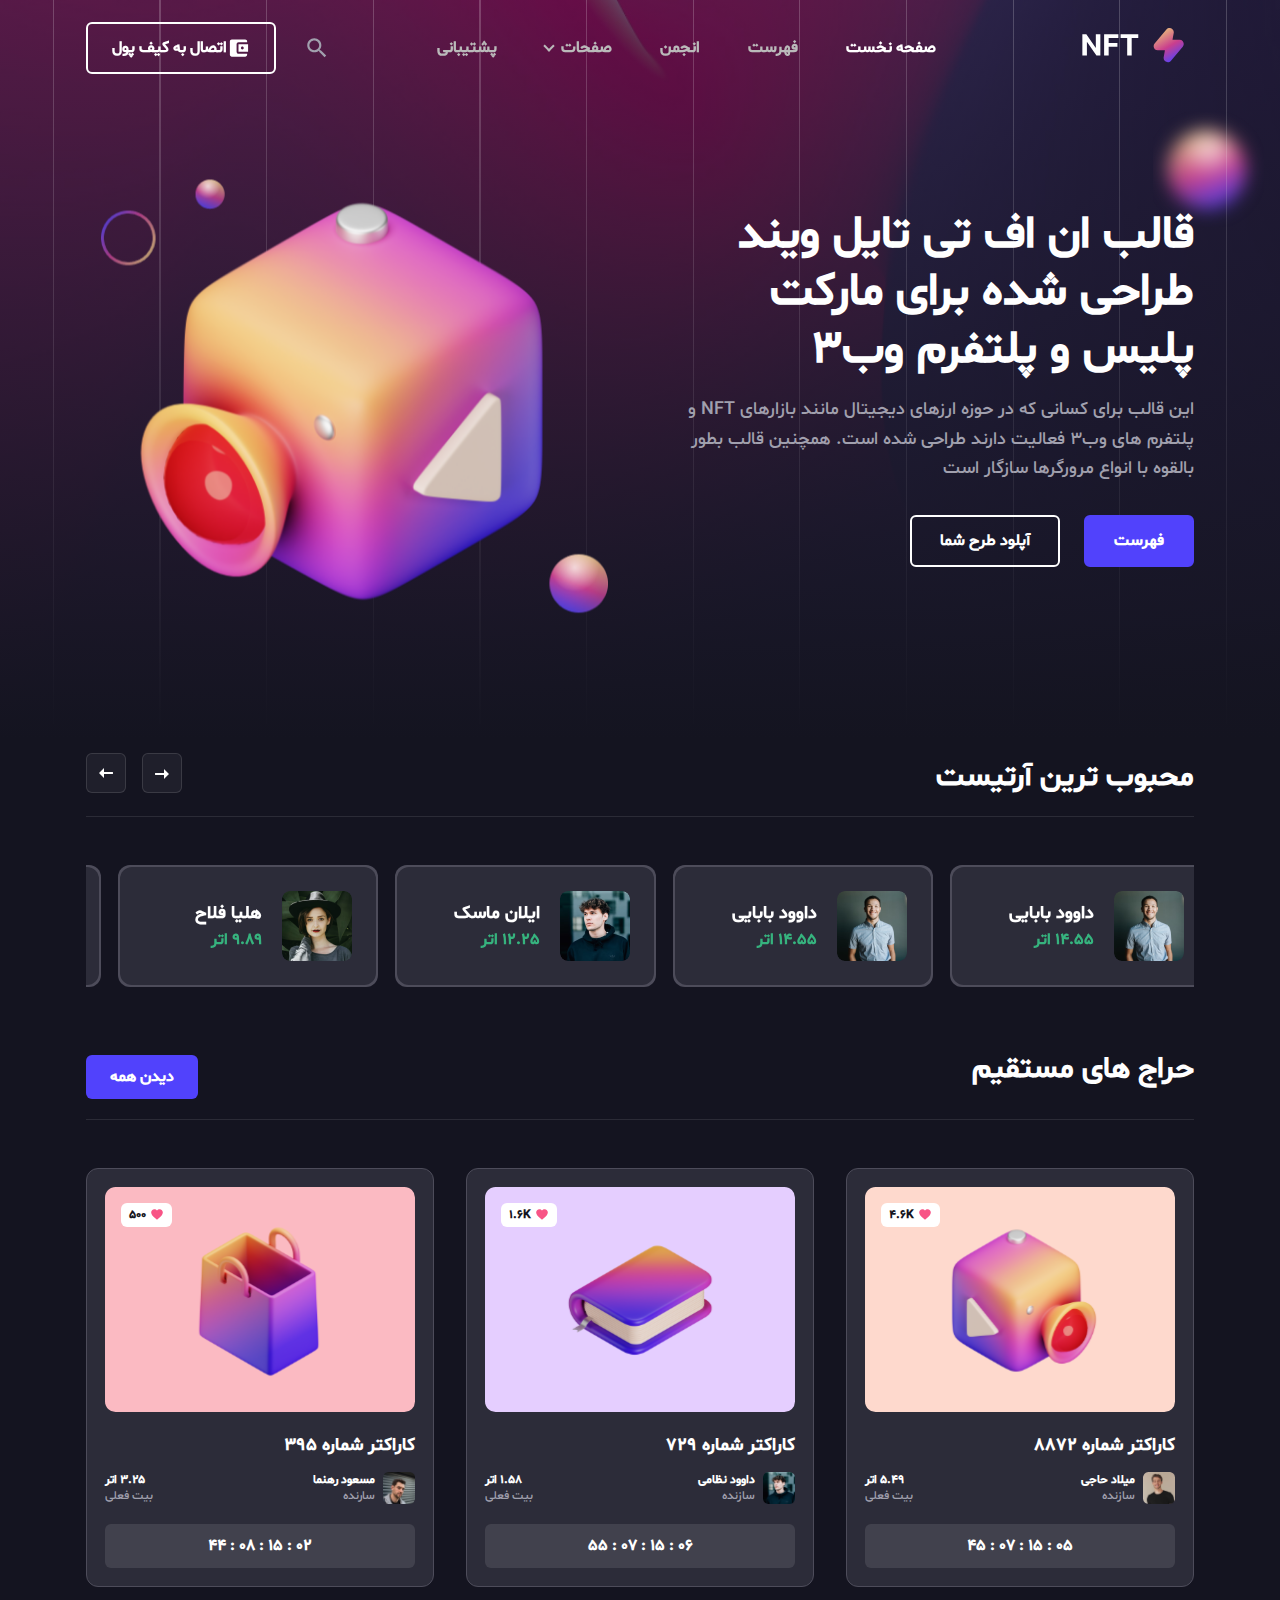
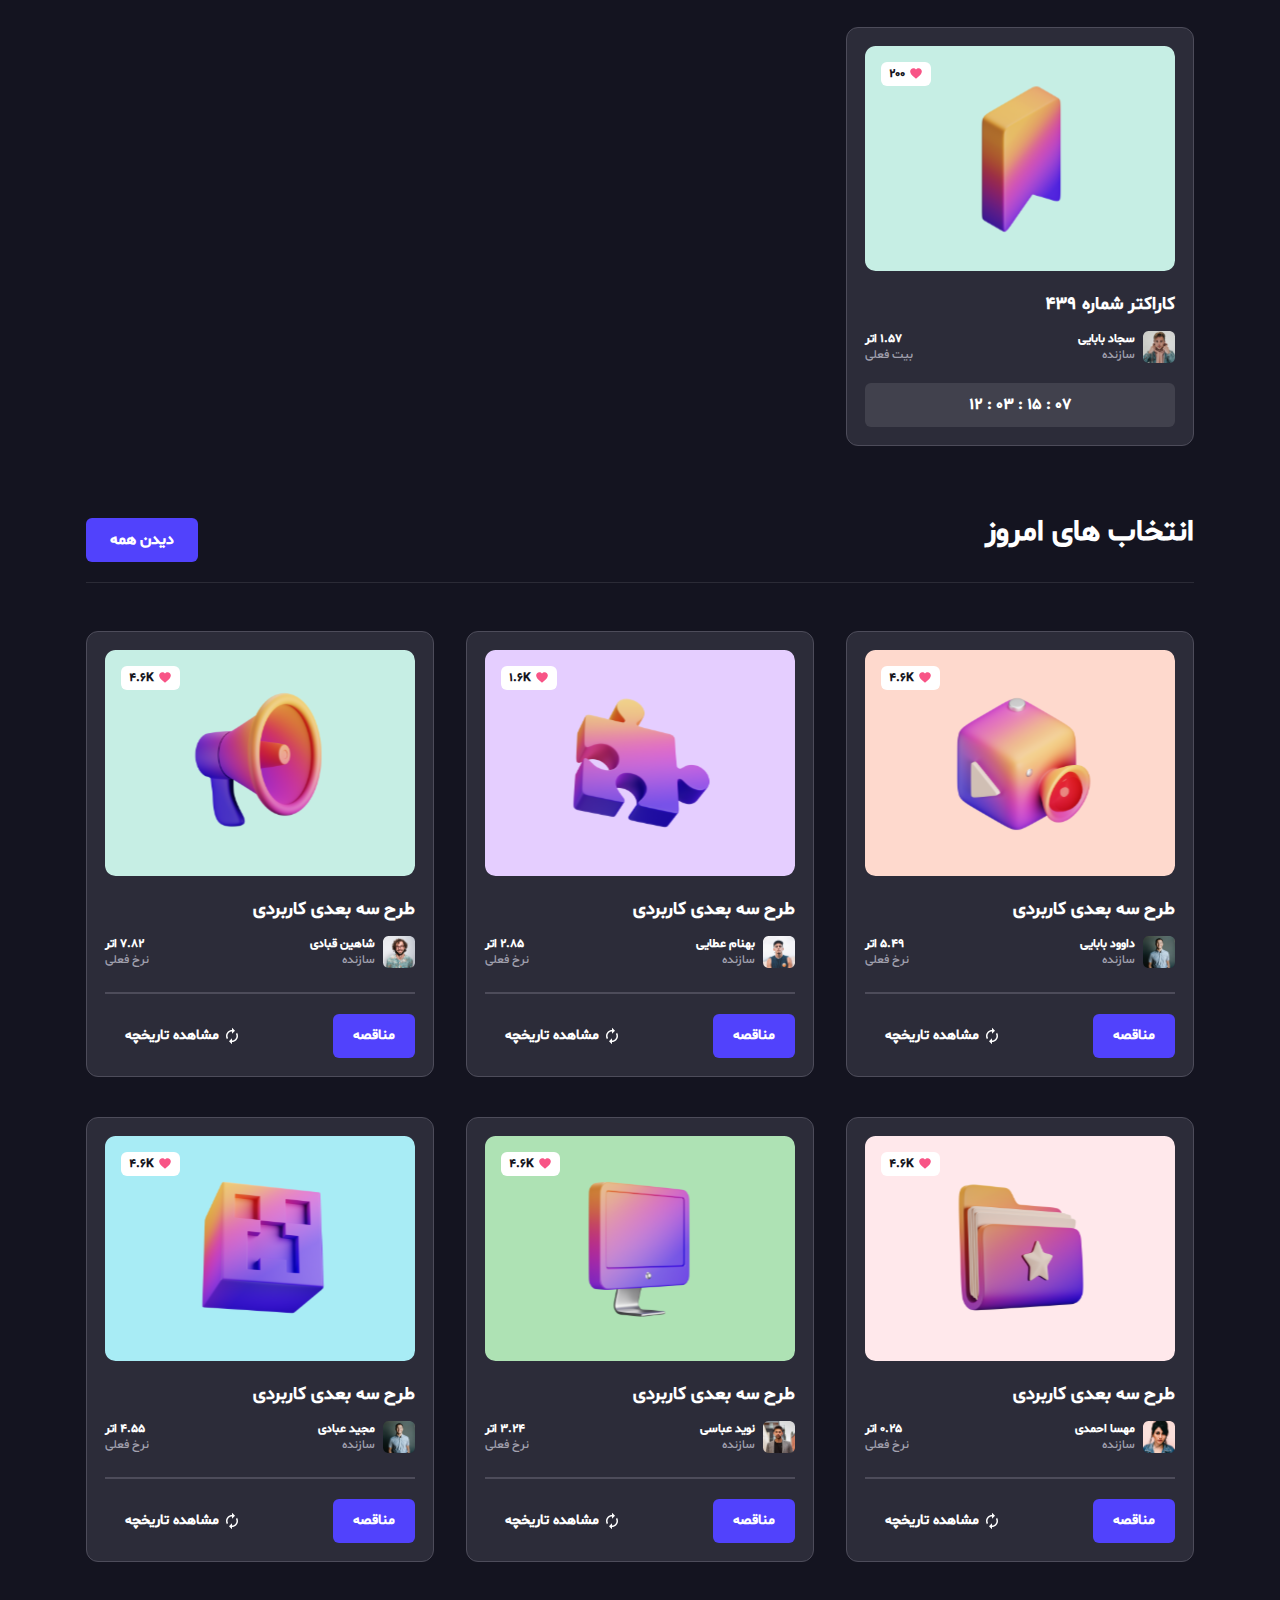
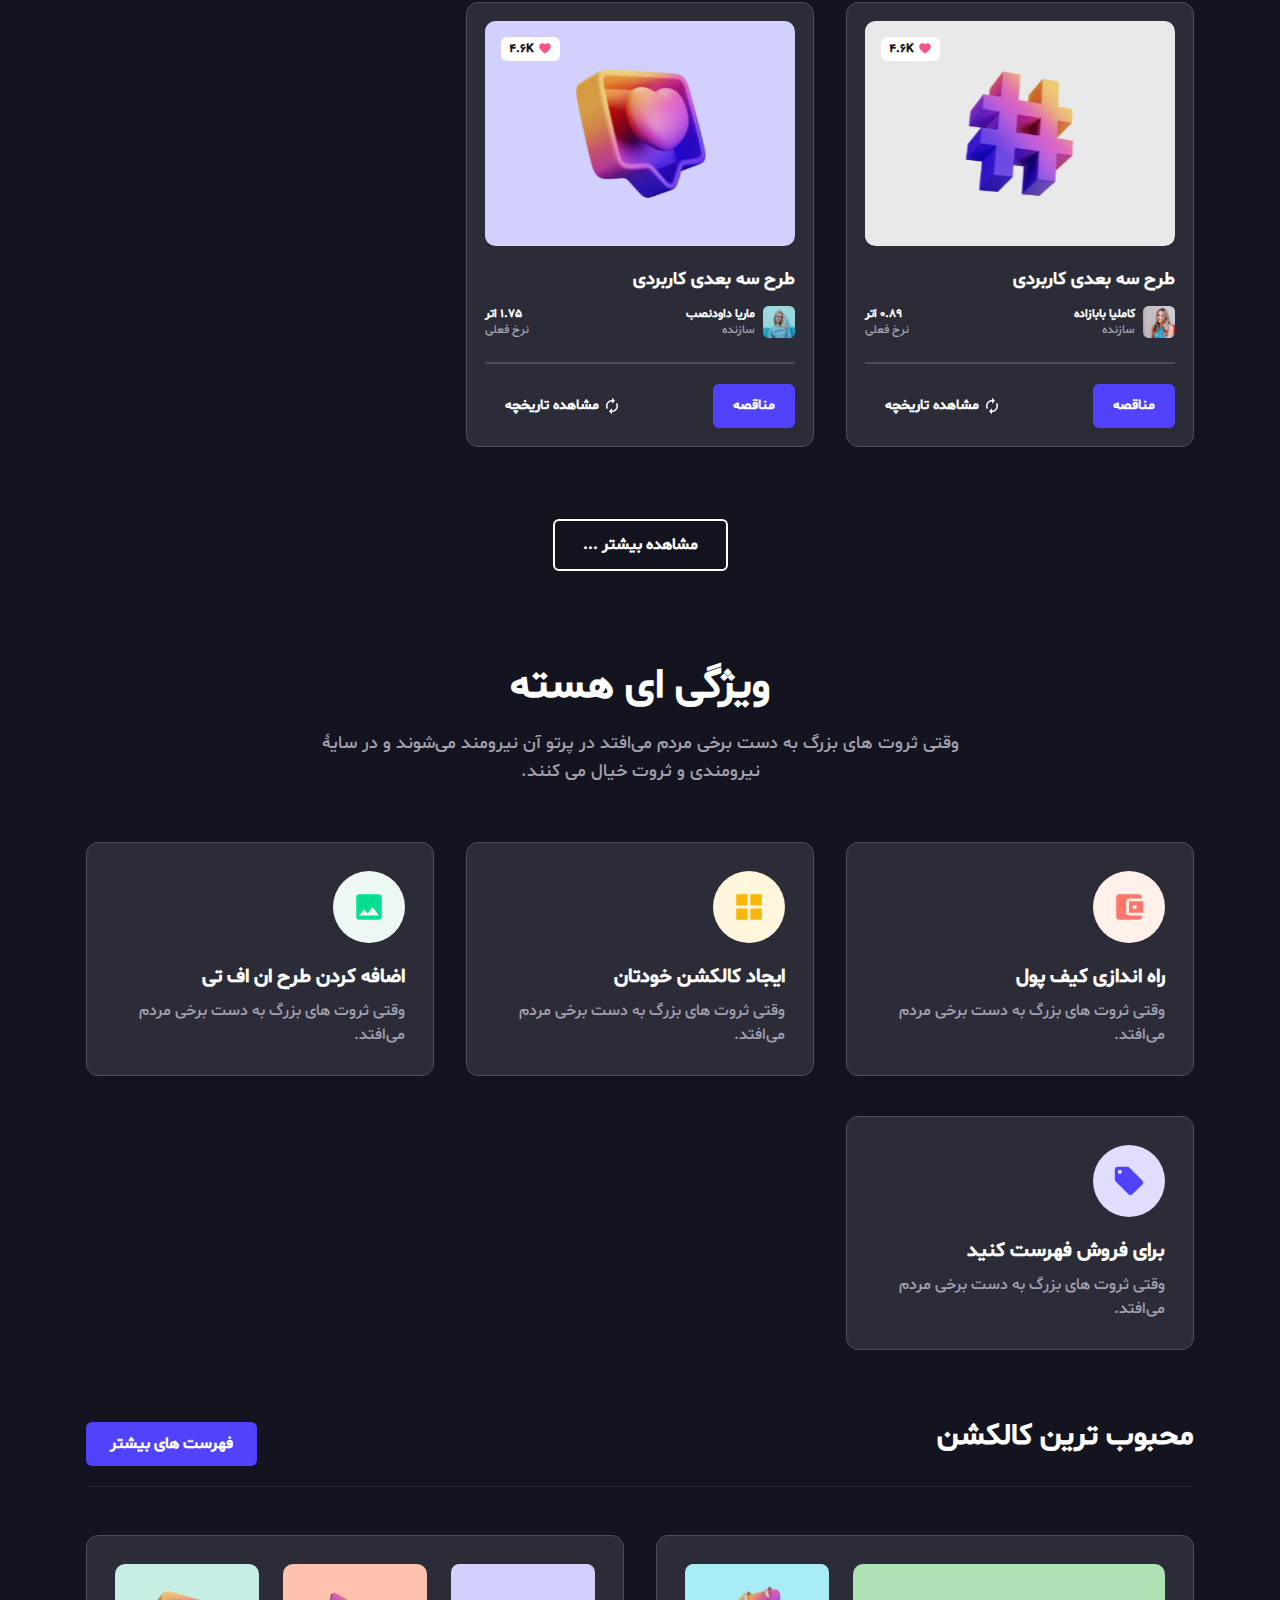
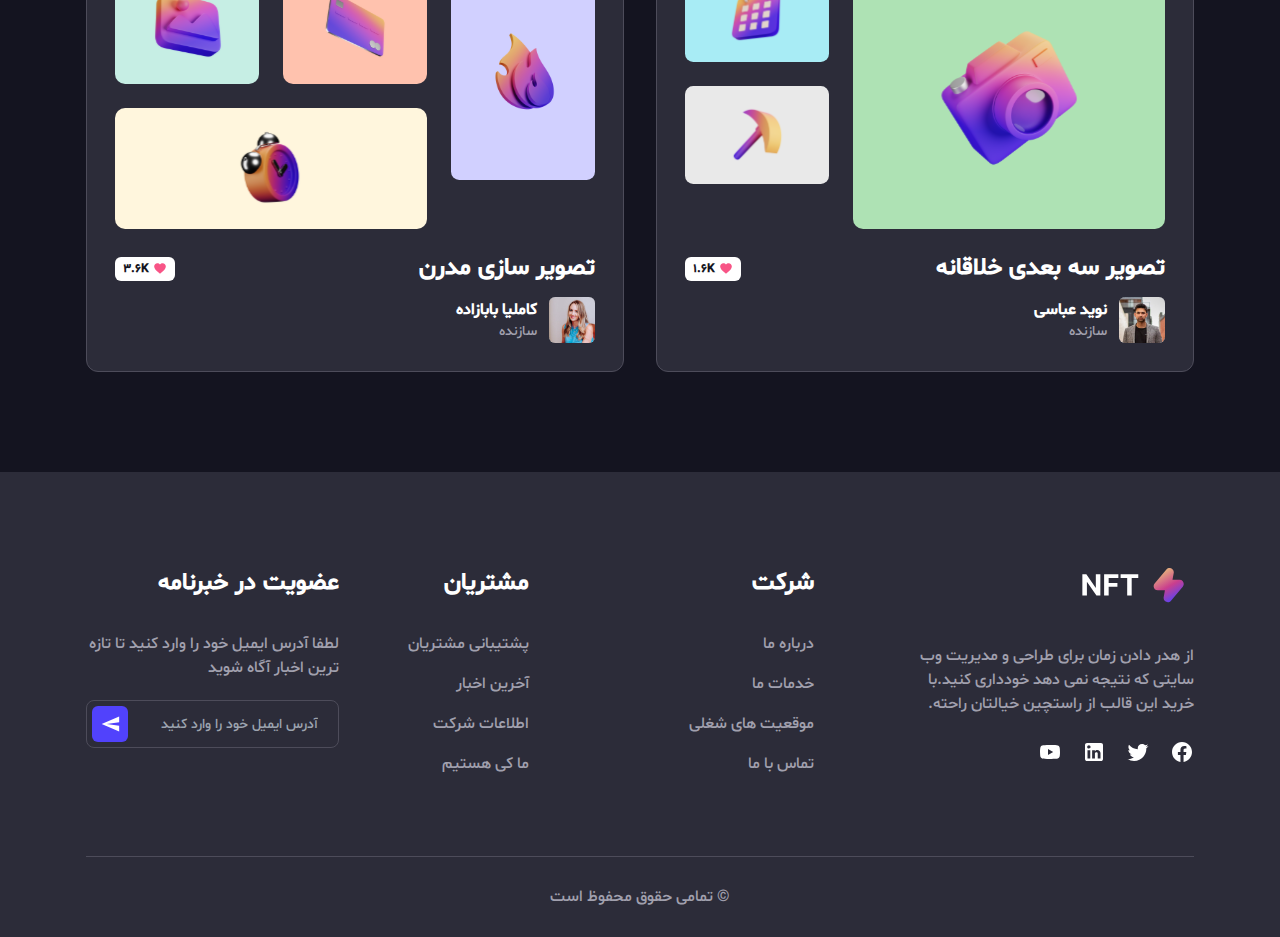
<file: index.html>
<!DOCTYPE html>
<html lang="en">
<head>
 <meta charset="UTF-8" />
 <meta http-equiv="X-UA-Compatible" content="IE=edge" />
 <meta name="viewport" content="width=device-width, initial-scale=1.0" />
 <title>قالب ان اف تی تایل ویند | NFT Tailwind Template</title>
 <link rel="shortcut icon" href="assets/images/favicon.png" type="image/x-icon" />

 <link rel="stylesheet" href="assets/css/animate.css" />
 <link rel="stylesheet" href="assets/css/tiny-slider.css" />
 <link rel="stylesheet" href="assets/css/tailwind.css" />
 <script src="assets/js/wow.min.js"></script>
 <script>
  // ===== wow js
  new WOW().init();
 </script>
 <script defer src="assets/js/alpine.min.js"></script>
</head>
<body class="a0" x-data="{scrolledFromTop: false}" x-init="window.pageYOffset >= 50 ? scrolledFromTop = true : scrolledFromTop = false" @scroll.window="window.pageYOffset >= 50 ? scrolledFromTop = true : scrolledFromTop = false">

<header x-data="{navbarOpen: false,submenuOpen: false}" class="header a1 a2 a3 a4 a5 a6 a7 a8" :class="scrolledFromTop ? 'a9 aa ab ac ad' : ' a9' ">
 <div class="ae rtl-dir">
  <div class="af ag[-16px] a3 a5 ah">
   <div class="ai aj ak">
    <a href="index.html" class="header-logo al a4" :class="scrolledFromTop ? 'am lg:an' : 'ao lg:ap' ">
     <img src="assets/images/logo.svg" alt="logo" class="aq aj" />
    </a>
   </div>
   <div class="a3 a4 a5 ah ak">
    <div>
     <button @click="navbarOpen = !navbarOpen " :class="navbarOpen && 'navbarTogglerActive' " id="navbarToggler" name="navbarToggler" aria-label="navbarToggler" class="ar as at/2 al au[-50%] av aw ax[6px] ay focus:az lg:aA">
      <span :class="navbarOpen && 'aB aC aD[7px]' " class="af aE[6px] al aF[2px] aG[30px] aH"></span>
      <span :class="navbarOpen && 'aI' " class="af aE[6px] al aF[2px] aG[30px] aH"></span>
      <span :class="navbarOpen && 'aD[-8px] aJ[135deg]' " class="af aE[6px] al aF[2px] aG[30px] aH"></span>
     </button>
     <nav :class="!navbarOpen && 'aA' " id="navbarCollapse" class="ar as aK a4 aL[250px] av aM aN lg:aO lg:al lg:a4 lg:aj lg:a6 aP lg:aQ lg:ak lg:aR xl:aS">
      <ul class="aT lg:a3">
       <li class="aU af">
        <a href="index.html" class="aV a3 an aW aX aZ group-hover:aZ lg:a_ lg:a10 lg:a11 lg:a12">
         صفحه نخست
        </a>
       </li>
       <li class="aU af">
        <a href="explore-items.html" class="aV a3 an aW aX aY[#bababa] group-hover:aZ lg:a_ lg:a13 lg:a10 lg:a11 lg:a12 xl:a14">
         فهرست
        </a>
       </li>
       <li class="aU af">
        <a href="javascript:void(0)" class="aV a3 an aW aX aY[#bababa] group-hover:aZ lg:a_ lg:a13 lg:a10 lg:a11 lg:a12 xl:a14">
         انجمن
        </a>
       </li>
       <li class="aU submenu-item af">
        <a href="javascript:void(0)" @click="submenuOpen = !submenuOpen" class="af aV a3 an aW aX aY[#bababa] after:ar after:a15 after:at/2 after:a16[-2px] after:a17 after:a18 after:au[-50%] after:aC after:a19 after:a1a after:a1b group-hover:aZ lg:a_ lg:a13 lg:a10 lg:a11 lg:a1c lg:a1d lg:after:a1e xl:a14">
         صفحات
        </a>
        <div :class="submenuOpen ? 'al' : 'aA' " class="submenu af aK a2 aG[250px] a1f aa a1g a1h[top] a1i group-hover:a1j lg:a1k lg:ar lg:aD[110%] lg:al lg:aI lg:aN lg:group-hover:a1l lg:group-hover:aK">
         <a href="explore-items.html" class="al a1m ax[10px] ak a1n a1o aY[#bababa] hover:aZ">
          آیتم فهرست
         </a>
         <a href="item-details.html" class="al a1m ax[10px] ak a1n a1o aY[#bababa] hover:aZ">
          مشخصات آیتم
         </a>
         <a href="create-item.html" class="al a1m ax[10px] ak a1n a1o aY[#bababa] hover:aZ">
          ایجاد آیتم
         </a>
         <a href="connect-wallet.html" class="al a1m ax[10px] ak a1n a1o aY[#bababa] hover:aZ">
          اتصال به کیف پول
         </a>
         <a href="support.html" class="al a1m ax[10px] ak a1n a1o aY[#bababa] hover:aZ">
          پشتیبانی
         </a>
         <a href="signin.html" class="al a1m ax[10px] ak a1n a1o aY[#bababa] hover:aZ">
          ورود به سیستم
         </a>
         <a href="signup.html" class="al a1m ax[10px] ak a1n a1o aY[#bababa] hover:aZ">
             ایجاد حساب کاربری
         </a>
        </div>
       </li>
       <li class="aU af">
        <a href="support.html" class="aV a3 an aW aX aY[#bababa] group-hover:aZ lg:a_ lg:a13 lg:a10 lg:a11 lg:a12 xl:a14">
         پشتیبانی
        </a>
       </li>
      </ul>
     </nav>
    </div>
    <div class="aA a1p a1q sm:a3 lg:a1r">
     <div class="aU af aA md:a3">
      <button class="aP a1s aW aX a1t a7 hover:a1u lg:ak xl:a1s" name="search" aria-label="search">
       <svg width="26" height="26" viewBox="0 0 26 26" fill="none" xmlns="http://www.w3.org/2000/svg">
        <path d="M10.2917 3.25C12.1592 3.25 13.9503 3.99189 15.2709 5.31246C16.5914 6.63303 17.3333 8.4241 17.3333 10.2917C17.3333 12.0358 16.6942 13.6392 15.6433 14.8742L15.9358 15.1667H16.7917L22.2083 20.5833L20.5833 22.2083L15.1667 16.7917V15.9358L14.8742 15.6433C13.6392 16.6942 12.0358 17.3333 10.2917 17.3333C8.4241 17.3333 6.63303 16.5914 5.31246 15.2709C3.99189 13.9503 3.25 12.1592 3.25 10.2917C3.25 8.4241 3.99189 6.63303 5.31246 5.31246C6.63303 3.99189 8.4241 3.25 10.2917 3.25ZM10.2917 5.41667C7.58333 5.41667 5.41667 7.58333 5.41667 10.2917C5.41667 13 7.58333 15.1667 10.2917 15.1667C13 15.1667 15.1667 13 15.1667 10.2917C15.1667 7.58333 13 5.41667 10.2917 5.41667Z" fill="currentColor" />
       </svg>
      </button>
      <div class="a1k ar aD[110%] a1e aG[250px] a1f aa a1v aI a1w group-hover:a1l group-hover:aK group-hover:a1j">
       <form class="a3">
        <input type="text" placeholder="جستجو کنید..." class="a4 a6 an ak aZ a1x" />
        <button class="aZ" name="search-button" aria-label="search-button">
         <svg width="26" height="26" viewBox="0 0 26 26" fill="none" xmlns="http://www.w3.org/2000/svg">
          <path d="M10.2917 3.25C12.1592 3.25 13.9503 3.99189 15.2709 5.31246C16.5914 6.63303 17.3333 8.4241 17.3333 10.2917C17.3333 12.0358 16.6942 13.6392 15.6433 14.8742L15.9358 15.1667H16.7917L22.2083 20.5833L20.5833 22.2083L15.1667 16.7917V15.9358L14.8742 15.6433C13.6392 16.6942 12.0358 17.3333 10.2917 17.3333C8.4241 17.3333 6.63303 16.5914 5.31246 15.2709C3.99189 13.9503 3.25 12.1592 3.25 10.2917C3.25 8.4241 3.99189 6.63303 5.31246 5.31246C6.63303 3.99189 8.4241 3.25 10.2917 3.25ZM10.2917 5.41667C7.58333 5.41667 5.41667 7.58333 5.41667 10.2917C5.41667 13 7.58333 15.1667 10.2917 15.1667C13 15.1667 15.1667 13 15.1667 10.2917C15.1667 7.58333 13 5.41667 10.2917 5.41667Z" fill="currentColor" />
         </svg>
        </button>
       </form>
      </div>
     </div>
     <a href="connect-wallet.html" class="a3 a5 a1f a1y a1z aP aS aW aX aZ a7 a1i a1A hover:a1B hover:a1C lg:ak xl:aS">
<span class="a1DD">
<svg width="23" height="24" viewBox="0 0 23 24" fill="none" xmlns="http://www.w3.org/2000/svg">
<path d="M20.125 17.75V18.7083C20.125 19.2167 19.9231 19.7042 19.5636 20.0636C19.2042 20.4231 18.7167 20.625 18.2083 20.625H4.79167C3.72792 20.625 2.875 19.7625 2.875 18.7083V5.29167C2.875 4.78333 3.07693 4.29582 3.43638 3.93638C3.79582 3.57693 4.28334 3.375 4.79167 3.375H18.2083C18.7167 3.375 19.2042 3.57693 19.5636 3.93638C19.9231 4.29582 20.125 4.78333 20.125 5.29167V6.25H11.5C10.4363 6.25 9.58333 7.1125 9.58333 8.16667V15.8333C9.58333 16.3417 9.78527 16.8292 10.1447 17.1886C10.5042 17.5481 10.9917 17.75 11.5 17.75H20.125ZM11.5 15.8333H21.0833V8.16667H11.5V15.8333ZM15.3333 13.4375C14.9521 13.4375 14.5865 13.286 14.3169 13.0165C14.0473 12.7469 13.8958 12.3812 13.8958 12C13.8958 11.6188 14.0473 11.2531 14.3169 10.9835C14.5865 10.714 14.9521 10.5625 15.3333 10.5625C15.7146 10.5625 16.0802 10.714 16.3498 10.9835C16.6194 11.2531 16.7708 11.6188 16.7708 12C16.7708 12.3812 16.6194 12.7469 16.3498 13.0165C16.0802 13.286 15.7146 13.4375 15.3333 13.4375Z" fill="white" />
</svg>
</span>
      اتصال به کیف پول
     </a>
    </div>
   </div>
  </div>
 </div>
</header>


<section id="home" class="af a2o a2p a38 a39 a3a a1E[150px] a1F" style="background-image: url('assets/images/hero/common-bg.jpg')">
 <div class="ar a2 a1 a3b a30 a4" style="
          background: linear-gradient(
            180deg,
            rgba(20, 20, 32, 0.65) 0%,
            #141420 100%
          );
        "></div>
 <div class="ae">
  <div class="a1R a3 a1S a5 rtl-dir">
   <div class="a4 ak lg:a1T/2">
    <div class="a2w aL[570px] lg:a2x">
     <h1 class="a1M aY[40px] a1O a1P aZ md:aY[50px] lg:aY[40px] xl:aY[46px] 2xl:aY[50px] sm:text-[46px]">
      قالب ان اف تی تایل ویند طراحی شده برای مارکت پلیس و پلتفرم وب3
     </h1>
     <p class="a2e a1Q a1o a3c a1t mdd:a3dd">
      این قالب برای کسانی که در حوزه ارزهای دیجیتال مانند بازارهای NFT و پلتفرم های وب3 فعالیت دارند طراحی شده است. همچنین قالب بطور بالقوه با انواع مرورگرها سازگار است
     </p>
     <div class="flex flex-wrap items-center">
      <a href="explore-items.html" class="a2c a1Y a10 a5 a1Z a1f a1y a1B a1C aP a1s aW aX aZ a1w hover:a36">
       فهرست
      </a>
      <a href="create-item.html" class="a1Y a10 a5 a1Z a1f a1y a1z aP a1s aW aX aZ a1w hover:a1B hover:a1C">
       آپلود طرح شما
      </a>
     </div>
    </div>
   </div>
   <div class="a4 ak lg:a1T/2">
    <div class="a1L">
     <img src="assets/images/hero/hero-image.svg" alt="hero image" class="a1J aj" />
    </div>
   </div>
  </div>
 </div>
 <div>
<span class="ar a3e a3f a3b">
<svg width="111" height="115" viewBox="0 0 111 115" fill="none" xmlns="http://www.w3.org/2000/svg">
<g filter="url(#filter0_f_21_53)">
<g filter="url(#filter1_i_21_53)">
<path fill-rule="evenodd" clip-rule="evenodd" d="M73.287 91.7144C92.1417 80.8286 98.5953 56.729 87.7122 37.8789C76.8291 19.0288 52.7314 12.568 33.8767 23.4537C15.0312 34.3342 8.56843 58.4391 19.4515 77.2892C30.3346 96.1393 54.4415 102.595 73.287 91.7144Z" fill="url(#paint0_linear_21_53)" />
</g>
<path opacity="0.7" fill-rule="evenodd" clip-rule="evenodd" d="M69.4961 86.3067C86.2379 76.6408 91.9683 55.2418 82.3048 38.5041C72.6412 21.7663 51.244 16.0295 34.5021 25.6954C17.7685 35.3566 12.0299 56.7603 21.6934 73.498C31.357 90.2358 52.7625 95.9679 69.4961 86.3067Z" fill="url(#paint1_radial_21_53)" />
</g>
<defs>
<filter id="filter0_f_21_53" x="-3.83423" y="0.165771" width="114.834" height="114.834" filterUnits="userSpaceOnUse" color-interpolation-filters="sRGB">
<feFlood flood-opacity="0" result="BackgroundImageFix" />
<feBlend mode="normal" in="SourceGraphic" in2="BackgroundImageFix" result="shape" />
<feGaussianBlur stdDeviation="9" result="effect1_foregroundBlur_21_53" />
</filter>
<filter id="filter1_i_21_53" x="14.1658" y="10.1658" width="86.8342" height="86.8342" filterUnits="userSpaceOnUse" color-interpolation-filters="sRGB">
<feFlood flood-opacity="0" result="BackgroundImageFix" />
<feBlend mode="normal" in="SourceGraphic" in2="BackgroundImageFix" result="shape" />
<feColorMatrix in="SourceAlpha" type="matrix" values="0 0 0 0 0 0 0 0 0 0 0 0 0 0 0 0 0 0 127 0" result="hardAlpha" />
<feOffset dx="8" dy="-8" />
<feGaussianBlur stdDeviation="10" />
<feComposite in2="hardAlpha" operator="arithmetic" k2="-1" k3="1" />
<feColorMatrix type="matrix" values="0 0 0 0 0.168627 0 0 0 0 0.168627 0 0 0 0 0.321569 0 0 0 0.25 0" />
<feBlend mode="normal" in2="shape" result="effect1_innerShadow_21_53" />
</filter>
<linearGradient id="paint0_linear_21_53" x1="31.6878" y1="19.1263" x2="63.3007" y2="99.1224" gradientUnits="userSpaceOnUse">
<stop stop-color="#EBC77A" />
<stop offset="0.541667" stop-color="#CA3F8D" />
<stop offset="1" stop-color="#5142FC" />
</linearGradient>
<radialGradient id="paint1_radial_21_53" cx="0" cy="0" r="1" gradientUnits="userSpaceOnUse" gradientTransform="translate(56.6039 36.9093) rotate(63.4349) scale(29.0091)">
<stop stop-color="white" />
<stop offset="1" stop-color="white" stop-opacity="0" />
</radialGradient>
</defs>
</svg>
</span>
  <div class="ar a2 a1 a3b a3 a30 a4 a3g a3h">
<span class="a30 aG[1.1px] a3i a3j a3k aA lg:a3">
</span>
   <span class="a30 aG[1.1px] a3i a3j a3k aA lg:a3">
</span>
   <span class="a30 aG[1.1px] a3i a3j a3k aA lg:a3">
</span>
   <span class="a30 aG[1.1px] a3i a3j a3k aA md:a3">
</span>
   <span class="a30 aG[1.1px] a3i a3j a3k aA md:a3">
</span>
   <span class="a30 aG[1.1px] a3i a3j a3k aA md:a3">
</span>
   <span class="a30 aG[1.1px] a3i a3j a3k">
</span>
   <span class="a30 aG[1.1px] a3i a3j a3k">
</span>
   <span class="a30 aG[1.1px] a3i a3j a3k">
</span>
   <span class="a30 aG[1.1px] a3i a3j a3k">
</span>
   <span class="a30 aG[1.1px] a3i a3j a3k">
</span>
   <span class="a30 aG[1.1px] a3i a3j a3k">
</span>
  </div>
 </div>
</section>


<section class="a35">
 <div class="ae">
  <div class="a2w a3l a1z a3m">
   <div class="a1R a3">
    <div class="a4 ak">
     <h2 class="a1Y a3n a1O aZ t-right">
      محبوب ترین آرتیست
     </h2>
    </div>
   </div>
  </div>
  <div class="af rtl-dir">
   <div class="artists-slider a1R a3 a1S rtl-dir" dir="rtl">
    <div class="a4 ak md:a1T/2 xl:a1T/3 2xl:a1T/4">
     <div class="gradient-bg a1Y a1V a2T[2px] rtl-dir">
      <div class="a3 a5 a1V aM a3o  rtl-dir">
       <div class="a2c aF[70px] a4 aL[70px] a2p av">
        <img src="assets/images/artists/image-01.png" alt="artists" class="a30 a4 a31 a32" />
       </div>
       <div class="a4">
        <h3 class="a2E a1Q aX aZ">
         داوود بابایی
        </h3>
        <span class="aW aX a3p">
14.55 اتر
</span>
       </div>
      </div>
     </div>
    </div>
    <div class="a4 ak md:a1T/2 xl:a1T/3 2xl:a1T/4">
     <div class="gradient-bg a1Y a1V a2T[2px]">
      <div class="a3 a5 a1V aM a3o rtl-dir">
       <div class="a2c aF[70px] a4 aL[70px] a2p av">
        <img src="assets/images/artists/image-01.png" alt="artists" class="a30 a4 a31 a32" />
       </div>
       <div class="a4">
        <h3 class="a2E a1Q aX aZ">
         داوود بابایی
        </h3>
        <span class="aW aX a3p">
14.55 اتر
</span>
       </div>
      </div>
     </div>
    </div>
    <div class="a4 ak md:a1T/2 xl:a1T/3 2xl:a1T/4">
     <div class="gradient-bg a1Y a1V a2T[2px]">
      <div class="a3 a5 a1V aM a3o rtl-dir">
       <div class="a2c aF[70px] a4 aL[70px] a2p av">
        <img src="assets/images/artists/image-02.png" alt="artists" class="a30 a4 a31 a32" />
       </div>
       <div class="a4">
        <h3 class="a2E a1Q aX aZ">
         ایلان ماسک
        </h3>
        <span class="aW aX a3p">
12.25 اتر
</span>
       </div>
      </div>
     </div>
    </div>
    <div class="a4 ak md:a1T/2 xl:a1T/3 2xl:a1T/4">
     <div class="gradient-bg a1Y a1V a2T[2px]">
      <div class="a3 a5 a1V aM a3o rtl-dir">
       <div class="a2c aF[70px] a4 aL[70px] a2p av">
        <img src="assets/images/artists/image-03.png" alt="artists" class="a30 a4 a31 a32" />
       </div>
       <div class="a4">
        <h3 class="a2E a1Q aX aZ">
         هلیا فلاح
        </h3>
        <span class="aW aX a3p">
9.89 اتر
</span>
       </div>
      </div>
     </div>
    </div>
    <div class="a4 ak md:a1T/2 xl:a1T/3 2xl:a1T/4">
     <div class="gradient-bg a1Y a1V a2T[2px]">
      <div class="a3 a5 a1V aM a3o rtl-dir">
       <div class="a2c aF[70px] a4 aL[70px] a2p av">
        <img src="assets/images/artists/image-04.png" alt="artists" class="a30 a4 a31 a32" />
       </div>
       <div class="a4">
        <h3 class="a2E a1Q aX aZ">
         عباسی عابدی
        </h3>
        <span class="aW aX a3p">
2.09 اتر
</span>
       </div>
      </div>
     </div>
    </div>
   </div>
  </div>
 </div>
</section>


<section class="a3q">
 <div class="ae">
  <div class="a2w a3l a1z a3m">
   <div class="ah sm:a3 rtl-dir">
    <h2 class="a1M a3n a1O a3r aZ">
        حراج های مستقیم
    </h2>
    <a href="javascript:void(0)" class="a1Y a10 a5 a1Z a1f a1C ax[10px] aS aW aX aZ a1w hover:a36">
     دیدن همه
    </a>
   </div>
  </div>
  <div class="a1R a3 a1S rtl-dir">
   <div class="a4 ak md:a1T/2 lg:a1T/3 2xl:a1T/4">
    <div class="a1U a1V a1W a1G aM a2T[18px]">
     <div class="af a1Y a2p av">
      <img src="assets/images/auctions/image-01.svg" alt="auctions" class="a4" />
      <button class="ar as a2U a10 a5 a1f aH a2V a2W">
       <svg width="14" height="14" viewBox="0 0 14 14" fill="none" xmlns="http://www.w3.org/2000/svg">
        <path d="M6.99999 11.8709L6.15416 11.1009C3.14999 8.37675 1.16666 6.57425 1.16666 4.37508C1.16666 2.57258 2.57832 1.16675 4.37499 1.16675C5.38999 1.16675 6.36416 1.63925 6.99999 2.38008C7.63582 1.63925 8.60999 1.16675 9.62499 1.16675C11.4217 1.16675 12.8333 2.57258 12.8333 4.37508C12.8333 6.57425 10.85 8.37675 7.84582 11.1009L6.99999 11.8709Z" fill="#F85486" />
       </svg>
       <span class="a2X a2Y aX a23">
4.6K
</span>
      </button>
     </div>
     <div>
      <h3>
       <a href="javascript:void(0)" class="a2D a2a a1Q aX aZ hover:a1u">
        کاراکتر شماره 8872
       </a>
      </h3>
      <div class="a1Y a3 a5 ah">
       <div class="a4">
        <div class="a3 a5">
         <div class="a2Z a2_ a4 aL[32px] a1f">
          <img src="assets/images/auctions/creator-01.png" alt="سازنده" class="a30 a4 a31 a32" />
         </div>
         <div class="a4">
          <h4 class="a2Y aX aZ">
           میلاد حاجی
           <span class="al a2Y a1o a1t">
سازنده
</span>
          </h4>
         </div>
        </div>
       </div>
       <div class="a4">
        <h5 class="a33 a2Y aX aZ">
         5.49 اتر
         <span class="al a2Y a1o a1t">
بیت فعلی
</span>
        </h5>
       </div>
      </div>
      <div class="a3 a5 a1Z a1f aH a3s a2T[10px] aW aX aZ">
       05 : 15 : 07 : 45
      </div>
     </div>
    </div>
   </div>
   <div class="a4 ak md:a1T/2 lg:a1T/3 2xl:a1T/4">
    <div class="a1U a1V a1W a1G aM a2T[18px]">
     <div class="af a1Y a2p av">
      <img src="assets/images/auctions/image-02.svg" alt="auctions" class="a4" />
      <button class="ar as a2U a10 a5 a1f aH a2V a2W">
       <svg width="14" height="14" viewBox="0 0 14 14" fill="none" xmlns="http://www.w3.org/2000/svg">
        <path d="M6.99999 11.8709L6.15416 11.1009C3.14999 8.37675 1.16666 6.57425 1.16666 4.37508C1.16666 2.57258 2.57832 1.16675 4.37499 1.16675C5.38999 1.16675 6.36416 1.63925 6.99999 2.38008C7.63582 1.63925 8.60999 1.16675 9.62499 1.16675C11.4217 1.16675 12.8333 2.57258 12.8333 4.37508C12.8333 6.57425 10.85 8.37675 7.84582 11.1009L6.99999 11.8709Z" fill="#F85486" />
       </svg>
       <span class="a2X a2Y aX a23">
1.6K
</span>
      </button>
     </div>
     <div>
      <h3>
       <a href="javascript:void(0)" class="a2D a2a a1Q aX aZ hover:a1u">
        کاراکتر شماره 729
       </a>
      </h3>
      <div class="a1Y a3 a5 ah">
       <div class="a4">
        <div class="a3 a5">
         <div class="a2Z a2_ a4 aL[32px] a1f">
          <img src="assets/images/auctions/creator-02.png" alt="سازنده" class="a30 a4 a31 a32" />
         </div>
         <div class="a4">
          <h4 class="a2Y aX aZ">
           داوود نظامی
           <span class="al a2Y a1o a1t">
سازنده
</span>
          </h4>
         </div>
        </div>
       </div>
       <div class="a4">
        <h5 class="a33 a2Y aX aZ">
         1.58 اتر
         <span class="al a2Y a1o a1t">
بیت فعلی
</span>
        </h5>
       </div>
      </div>
      <div class="a3 a5 a1Z a1f aH a3s a2T[10px] aW aX aZ">
       06 : 15 : 07 : 55
      </div>
     </div>
    </div>
   </div>
   <div class="a4 ak md:a1T/2 lg:a1T/3 2xl:a1T/4">
    <div class="a1U a1V a1W a1G aM a2T[18px]">
     <div class="af a1Y a2p av">
      <img src="assets/images/auctions/image-03.svg" alt="auctions" class="a4" />
      <button class="ar as a2U a10 a5 a1f aH a2V a2W">
       <svg width="14" height="14" viewBox="0 0 14 14" fill="none" xmlns="http://www.w3.org/2000/svg">
        <path d="M6.99999 11.8709L6.15416 11.1009C3.14999 8.37675 1.16666 6.57425 1.16666 4.37508C1.16666 2.57258 2.57832 1.16675 4.37499 1.16675C5.38999 1.16675 6.36416 1.63925 6.99999 2.38008C7.63582 1.63925 8.60999 1.16675 9.62499 1.16675C11.4217 1.16675 12.8333 2.57258 12.8333 4.37508C12.8333 6.57425 10.85 8.37675 7.84582 11.1009L6.99999 11.8709Z" fill="#F85486" />
       </svg>
       <span class="a2X a2Y aX a23">
500
</span>
      </button>
     </div>
     <div>
      <h3>
       <a href="javascript:void(0)" class="a2D a2a a1Q aX aZ hover:a1u">
        کاراکتر شماره 395
       </a>
      </h3>
      <div class="a1Y a3 a5 ah">
       <div class="a4">
        <div class="a3 a5">
         <div class="a2Z a2_ a4 aL[32px] a1f">
          <img src="assets/images/auctions/creator-03.png" alt="سازنده" class="a30 a4 a31 a32" />
         </div>
         <div class="a4">
          <h4 class="a2Y aX aZ">
           مسعود رهنما
           <span class="al a2Y a1o a1t">
سارنده
</span>
          </h4>
         </div>
        </div>
       </div>
       <div class="a4">
        <h5 class="a33 a2Y aX aZ">
         3.25 اتر
         <span class="al a2Y a1o a1t">
بیت فعلی
</span>
        </h5>
       </div>
      </div>
      <div class="a3 a5 a1Z a1f aH a3s a2T[10px] aW aX aZ">
       02 : 15 : 08 : 44
      </div>
     </div>
    </div>
   </div>
   <div class="a4 ak md:a1T/2 lg:a1T/3 2xl:a1T/4">
    <div class="a1U a1V a1W a1G aM a2T[18px]">
     <div class="af a1Y a2p av">
      <img src="assets/images/auctions/image-04.svg" alt="auctions" class="a4" />
      <button class="ar as a2U a10 a5 a1f aH a2V a2W">
       <svg width="14" height="14" viewBox="0 0 14 14" fill="none" xmlns="http://www.w3.org/2000/svg">
        <path d="M6.99999 11.8709L6.15416 11.1009C3.14999 8.37675 1.16666 6.57425 1.16666 4.37508C1.16666 2.57258 2.57832 1.16675 4.37499 1.16675C5.38999 1.16675 6.36416 1.63925 6.99999 2.38008C7.63582 1.63925 8.60999 1.16675 9.62499 1.16675C11.4217 1.16675 12.8333 2.57258 12.8333 4.37508C12.8333 6.57425 10.85 8.37675 7.84582 11.1009L6.99999 11.8709Z" fill="#F85486" />
       </svg>
       <span class="a2X a2Y aX a23">
200
</span>
      </button>
     </div>
     <div>
      <h3>
       <a href="javascript:void(0)" class="a2D a2a a1Q aX aZ hover:a1u">
        کاراکتر شماره 439
       </a>
      </h3>
      <div class="a1Y a3 a5 ah">
       <div class="a4">
        <div class="a3 a5">
         <div class="a2Z a2_ a4 aL[32px] a1f">
          <img src="assets/images/auctions/creator-04.png" alt="سازنده" class="a30 a4 a31 a32" />
         </div>
         <div class="a4">
          <h4 class="a2Y aX aZ">
              سجاد بابایی
           <span class="al a2Y a1o a1t">
سازنده
</span>
          </h4>
         </div>
        </div>
       </div>
       <div class="a4">
        <h5 class="a33 a2Y aX aZ">
         1.57 اتر
         <span class="al a2Y a1o a1t">
بیت فعلی
</span>
        </h5>
       </div>
      </div>
      <div class="a3 a5 a1Z a1f aH a3s a2T[10px] aW aX aZ">
       07 : 15 : 03 : 12
      </div>
     </div>
    </div>
   </div>
  </div>
 </div>
</section>


<section class="a2L rtl-dir">
    <div class="ae">
        <div class="a2w a3l a1z a3m">
            <div class="ah sm:a3">
                <h2 class="a1M a3n a1O a3r aZ">
                    انتخاب های امروز
                </h2>
                <a href="javascript:void(0)" class="a1Y a10 a5 a1Z a1f a1C ax[10px] aS aW aX aZ a1w hover:a36">
                    دیدن همه
                </a>
            </div>
        </div>
        <div class="a1R a3 a1S">
            <div class="a4 ak md:a1T/2 lg:a1T/3 2xl:a1T/4">
                <div class="a1U a1V a1W a1G aM a2T[18px]">
                    <div class="af a1Y a2p av">
                        <img src="assets/images/picks/image-01.svg" alt="auctions" class="a4" />
                        <button class="ar as a2U a10 a5 a1f aH a2V a2W">
                            <svg width="14" height="14" viewBox="0 0 14 14" fill="none" xmlns="http://www.w3.org/2000/svg">
                                <path d="M6.99999 11.8709L6.15416 11.1009C3.14999 8.37675 1.16666 6.57425 1.16666 4.37508C1.16666 2.57258 2.57832 1.16675 4.37499 1.16675C5.38999 1.16675 6.36416 1.63925 6.99999 2.38008C7.63582 1.63925 8.60999 1.16675 9.62499 1.16675C11.4217 1.16675 12.8333 2.57258 12.8333 4.37508C12.8333 6.57425 10.85 8.37675 7.84582 11.1009L6.99999 11.8709Z" fill="#F85486" />
                            </svg>
                            <span class="a2X a2Y aX a23">
4.6K
</span>
                        </button>
                    </div>
                    <div>
                        <h3>
                            <a href="javascript:void(0)" class="a2D a2a a1Q aX aZ hover:a1u">
                                طرح سه بعدی کاربردی
                            </a>
                        </h3>
                        <div class="a2b a3 a5 ah">
                            <div class="a4">
                                <div class="a3 a5">
                                    <div class="a2Z a2_ a4 aL[32px] a1f">
                                        <img src="assets/images/picks/creator-01.png" alt="سازنده" class="a30 a4 a31 a32" />
                                    </div>
                                    <div class="a4">
                                        <h4 class="a2Y aX aZ">
                                            داوود بابایی
                                            <span class="al a2Y a1o a1t">
سازنده
</span>
                                        </h4>
                                    </div>
                                </div>
                            </div>
                            <div class="a4">
                                <h5 class="a33 a2Y aX aZ">
                                    5.49 اتر
                                    <span class="al a2Y a1o a1t">
نرخ فعلی
</span>
                                </h5>
                            </div>
                        </div>
                        <div class="a3 a5 ah a34 a1G a35">
                            <a href="javascript:void(0)" class="a3 a5 a1Z a1f a1C aP ak a1n aX aZ a1w hover:a36 sm:a2u">
                                مناقصه
                            </a>
                            <a href="javascript:void(0)" class="a3 a5 a1Z a1f aP ak a1n aX aZ hover:a1u sm:a2u">
<span class="a37">
<svg width="18" height="18" viewBox="0 0 18 18" fill="none" xmlns="http://www.w3.org/2000/svg">
<path d="M9 4.5V6.75L12 3.75L9 0.75V3C7.4087 3 5.88258 3.63214 4.75736 4.75736C3.63214 5.88258 3 7.4087 3 9C3 10.1775 3.345 11.2725 3.93 12.195L5.025 11.1C4.6875 10.4775 4.5 9.75 4.5 9C4.5 7.80653 4.97411 6.66193 5.81802 5.81802C6.66193 4.97411 7.80652 4.5 9 4.5ZM14.07 5.805L12.975 6.9C13.305 7.53 13.5 8.25 13.5 9C13.5 10.1935 13.0259 11.3381 12.182 12.182C11.3381 13.0259 10.1935 13.5 9 13.5V11.25L6 14.25L9 17.25V15C10.5913 15 12.1174 14.3679 13.2426 13.2426C14.3679 12.1174 15 10.5913 15 9C15 7.8225 14.655 6.7275 14.07 5.805Z" fill="currentColor" />
</svg>
</span>
                                مشاهده تاریخچه
                            </a>
                        </div>
                    </div>
                </div>
            </div>
            <div class="a4 ak md:a1T/2 lg:a1T/3 2xl:a1T/4">
                <div class="a1U a1V a1W a1G aM a2T[18px]">
                    <div class="af a1Y a2p av">
                        <img src="assets/images/picks/image-02.svg" alt="auctions" class="a4" />
                        <button class="ar as a2U a10 a5 a1f aH a2V a2W">
                            <svg width="14" height="14" viewBox="0 0 14 14" fill="none" xmlns="http://www.w3.org/2000/svg">
                                <path d="M6.99999 11.8709L6.15416 11.1009C3.14999 8.37675 1.16666 6.57425 1.16666 4.37508C1.16666 2.57258 2.57832 1.16675 4.37499 1.16675C5.38999 1.16675 6.36416 1.63925 6.99999 2.38008C7.63582 1.63925 8.60999 1.16675 9.62499 1.16675C11.4217 1.16675 12.8333 2.57258 12.8333 4.37508C12.8333 6.57425 10.85 8.37675 7.84582 11.1009L6.99999 11.8709Z" fill="#F85486" />
                            </svg>
                            <span class="a2X a2Y aX a23">
1.6K
</span>
                        </button>
                    </div>
                    <div>
                        <h3>
                            <a href="javascript:void(0)" class="a2D a2a a1Q aX aZ hover:a1u">
                                طرح سه بعدی کاربردی
                            </a>
                        </h3>
                        <div class="a2b a3 a5 ah">
                            <div class="a4">
                                <div class="a3 a5">
                                    <div class="a2Z a2_ a4 aL[32px] a1f">
                                        <img src="assets/images/picks/creator-02.png" alt="سازنده" class="a30 a4 a31 a32" />
                                    </div>
                                    <div class="a4">
                                        <h4 class="a2Y aX aZ">
                                            بهنام عطایی
                                            <span class="al a2Y a1o a1t">
سازنده
</span>
                                        </h4>
                                    </div>
                                </div>
                            </div>
                            <div class="a4">
                                <h5 class="a33 a2Y aX aZ">
                                    2.85 اتر
                                    <span class="al a2Y a1o a1t">
نرخ فعلی
</span>
                                </h5>
                            </div>
                        </div>
                        <div class="a3 a5 ah a34 a1G a35">
                            <a href="javascript:void(0)" class="a3 a5 a1Z a1f a1C aP ak a1n aX aZ a1w hover:a36 sm:a2u">
                                مناقصه
                            </a>
                            <a href="javascript:void(0)" class="a3 a5 a1Z a1f aP ak a1n aX aZ hover:a1u sm:a2u">
<span class="a37">
<svg width="18" height="18" viewBox="0 0 18 18" fill="none" xmlns="http://www.w3.org/2000/svg">
<path d="M9 4.5V6.75L12 3.75L9 0.75V3C7.4087 3 5.88258 3.63214 4.75736 4.75736C3.63214 5.88258 3 7.4087 3 9C3 10.1775 3.345 11.2725 3.93 12.195L5.025 11.1C4.6875 10.4775 4.5 9.75 4.5 9C4.5 7.80653 4.97411 6.66193 5.81802 5.81802C6.66193 4.97411 7.80652 4.5 9 4.5ZM14.07 5.805L12.975 6.9C13.305 7.53 13.5 8.25 13.5 9C13.5 10.1935 13.0259 11.3381 12.182 12.182C11.3381 13.0259 10.1935 13.5 9 13.5V11.25L6 14.25L9 17.25V15C10.5913 15 12.1174 14.3679 13.2426 13.2426C14.3679 12.1174 15 10.5913 15 9C15 7.8225 14.655 6.7275 14.07 5.805Z" fill="currentColor" />
</svg>
</span>
                                مشاهده تاریخچه
                            </a>
                        </div>
                    </div>
                </div>
            </div>
            <div class="a4 ak md:a1T/2 lg:a1T/3 2xl:a1T/4">
                <div class="a1U a1V a1W a1G aM a2T[18px]">
                    <div class="af a1Y a2p av">
                        <img src="assets/images/picks/image-03.svg" alt="auctions" class="a4" />
                        <button class="ar as a2U a10 a5 a1f aH a2V a2W">
                            <svg width="14" height="14" viewBox="0 0 14 14" fill="none" xmlns="http://www.w3.org/2000/svg">
                                <path d="M6.99999 11.8709L6.15416 11.1009C3.14999 8.37675 1.16666 6.57425 1.16666 4.37508C1.16666 2.57258 2.57832 1.16675 4.37499 1.16675C5.38999 1.16675 6.36416 1.63925 6.99999 2.38008C7.63582 1.63925 8.60999 1.16675 9.62499 1.16675C11.4217 1.16675 12.8333 2.57258 12.8333 4.37508C12.8333 6.57425 10.85 8.37675 7.84582 11.1009L6.99999 11.8709Z" fill="#F85486" />
                            </svg>
                            <span class="a2X a2Y aX a23">
4.6K
</span>
                        </button>
                    </div>
                    <div>
                        <h3>
                            <a href="javascript:void(0)" class="a2D a2a a1Q aX aZ hover:a1u">
                                طرح سه بعدی کاربردی
                            </a>
                        </h3>
                        <div class="a2b a3 a5 ah">
                            <div class="a4">
                                <div class="a3 a5">
                                    <div class="a2Z a2_ a4 aL[32px] a1f">
                                        <img src="assets/images/picks/creator-03.png" alt="سازنده" class="a30 a4 a31 a32" />
                                    </div>
                                    <div class="a4">
                                        <h4 class="a2Y aX aZ">
                                            شاهین قبادی
                                            <span class="al a2Y a1o a1t">
سازنده
</span>
                                        </h4>
                                    </div>
                                </div>
                            </div>
                            <div class="a4">
                                <h5 class="a33 a2Y aX aZ">
                                    7.82 اتر
                                    <span class="al a2Y a1o a1t">
نرخ فعلی
</span>
                                </h5>
                            </div>
                        </div>
                        <div class="a3 a5 ah a34 a1G a35">
                            <a href="javascript:void(0)" class="a3 a5 a1Z a1f a1C aP ak a1n aX aZ a1w hover:a36 sm:a2u">
                                مناقصه
                            </a>
                            <a href="javascript:void(0)" class="a3 a5 a1Z a1f aP ak a1n aX aZ hover:a1u sm:a2u">
<span class="a37">
<svg width="18" height="18" viewBox="0 0 18 18" fill="none" xmlns="http://www.w3.org/2000/svg">
<path d="M9 4.5V6.75L12 3.75L9 0.75V3C7.4087 3 5.88258 3.63214 4.75736 4.75736C3.63214 5.88258 3 7.4087 3 9C3 10.1775 3.345 11.2725 3.93 12.195L5.025 11.1C4.6875 10.4775 4.5 9.75 4.5 9C4.5 7.80653 4.97411 6.66193 5.81802 5.81802C6.66193 4.97411 7.80652 4.5 9 4.5ZM14.07 5.805L12.975 6.9C13.305 7.53 13.5 8.25 13.5 9C13.5 10.1935 13.0259 11.3381 12.182 12.182C11.3381 13.0259 10.1935 13.5 9 13.5V11.25L6 14.25L9 17.25V15C10.5913 15 12.1174 14.3679 13.2426 13.2426C14.3679 12.1174 15 10.5913 15 9C15 7.8225 14.655 6.7275 14.07 5.805Z" fill="currentColor" />
</svg>
</span>
                                مشاهده تاریخچه
                            </a>
                        </div>
                    </div>
                </div>
            </div>
            <div class="a4 ak md:a1T/2 lg:a1T/3 2xl:a1T/4">
                <div class="a1U a1V a1W a1G aM a2T[18px]">
                    <div class="af a1Y a2p av">
                        <img src="assets/images/picks/image-04.svg" alt="auctions" class="a4" />
                        <button class="ar as a2U a10 a5 a1f aH a2V a2W">
                            <svg width="14" height="14" viewBox="0 0 14 14" fill="none" xmlns="http://www.w3.org/2000/svg">
                                <path d="M6.99999 11.8709L6.15416 11.1009C3.14999 8.37675 1.16666 6.57425 1.16666 4.37508C1.16666 2.57258 2.57832 1.16675 4.37499 1.16675C5.38999 1.16675 6.36416 1.63925 6.99999 2.38008C7.63582 1.63925 8.60999 1.16675 9.62499 1.16675C11.4217 1.16675 12.8333 2.57258 12.8333 4.37508C12.8333 6.57425 10.85 8.37675 7.84582 11.1009L6.99999 11.8709Z" fill="#F85486" />
                            </svg>
                            <span class="a2X a2Y aX a23">
4.6K
</span>
                        </button>
                    </div>
                    <div>
                        <h3>
                            <a href="javascript:void(0)" class="a2D a2a a1Q aX aZ hover:a1u">
                                طرح سه بعدی کاربردی
                            </a>
                        </h3>
                        <div class="a2b a3 a5 ah">
                            <div class="a4">
                                <div class="a3 a5">
                                    <div class="a2Z a2_ a4 aL[32px] a1f">
                                        <img src="assets/images/picks/creator-04.png" alt="سازنده" class="a30 a4 a31 a32" />
                                    </div>
                                    <div class="a4">
                                        <h4 class="a2Y aX aZ">
                                            مهسا احمدی
                                            <span class="al a2Y a1o a1t">
سازنده
</span>
                                        </h4>
                                    </div>
                                </div>
                            </div>
                            <div class="a4">
                                <h5 class="a33 a2Y aX aZ">
                                    0.25 اتر
                                    <span class="al a2Y a1o a1t">
نرخ فعلی
</span>
                                </h5>
                            </div>
                        </div>
                        <div class="a3 a5 ah a34 a1G a35">
                            <a href="javascript:void(0)" class="a3 a5 a1Z a1f a1C aP ak a1n aX aZ a1w hover:a36 sm:a2u">
                                مناقصه
                            </a>
                            <a href="javascript:void(0)" class="a3 a5 a1Z a1f aP ak a1n aX aZ hover:a1u sm:a2u">
<span class="a37">
<svg width="18" height="18" viewBox="0 0 18 18" fill="none" xmlns="http://www.w3.org/2000/svg">
<path d="M9 4.5V6.75L12 3.75L9 0.75V3C7.4087 3 5.88258 3.63214 4.75736 4.75736C3.63214 5.88258 3 7.4087 3 9C3 10.1775 3.345 11.2725 3.93 12.195L5.025 11.1C4.6875 10.4775 4.5 9.75 4.5 9C4.5 7.80653 4.97411 6.66193 5.81802 5.81802C6.66193 4.97411 7.80652 4.5 9 4.5ZM14.07 5.805L12.975 6.9C13.305 7.53 13.5 8.25 13.5 9C13.5 10.1935 13.0259 11.3381 12.182 12.182C11.3381 13.0259 10.1935 13.5 9 13.5V11.25L6 14.25L9 17.25V15C10.5913 15 12.1174 14.3679 13.2426 13.2426C14.3679 12.1174 15 10.5913 15 9C15 7.8225 14.655 6.7275 14.07 5.805Z" fill="currentColor" />
</svg>
</span>
                                مشاهده تاریخچه
                            </a>
                        </div>
                    </div>
                </div>
            </div>
            <div class="a4 ak md:a1T/2 lg:a1T/3 2xl:a1T/4">
                <div class="a1U a1V a1W a1G aM a2T[18px]">
                    <div class="af a1Y a2p av">
                        <img src="assets/images/picks/image-05.svg" alt="auctions" class="a4" />
                        <button class="ar as a2U a10 a5 a1f aH a2V a2W">
                            <svg width="14" height="14" viewBox="0 0 14 14" fill="none" xmlns="http://www.w3.org/2000/svg">
                                <path d="M6.99999 11.8709L6.15416 11.1009C3.14999 8.37675 1.16666 6.57425 1.16666 4.37508C1.16666 2.57258 2.57832 1.16675 4.37499 1.16675C5.38999 1.16675 6.36416 1.63925 6.99999 2.38008C7.63582 1.63925 8.60999 1.16675 9.62499 1.16675C11.4217 1.16675 12.8333 2.57258 12.8333 4.37508C12.8333 6.57425 10.85 8.37675 7.84582 11.1009L6.99999 11.8709Z" fill="#F85486" />
                            </svg>
                            <span class="a2X a2Y aX a23">
4.6K
</span>
                        </button>
                    </div>
                    <div>
                        <h3>
                            <a href="javascript:void(0)" class="a2D a2a a1Q aX aZ hover:a1u">
                                طرح سه بعدی کاربردی
                            </a>
                        </h3>
                        <div class="a2b a3 a5 ah">
                            <div class="a4">
                                <div class="a3 a5">
                                    <div class="a2Z a2_ a4 aL[32px] a1f">
                                        <img src="assets/images/picks/creator-05.png" alt="سازنده" class="a30 a4 a31 a32" />
                                    </div>
                                    <div class="a4">
                                        <h4 class="a2Y aX aZ">
                                            نوید عباسی
                                            <span class="al a2Y a1o a1t">
سازنده
</span>
                                        </h4>
                                    </div>
                                </div>
                            </div>
                            <div class="a4">
                                <h5 class="a33 a2Y aX aZ">
                                    3.24 اتر
                                    <span class="al a2Y a1o a1t">
نرخ فعلی
</span>
                                </h5>
                            </div>
                        </div>
                        <div class="a3 a5 ah a34 a1G a35">
                            <a href="javascript:void(0)" class="a3 a5 a1Z a1f a1C aP ak a1n aX aZ a1w hover:a36 sm:a2u">
                                مناقصه
                            </a>
                            <a href="javascript:void(0)" class="a3 a5 a1Z a1f aP ak a1n aX aZ hover:a1u sm:a2u">
<span class="a37">
<svg width="18" height="18" viewBox="0 0 18 18" fill="none" xmlns="http://www.w3.org/2000/svg">
<path d="M9 4.5V6.75L12 3.75L9 0.75V3C7.4087 3 5.88258 3.63214 4.75736 4.75736C3.63214 5.88258 3 7.4087 3 9C3 10.1775 3.345 11.2725 3.93 12.195L5.025 11.1C4.6875 10.4775 4.5 9.75 4.5 9C4.5 7.80653 4.97411 6.66193 5.81802 5.81802C6.66193 4.97411 7.80652 4.5 9 4.5ZM14.07 5.805L12.975 6.9C13.305 7.53 13.5 8.25 13.5 9C13.5 10.1935 13.0259 11.3381 12.182 12.182C11.3381 13.0259 10.1935 13.5 9 13.5V11.25L6 14.25L9 17.25V15C10.5913 15 12.1174 14.3679 13.2426 13.2426C14.3679 12.1174 15 10.5913 15 9C15 7.8225 14.655 6.7275 14.07 5.805Z" fill="currentColor" />
</svg>
</span>
                                مشاهده تاریخچه
                            </a>
                        </div>
                    </div>
                </div>
            </div>
            <div class="a4 ak md:a1T/2 lg:a1T/3 2xl:a1T/4">
                <div class="a1U a1V a1W a1G aM a2T[18px]">
                    <div class="af a1Y a2p av">
                        <img src="assets/images/picks/image-06.svg" alt="auctions" class="a4" />
                        <button class="ar as a2U a10 a5 a1f aH a2V a2W">
                            <svg width="14" height="14" viewBox="0 0 14 14" fill="none" xmlns="http://www.w3.org/2000/svg">
                                <path d="M6.99999 11.8709L6.15416 11.1009C3.14999 8.37675 1.16666 6.57425 1.16666 4.37508C1.16666 2.57258 2.57832 1.16675 4.37499 1.16675C5.38999 1.16675 6.36416 1.63925 6.99999 2.38008C7.63582 1.63925 8.60999 1.16675 9.62499 1.16675C11.4217 1.16675 12.8333 2.57258 12.8333 4.37508C12.8333 6.57425 10.85 8.37675 7.84582 11.1009L6.99999 11.8709Z" fill="#F85486" />
                            </svg>
                            <span class="a2X a2Y aX a23">
4.6K
</span>
                        </button>
                    </div>
                    <div>
                        <h3>
                            <a href="javascript:void(0)" class="a2D a2a a1Q aX aZ hover:a1u">
                                طرح سه بعدی کاربردی
                            </a>
                        </h3>
                        <div class="a2b a3 a5 ah">
                            <div class="a4">
                                <div class="a3 a5">
                                    <div class="a2Z a2_ a4 aL[32px] a1f">
                                        <img src="assets/images/picks/creator-06.png" alt="سازنده" class="a30 a4 a31 a32" />
                                    </div>
                                    <div class="a4">
                                        <h4 class="a2Y aX aZ">
                                            مجید عبادی
                                            <span class="al a2Y a1o a1t">
سازنده
</span>
                                        </h4>
                                    </div>
                                </div>
                            </div>
                            <div class="a4">
                                <h5 class="a33 a2Y aX aZ">
                                    4.55 اتر
                                    <span class="al a2Y a1o a1t">
نرخ فعلی
</span>
                                </h5>
                            </div>
                        </div>
                        <div class="a3 a5 ah a34 a1G a35">
                            <a href="javascript:void(0)" class="a3 a5 a1Z a1f a1C aP ak a1n aX aZ a1w hover:a36 sm:a2u">
                                مناقصه
                            </a>
                            <a href="javascript:void(0)" class="a3 a5 a1Z a1f aP ak a1n aX aZ hover:a1u sm:a2u">
<span class="a37">
<svg width="18" height="18" viewBox="0 0 18 18" fill="none" xmlns="http://www.w3.org/2000/svg">
<path d="M9 4.5V6.75L12 3.75L9 0.75V3C7.4087 3 5.88258 3.63214 4.75736 4.75736C3.63214 5.88258 3 7.4087 3 9C3 10.1775 3.345 11.2725 3.93 12.195L5.025 11.1C4.6875 10.4775 4.5 9.75 4.5 9C4.5 7.80653 4.97411 6.66193 5.81802 5.81802C6.66193 4.97411 7.80652 4.5 9 4.5ZM14.07 5.805L12.975 6.9C13.305 7.53 13.5 8.25 13.5 9C13.5 10.1935 13.0259 11.3381 12.182 12.182C11.3381 13.0259 10.1935 13.5 9 13.5V11.25L6 14.25L9 17.25V15C10.5913 15 12.1174 14.3679 13.2426 13.2426C14.3679 12.1174 15 10.5913 15 9C15 7.8225 14.655 6.7275 14.07 5.805Z" fill="currentColor" />
</svg>
</span>
                                مشاهده تاریخچه
                            </a>
                        </div>
                    </div>
                </div>
            </div>
            <div class="a4 ak md:a1T/2 lg:a1T/3 2xl:a1T/4">
                <div class="a1U a1V a1W a1G aM a2T[18px]">
                    <div class="af a1Y a2p av">
                        <img src="assets/images/picks/image-07.svg" alt="auctions" class="a4" />
                        <button class="ar as a2U a10 a5 a1f aH a2V a2W">
                            <svg width="14" height="14" viewBox="0 0 14 14" fill="none" xmlns="http://www.w3.org/2000/svg">
                                <path d="M6.99999 11.8709L6.15416 11.1009C3.14999 8.37675 1.16666 6.57425 1.16666 4.37508C1.16666 2.57258 2.57832 1.16675 4.37499 1.16675C5.38999 1.16675 6.36416 1.63925 6.99999 2.38008C7.63582 1.63925 8.60999 1.16675 9.62499 1.16675C11.4217 1.16675 12.8333 2.57258 12.8333 4.37508C12.8333 6.57425 10.85 8.37675 7.84582 11.1009L6.99999 11.8709Z" fill="#F85486" />
                            </svg>
                            <span class="a2X a2Y aX a23">
4.6K
</span>
                        </button>
                    </div>
                    <div>
                        <h3>
                            <a href="javascript:void(0)" class="a2D a2a a1Q aX aZ hover:a1u">
                                طرح سه بعدی کاربردی
                            </a>
                        </h3>
                        <div class="a2b a3 a5 ah">
                            <div class="a4">
                                <div class="a3 a5">
                                    <div class="a2Z a2_ a4 aL[32px] a1f">
                                        <img src="assets/images/picks/creator-07.png" alt="سازنده" class="a30 a4 a31 a32" />
                                    </div>
                                    <div class="a4">
                                        <h4 class="a2Y aX aZ">
                                            کاملیا بابازاده
                                            <span class="al a2Y a1o a1t">
سازنده
</span>
                                        </h4>
                                    </div>
                                </div>
                            </div>
                            <div class="a4">
                                <h5 class="a33 a2Y aX aZ">
                                    0.89 اتر
                                    <span class="al a2Y a1o a1t">
نرخ فعلی
</span>
                                </h5>
                            </div>
                        </div>
                        <div class="a3 a5 ah a34 a1G a35">
                            <a href="javascript:void(0)" class="a3 a5 a1Z a1f a1C aP ak a1n aX aZ a1w hover:a36 sm:a2u">
                                مناقصه
                            </a>
                            <a href="javascript:void(0)" class="a3 a5 a1Z a1f aP ak a1n aX aZ hover:a1u sm:a2u">
<span class="a37">
<svg width="18" height="18" viewBox="0 0 18 18" fill="none" xmlns="http://www.w3.org/2000/svg">
<path d="M9 4.5V6.75L12 3.75L9 0.75V3C7.4087 3 5.88258 3.63214 4.75736 4.75736C3.63214 5.88258 3 7.4087 3 9C3 10.1775 3.345 11.2725 3.93 12.195L5.025 11.1C4.6875 10.4775 4.5 9.75 4.5 9C4.5 7.80653 4.97411 6.66193 5.81802 5.81802C6.66193 4.97411 7.80652 4.5 9 4.5ZM14.07 5.805L12.975 6.9C13.305 7.53 13.5 8.25 13.5 9C13.5 10.1935 13.0259 11.3381 12.182 12.182C11.3381 13.0259 10.1935 13.5 9 13.5V11.25L6 14.25L9 17.25V15C10.5913 15 12.1174 14.3679 13.2426 13.2426C14.3679 12.1174 15 10.5913 15 9C15 7.8225 14.655 6.7275 14.07 5.805Z" fill="currentColor" />
</svg>
</span>
                                مشاهده تاریخچه
                            </a>
                        </div>
                    </div>
                </div>
            </div>
            <div class="a4 ak md:a1T/2 lg:a1T/3 2xl:a1T/4">
                <div class="a1U a1V a1W a1G aM a2T[18px]">
                    <div class="af a1Y a2p av">
                        <img src="assets/images/picks/image-08.svg" alt="auctions" class="a4" />
                        <button class="ar as a2U a10 a5 a1f aH a2V a2W">
                            <svg width="14" height="14" viewBox="0 0 14 14" fill="none" xmlns="http://www.w3.org/2000/svg">
                                <path d="M6.99999 11.8709L6.15416 11.1009C3.14999 8.37675 1.16666 6.57425 1.16666 4.37508C1.16666 2.57258 2.57832 1.16675 4.37499 1.16675C5.38999 1.16675 6.36416 1.63925 6.99999 2.38008C7.63582 1.63925 8.60999 1.16675 9.62499 1.16675C11.4217 1.16675 12.8333 2.57258 12.8333 4.37508C12.8333 6.57425 10.85 8.37675 7.84582 11.1009L6.99999 11.8709Z" fill="#F85486" />
                            </svg>
                            <span class="a2X a2Y aX a23">
4.6K
</span>
                        </button>
                    </div>
                    <div>
                        <h3>
                            <a href="javascript:void(0)" class="a2D a2a a1Q aX aZ hover:a1u">
                                طرح سه بعدی کاربردی
                            </a>
                        </h3>
                        <div class="a2b a3 a5 ah">
                            <div class="a4">
                                <div class="a3 a5">
                                    <div class="a2Z a2_ a4 aL[32px] a1f">
                                        <img src="assets/images/picks/creator-08.png" alt="سازنده" class="a30 a4 a31 a32" />
                                    </div>
                                    <div class="a4">
                                        <h4 class="a2Y aX aZ">
                                            ماریا داودنصب
                                            <span class="al a2Y a1o a1t">
سازنده
</span>
                                        </h4>
                                    </div>
                                </div>
                            </div>
                            <div class="a4">
                                <h5 class="a33 a2Y aX aZ">
                                    1.75 اتر
                                    <span class="al a2Y a1o a1t">
نرخ فعلی
</span>
                                </h5>
                            </div>
                        </div>
                        <div class="a3 a5 ah a34 a1G a35">
                            <a href="javascript:void(0)" class="a3 a5 a1Z a1f a1C aP ak a1n aX aZ a1w hover:a36 sm:a2u">
                                مناقصه
                            </a>
                            <a href="javascript:void(0)" class="a3 a5 a1Z a1f aP ak a1n aX aZ hover:a1u sm:a2u">
<span class="a37">
<svg width="18" height="18" viewBox="0 0 18 18" fill="none" xmlns="http://www.w3.org/2000/svg">
<path d="M9 4.5V6.75L12 3.75L9 0.75V3C7.4087 3 5.88258 3.63214 4.75736 4.75736C3.63214 5.88258 3 7.4087 3 9C3 10.1775 3.345 11.2725 3.93 12.195L5.025 11.1C4.6875 10.4775 4.5 9.75 4.5 9C4.5 7.80653 4.97411 6.66193 5.81802 5.81802C6.66193 4.97411 7.80652 4.5 9 4.5ZM14.07 5.805L12.975 6.9C13.305 7.53 13.5 8.25 13.5 9C13.5 10.1935 13.0259 11.3381 12.182 12.182C11.3381 13.0259 10.1935 13.5 9 13.5V11.25L6 14.25L9 17.25V15C10.5913 15 12.1174 14.3679 13.2426 13.2426C14.3679 12.1174 15 10.5913 15 9C15 7.8225 14.655 6.7275 14.07 5.805Z" fill="currentColor" />
</svg>
</span>
                                مشاهده تاریخچه
                            </a>
                        </div>
                    </div>
                </div>
            </div>
            <div class="a4 ak">
                <div class="a2L a1L">
                    <a href="javascript:void(0)" class="a10 a5 a1Z a1f a1y a1z aP a1s aW aX aZ a1w hover:a1B hover:a1C">
                        مشاهده بیشتر ...
                    </a>
                </div>
            </div>
        </div>
    </div>
</section>


<section id="features" class="a1E[90px]">
 <div class="ae rtl-dir">
  <div class="a1J a1K aL[650px] a1L">
   <h2 class="a1M a1N a1O a1P aZ sm:aY[42px]">
    ویژگی ای هسته
   </h2>
   <p class="a1Q a1o a1t">
       وقتی ثروت‌ های بزرگ به دست برخی مردم می‌افتد در پرتو آن نیرومند می‌شوند و در سایهٔ نیرومندی و ثروت خیال می‌ کنند.
   </p>
  </div>
  <div class="a1R a3 a1S">
   <div class="a4 ak md:a1T/2 lg:a1T/3 2xl:a1T/4">
    <div class="aU a1U a1V a1W a1G aM a1X a1w hover:a1z hover:aH">
     <div class="a1Y a3 aF[72px] aG[72px] a5 a1Z a1_ a20[#FFF0E9]">
      <svg width="34" height="34" viewBox="0 0 34 34" fill="none" xmlns="http://www.w3.org/2000/svg">
       <path d="M29.75 25.5V26.9167C29.75 27.6681 29.4515 28.3888 28.9201 28.9201C28.3888 29.4515 27.6681 29.75 26.9167 29.75H7.08333C5.51083 29.75 4.25 28.475 4.25 26.9167V7.08333C4.25 6.33189 4.54851 5.61122 5.07986 5.07986C5.61122 4.54851 6.33189 4.25 7.08333 4.25H26.9167C27.6681 4.25 28.3888 4.54851 28.9201 5.07986C29.4515 5.61122 29.75 6.33189 29.75 7.08333V8.5H17C15.4275 8.5 14.1667 9.775 14.1667 11.3333V22.6667C14.1667 23.4181 14.4652 24.1388 14.9965 24.6701C15.5279 25.2015 16.2486 25.5 17 25.5H29.75ZM17 22.6667H31.1667V11.3333H17V22.6667ZM22.6667 19.125C22.1031 19.125 21.5626 18.9011 21.1641 18.5026C20.7656 18.1041 20.5417 17.5636 20.5417 17C20.5417 16.4364 20.7656 15.8959 21.1641 15.4974C21.5626 15.0989 22.1031 14.875 22.6667 14.875C23.2303 14.875 23.7708 15.0989 24.1693 15.4974C24.5678 15.8959 24.7917 16.4364 24.7917 17C24.7917 17.5636 24.5678 18.1041 24.1693 18.5026C23.7708 18.9011 23.2303 19.125 22.6667 19.125Z" fill="#FF766A" />
      </svg>
     </div>
     <h3 class="a21 a22 a1O aZ a7 group-hover:a23">
      راه اندازی کیف پول
     </h3>
     <p class="aW a1o a1t">
         وقتی ثروت‌ های بزرگ به دست برخی مردم می‌افتد.
     </p>
    </div>
   </div>
   <div class="a4 ak md:a1T/2 lg:a1T/3 2xl:a1T/4">
    <div class="aU a1U a1V a1W a1G aM a1X a1w hover:a1z hover:aH">
     <div class="a1Y a3 aF[72px] aG[72px] a5 a1Z a1_ a20[#FFF6DD]">
      <svg width="34" height="34" viewBox="0 0 34 34" fill="none" xmlns="http://www.w3.org/2000/svg">
       <path d="M4.25 15.5833H15.5833V4.25H4.25V15.5833ZM4.25 29.75H15.5833V18.4167H4.25V29.75ZM18.4167 29.75H29.75V18.4167H18.4167V29.75ZM18.4167 4.25V15.5833H29.75V4.25" fill="#F5B70A" />
      </svg>
     </div>
     <h3 class="a21 a22 a1O aZ a7 group-hover:a23">
      ایجاد کالکشن خودتان
     </h3>
     <p class="aW a1o a1t">
         وقتی ثروت‌ های بزرگ به دست برخی مردم می‌افتد.
     </p>
    </div>
   </div>
   <div class="a4 ak md:a1T/2 lg:a1T/3 2xl:a1T/4">
    <div class="aU a1U a1V a1W a1G aM a1X a1w hover:a1z hover:aH">
     <div class="a1Y a3 aF[72px] aG[72px] a5 a1Z a1_ a20[#EDF8F4]">
      <svg width="34" height="34" viewBox="0 0 34 34" fill="none" xmlns="http://www.w3.org/2000/svg">
       <path d="M12.0417 19.125L15.5833 23.375L20.5417 17L26.9167 25.5H7.08333L12.0417 19.125ZM29.75 26.9167V7.08333C29.75 5.51083 28.475 4.25 26.9167 4.25H7.08333C6.33189 4.25 5.61122 4.54851 5.07986 5.07986C4.54851 5.61122 4.25 6.33189 4.25 7.08333V26.9167C4.25 27.6681 4.54851 28.3888 5.07986 28.9201C5.61122 29.4515 6.33189 29.75 7.08333 29.75H26.9167C27.6681 29.75 28.3888 29.4515 28.9201 28.9201C29.4515 28.3888 29.75 27.6681 29.75 26.9167Z" fill="#06DE90" />
      </svg>
     </div>
     <h3 class="a21 a22 a1O aZ a7 group-hover:a23">
      اضافه کردن طرح ان اف تی
     </h3>
     <p class="aW a1o a1t">
         وقتی ثروت‌ های بزرگ به دست برخی مردم می‌افتد.
     </p>
    </div>
   </div>
   <div class="a4 ak md:a1T/2 lg:a1T/3 2xl:a1T/4">
    <div class="aU a1U a1V a1W a1G aM a1X a1w hover:a1z hover:aH">
     <div class="a1Y a3 aF[72px] aG[72px] a5 a1Z a1_ a20[#E1DDFF]">
      <svg width="34" height="34" viewBox="0 0 34 34" fill="none" xmlns="http://www.w3.org/2000/svg">
       <path d="M7.79168 9.91671C7.22809 9.91671 6.68759 9.69282 6.28907 9.29431C5.89056 8.89579 5.66668 8.35529 5.66668 7.79171C5.66668 7.22812 5.89056 6.68762 6.28907 6.28911C6.68759 5.89059 7.22809 5.66671 7.79168 5.66671C8.35526 5.66671 8.89576 5.89059 9.29428 6.28911C9.69279 6.68762 9.91668 7.22812 9.91668 7.79171C9.91668 8.35529 9.69279 8.89579 9.29428 9.29431C8.89576 9.69282 8.35526 9.91671 7.79168 9.91671ZM30.3308 16.405L17.5808 3.65504C17.0708 3.14504 16.3625 2.83337 15.5833 2.83337H5.66668C4.09418 2.83337 2.83334 4.09421 2.83334 5.66671V15.5834C2.83334 16.3625 3.14501 17.0709 3.66918 17.5809L16.405 30.3309C16.9292 30.8409 17.6375 31.1667 18.4167 31.1667C19.1958 31.1667 19.9042 30.8409 20.4142 30.3309L30.3308 20.4142C30.855 19.9042 31.1667 19.1959 31.1667 18.4167C31.1667 17.6234 30.8408 16.915 30.3308 16.405Z" fill="#5142FC" />
      </svg>
     </div>
     <h3 class="a21 a22 a1O aZ a7 group-hover:a23">
         برای فروش فهرست کنید
     </h3>
     <p class="aW a1o a1t">
         وقتی ثروت‌ های بزرگ به دست برخی مردم می‌افتد.
     </p>
    </div>
   </div>
  </div>
 </div>
</section>


<section class="a2L a1I[60px]">
 <div class="ae rtl-dir">
  <div class="a2w a3l a1z a3m">
   <div class="ah sm:a3">
    <h2 class="a1M a3n a1O a3r aZ">
     محبوب ترین کالکشن
    </h2>
    <a href="javascript:void(0)" class="a1Y a10 a5 a1Z a1f a1C ax[10px] aS aW aX aZ a1w hover:a36">
     فهرست های بیشتر
    </a>
   </div>
  </div>
  <div class="a1R a3 a1S">
   <div class="a4 ak lg:a1T/2">
    <div class="a1U a1V a1W a1G aM a3t md:a1X lg:a3t xl:a1X">
     <div class="a2I a3 a1S">
      <div class="a18/3 aw">
       <div class="a2b a4">
        <img src="assets/images/collections/image-01.svg" alt="collection" class="a4" />
       </div>
      </div>
      <div class="a1T/3 aw">
       <div class="a2b a4">
        <img src="assets/images/collections/image-02.svg" alt="collection" class="a4" />
       </div>
       <div class="a2b a4">
        <img src="assets/images/collections/image-03.svg" alt="collection" class="a4" />
       </div>
      </div>
     </div>
     <div class="a2D a3 a5 ah">
      <h3>
       <a href="javascript:void(0)" class="a1Q a1O aZ sm:a22 md:a2f lg:a22 xl:a2f">
           تصویر سه بعدی خلاقانه
       </a>
      </h3>
      <button class="a10 a5 a1f aH a2V a2W">
       <svg width="14" height="14" viewBox="0 0 14 14" fill="none" xmlns="http://www.w3.org/2000/svg">
        <path d="M6.99999 11.8709L6.15416 11.1009C3.14999 8.37675 1.16666 6.57425 1.16666 4.37508C1.16666 2.57258 2.57832 1.16675 4.37499 1.16675C5.38999 1.16675 6.36416 1.63925 6.99999 2.38008C7.63582 1.63925 8.60999 1.16675 9.62499 1.16675C11.4217 1.16675 12.8333 2.57258 12.8333 4.37508C12.8333 6.57425 10.85 8.37675 7.84582 11.1009L6.99999 11.8709Z" fill="#F85486" />
       </svg>
       <span class="a2X a2Y aX a23">
1.6K
</span>
      </button>
     </div>
     <div class="a3 a5">
      <div class="a3u aF[46px] a4 aL[46px] a2p a1f">
       <img src="assets/images/collections/creator-01.jpg" alt="" class="a30 a4 a31 a32" />
      </div>
      <div class="a4">
       <h4 class="aW aX aZ">
        نوید عباسی
        <span class="al a1n a1o a1t">
سازنده
</span>
       </h4>
      </div>
     </div>
    </div>
   </div>
   <div class="a4 ak lg:a1T/2">
    <div class="a1U a1V a1W a1G aM a3t md:a1X lg:a3t xl:a1X">
     <div class="a2I a3 a1S">
      <div class="a1T/3 aw">
       <div class="a2b a4">
        <img src="assets/images/collections/image-04.svg" alt="collection" class="a4" />
       </div>
      </div>
      <div class="a18/3 aw">
       <div class="a2I a3 a1S">
        <div class="a1T/2 aw">
         <div class="a2b a4">
          <img src="assets/images/collections/image-05.svg" alt="collection" class="a4" />
         </div>
        </div>
        <div class="a1T/2 aw">
         <div class="a2b a4">
          <img src="assets/images/collections/image-06.svg" alt="collection" class="a4" />
         </div>
        </div>
        <div class="a4 aw">
         <div class="a2b a4">
          <img src="assets/images/collections/image-07.svg" alt="collection" class="a4" />
         </div>
        </div>
       </div>
      </div>
     </div>
     <div class="a2D a3 a5 ah">
      <h3>
       <a href="javascript:void(0)" class="a1Q a1O aZ sm:a22 md:a2f lg:a22 xl:a2f">
        تصویر سازی مدرن
       </a>
      </h3>
      <button class="a10 a5 a1f aH a2V a2W">
       <svg width="14" height="14" viewBox="0 0 14 14" fill="none" xmlns="http://www.w3.org/2000/svg">
        <path d="M6.99999 11.8709L6.15416 11.1009C3.14999 8.37675 1.16666 6.57425 1.16666 4.37508C1.16666 2.57258 2.57832 1.16675 4.37499 1.16675C5.38999 1.16675 6.36416 1.63925 6.99999 2.38008C7.63582 1.63925 8.60999 1.16675 9.62499 1.16675C11.4217 1.16675 12.8333 2.57258 12.8333 4.37508C12.8333 6.57425 10.85 8.37675 7.84582 11.1009L6.99999 11.8709Z" fill="#F85486" />
       </svg>
       <span class="a2X a2Y aX a23">
3.6K
</span>
      </button>
     </div>
     <div class="a3 a5">
      <div class="a3u aF[46px] a4 aL[46px] a2p a1f">
       <img src="assets/images/collections/creator-02.jpg" alt="" class="a30 a4 a31 a32" />
      </div>
      <div class="a4">
       <h4 class="aW aX aZ">
        کاملیا بابازاده
        <span class="al a1n a1o a1t">
سازنده
</span>
       </h4>
      </div>
     </div>
    </div>
   </div>
  </div>
 </div>
</section>


<footer class="aM a24">
 <div class="ae rtl-dir">
  <div class="a1R a3 a1S">
   <div class="a4 ak sm:a25/12 lg:a26/12 xl:a27/12">
    <div class="a28">
     <div class="aL[300px]">
      <a href="index.html" class="a29 a2a">
       <img src="assets/images/logo.svg" alt="logo" class="aq" />
      </a>
      <p class="a2b aW a1o a1t">
          از هدر دادن زمان برای طراحی و مدیریت وب سایتی که نتیجه نمی دهد خودداری کنید.با خرید این قالب از راستچین خیالتان راحته.
      </p>
      <div class="a3 a5">
       <a href="javascript:void(0)" name="social-link" aria-label="social-link" class="a2c aZ hover:a1u">
        <svg width="24" height="24" viewBox="0 0 24 24" class="a2d">
         <path d="M12 2.04C6.5 2.04 2 6.53 2 12.06C2 17.06 5.66 21.21 10.44 21.96V14.96H7.9V12.06H10.44V9.85C10.44 7.34 11.93 5.96 14.22 5.96C15.31 5.96 16.45 6.15 16.45 6.15V8.62H15.19C13.95 8.62 13.56 9.39 13.56 10.18V12.06H16.34L15.89 14.96H13.56V21.96C15.9164 21.5878 18.0622 20.3855 19.6099 18.5701C21.1576 16.7546 22.0054 14.4456 22 12.06C22 6.53 17.5 2.04 12 2.04Z" />
        </svg>
       </a>
       <a href="javascript:void(0)" name="social-link" aria-label="social-link" class="a2c aZ hover:a1u">
        <svg width="24" height="24" viewBox="0 0 24 24" class="a2d">
         <path d="M22.46 6C21.69 6.35 20.86 6.58 20 6.69C20.88 6.16 21.56 5.32 21.88 4.31C21.05 4.81 20.13 5.16 19.16 5.36C18.37 4.5 17.26 4 16 4C13.65 4 11.73 5.92 11.73 8.29C11.73 8.63 11.77 8.96 11.84 9.27C8.27998 9.09 5.10998 7.38 2.99998 4.79C2.62998 5.42 2.41998 6.16 2.41998 6.94C2.41998 8.43 3.16998 9.75 4.32998 10.5C3.61998 10.5 2.95998 10.3 2.37998 10C2.37998 10 2.37998 10 2.37998 10.03C2.37998 12.11 3.85998 13.85 5.81998 14.24C5.45998 14.34 5.07998 14.39 4.68998 14.39C4.41998 14.39 4.14998 14.36 3.88998 14.31C4.42998 16 5.99998 17.26 7.88998 17.29C6.42998 18.45 4.57998 19.13 2.55998 19.13C2.21998 19.13 1.87998 19.11 1.53998 19.07C3.43998 20.29 5.69998 21 8.11998 21C16 21 20.33 14.46 20.33 8.79C20.33 8.6 20.33 8.42 20.32 8.23C21.16 7.63 21.88 6.87 22.46 6Z" />
        </svg>
       </a>
       <a href="javascript:void(0)" name="social-link" aria-label="social-link" class="a2c aZ hover:a1u">
        <svg width="24" height="24" viewBox="0 0 24 24" class="a2d">
         <path d="M19 3C19.5304 3 20.0391 3.21071 20.4142 3.58579C20.7893 3.96086 21 4.46957 21 5V19C21 19.5304 20.7893 20.0391 20.4142 20.4142C20.0391 20.7893 19.5304 21 19 21H5C4.46957 21 3.96086 20.7893 3.58579 20.4142C3.21071 20.0391 3 19.5304 3 19V5C3 4.46957 3.21071 3.96086 3.58579 3.58579C3.96086 3.21071 4.46957 3 5 3H19ZM18.5 18.5V13.2C18.5 12.3354 18.1565 11.5062 17.5452 10.8948C16.9338 10.2835 16.1046 9.94 15.24 9.94C14.39 9.94 13.4 10.46 12.92 11.24V10.13H10.13V18.5H12.92V13.57C12.92 12.8 13.54 12.17 14.31 12.17C14.6813 12.17 15.0374 12.3175 15.2999 12.5801C15.5625 12.8426 15.71 13.1987 15.71 13.57V18.5H18.5ZM6.88 8.56C7.32556 8.56 7.75288 8.383 8.06794 8.06794C8.383 7.75288 8.56 7.32556 8.56 6.88C8.56 5.95 7.81 5.19 6.88 5.19C6.43178 5.19 6.00193 5.36805 5.68499 5.68499C5.36805 6.00193 5.19 6.43178 5.19 6.88C5.19 7.81 5.95 8.56 6.88 8.56ZM8.27 18.5V10.13H5.5V18.5H8.27Z" />
        </svg>
       </a>
       <a href="javascript:void(0)" name="social-link" aria-label="social-link" class="a2c aZ hover:a1u">
        <svg width="24" height="24" viewBox="0 0 24 24" class="a2d">
         <path d="M10 15L15.19 12L10 9V15ZM21.56 7.17C21.69 7.64 21.78 8.27 21.84 9.07C21.91 9.87 21.94 10.56 21.94 11.16L22 12C22 14.19 21.84 15.8 21.56 16.83C21.31 17.73 20.73 18.31 19.83 18.56C19.36 18.69 18.5 18.78 17.18 18.84C15.88 18.91 14.69 18.94 13.59 18.94L12 19C7.81 19 5.2 18.84 4.17 18.56C3.27 18.31 2.69 17.73 2.44 16.83C2.31 16.36 2.22 15.73 2.16 14.93C2.09 14.13 2.06 13.44 2.06 12.84L2 12C2 9.81 2.16 8.2 2.44 7.17C2.69 6.27 3.27 5.69 4.17 5.44C4.64 5.31 5.5 5.22 6.82 5.16C8.12 5.09 9.31 5.06 10.41 5.06L12 5C16.19 5 18.8 5.16 19.83 5.44C20.73 5.69 21.31 6.27 21.56 7.17Z" />
        </svg>
       </a>
      </div>
     </div>
    </div>
   </div>
   <div class="a4 ak sm:a25/12 lg:a26/12 xl:a26/12">
    <div class="a28">
     <h2 class="a2e a2f a1O aZ">
      شرکت
     </h2>
     <ul>
      <li>
       <a href="javascript:void(0)" class="a1M a2a aW a1o a1t a7 hover:aZ">
        درباره ما
       </a>
      </li>
      <li>
       <a href="javascript:void(0)" class="a1M a2a aW a1o a1t a7 hover:aZ">
        خدمات ما
       </a>
      </li>
      <li>
       <a href="javascript:void(0)" class="a1M a2a aW a1o a1t a7 hover:aZ">
        موقعیت های شغلی
       </a>
      </li>
      <li>
       <a href="javascript:void(0)" class="a1M a2a aW a1o a1t a7 hover:aZ">
        تماس با ما
       </a>
      </li>
     </ul>
    </div>
   </div>
   <div class="a4 ak sm:a25/12 lg:a26/12 xl:a18/12">
    <div class="a28">
     <h2 class="a2e a2f a1O aZ">
      مشتریان
     </h2>
     <ul>
      <li>
       <a href="javascript:void(0)" class="a1M a2a aW a1o a1t a7 hover:aZ">
        پشتیبانی مشتریان
       </a>
      </li>
      <li>
       <a href="javascript:void(0)" class="a1M a2a aW a1o a1t a7 hover:aZ">
       آخرین اخبار
       </a>
      </li>
      <li>
       <a href="javascript:void(0)" class="a1M a2a aW a1o a1t a7 hover:aZ">
        اطلاعات شرکت
       </a>
      </li>
      <li>
       <a href="javascript:void(0)" class="a1M a2a aW a1o a1t a7 hover:aZ">
        ما کی هستیم
       </a>
      </li>
     </ul>
    </div>
   </div>
   <div class="a4 ak sm:a25/12 lg:a26/12 xl:a26/12">
    <div class="a28">
     <h2 class="a2e a2f a1O aZ">
      عضویت در خبرنامه
     </h2>
     <p class="a1Y aW a1o a1t">
      لطفا آدرس ایمیل خود را وارد کنید تا تازه ترین اخبار آگاه شوید
     </p>
     <form class="af">
      <input type="email" name="newslettersEmail" placeholder="آدرس ایمیل خود را وارد کنید" class="a2g a4 av a1W a1G a6 a2h a2i a1n a1o aZ a1x focus:a1B" />
      <button type="submit" name="submit" aria-label="submit" class="ar a2j[6px] at/2 a3 a2k a2l a2m/2 a5 a1Z a1f a1C aZ">
          <svg width="20" height="20" xmlns="http://www.w3.org/2000/svg" version="1.1" xml:space="preserve" class="a2d"><g><g transform="rotate(-180 10.4167 10)" id="svg_1"><path id="svg_2" d="m1.66669,17.5l17.50001,-7.5l-17.50001,-7.5l0,5.83333l12.50001,1.66667l-12.50001,1.6667l0,5.8333z"/></g></g></svg>
      </button>
     </form>
    </div>
   </div>
  </div>
  <div class="a2n a1G">
   <div class="ap a1L">
    <p class="aW a1o a1t">
     &copy; تمامی حقوق محفوظ است
    </p>
   </div>
  </div>
 </div>
</footer>

<script src="assets/js/tiny-slider.js"></script>
<script>
 //======== tiny slider for clients


 //========= testimonial





 tns({
  container: ".artists-slider",
  autoplay: true,
  autoplayTimeout: 5000,
  autoplayButtonOutput: false,
  mouseDrag: true,
  gutter: 1,
  nav: true,
  navPosition: "bottom",
  controls: false,
     textDirection:'rtl',

  controlsText: [
   '<svg width="14" height="11" viewBox="0 0 14 11" fill="none" xmlns="http://www.w3.org/2000/svg"> <path d="M5.00001 0.0600594L5.00001 4.06006L13.92 4.06006L13.95 6.07006L5.00001 6.07006L5.00001 10.0601L1.19607e-05 5.06006L5.00001 0.0600594Z" fill="white"/></svg>',
   '<svg width="14" height="11" viewBox="0 0 14 11" fill="none" xmlns="http://www.w3.org/2000/svg"> <path d="M8.99999 10.9399V6.93994H0.0799875L0.0499878 4.92994H8.99999V0.939941L14 5.93994L8.99999 10.9399Z" fill="white"/> </svg>',
  ],
  items: 1,
  responsive: {
   540: {
    controls: true,
    nav: false,
   },
   768: {
    items: 2,
   },
   992: {
    items: 3,
   },
   1140: {
    items: 4,
   },
  },
 });
</script>
</body>
</html>
</file>
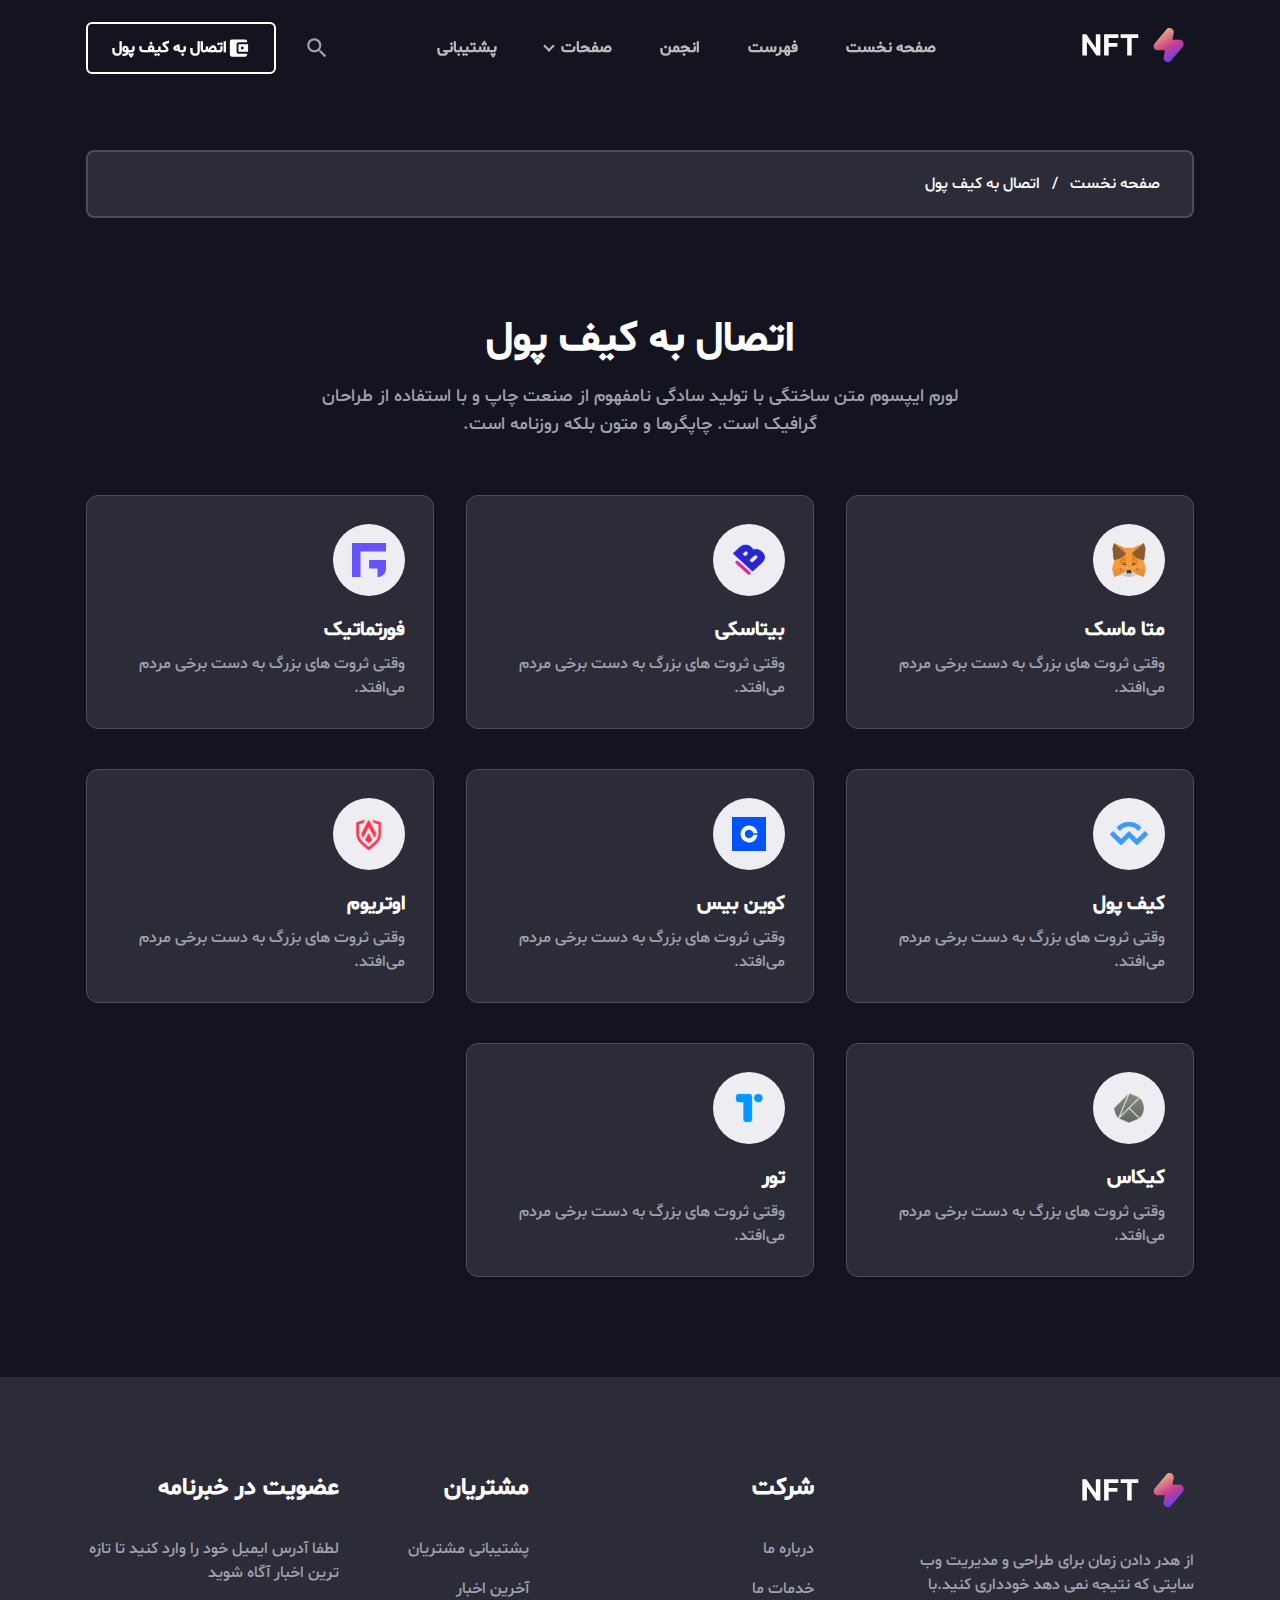
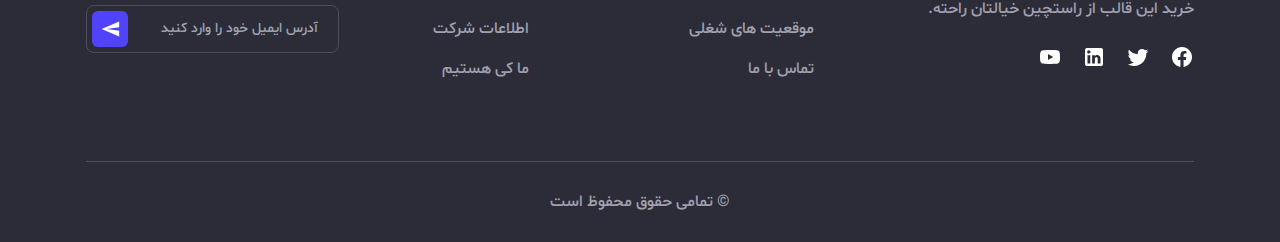
<file: connect-wallet.html>
<!DOCTYPE html>
<html lang="fa">
<head>
    <meta charset="UTF-8" />
    <meta http-equiv="X-UA-Compatible" content="IE=edge" />
    <meta name="viewport" content="width=device-width, initial-scale=1.0" />
    <title>اتصال به کیف پول | NFT Tailwind Template</title>
    <link rel="shortcut icon" href="assets/images/favicon.png" type="image/x-icon" />
    <link rel="stylesheet" href="assets/css/animate.css" />
    <link rel="stylesheet" href="assets/css/tailwind.css" />
    <script defer src="assets/js/alpine.min.js"></script>
</head>
<body class="a0" x-data="{scrolledFromTop: false}" x-init="window.pageYOffset >= 50 ? scrolledFromTop = true : scrolledFromTop = false" @scroll.window="window.pageYOffset >= 50 ? scrolledFromTop = true : scrolledFromTop = false">
<header x-data="{navbarOpen: false,submenuOpen: false}" class="header a1 a2 a3 a4 a5 a6 a7 a8" :class="scrolledFromTop ? 'a9 aa ab ac ad' : ' a9' ">
    <div class="ae rtl-dir">
        <div class="af ag[-16px] a3 a5 ah">
            <div class="ai aj ak">
                <a href="index.html" class="header-logo al a4" :class="scrolledFromTop ? 'am lg:an' : 'ao lg:ap' ">
                    <img src="assets/images/logo.svg" alt="logo" class="aq aj" />
                </a>
            </div>
            <div class="a3 a4 a5 ah ak">
                <div>
                    <button @click="navbarOpen = !navbarOpen " :class="navbarOpen && 'navbarTogglerActive' " id="navbarToggler" name="navbarToggler" aria-label="navbarToggler" class="ar as at/2 al au[-50%] av aw ax[6px] ay focus:az lg:aA">
                        <span :class="navbarOpen && 'aB aC aD[7px]' " class="af aE[6px] al aF[2px] aG[30px] aH"></span>
                        <span :class="navbarOpen && 'aI' " class="af aE[6px] al aF[2px] aG[30px] aH"></span>
                        <span :class="navbarOpen && 'aD[-8px] aJ[135deg]' " class="af aE[6px] al aF[2px] aG[30px] aH"></span>
                    </button>
                    <nav :class="!navbarOpen && 'aA' " id="navbarCollapse" class="ar as aK a4 aL[250px] av aM aN lg:aO lg:al lg:a4 lg:aj lg:a6 aP lg:aQ lg:ak lg:aR xl:aS">
                        <ul class="aT lg:a3">
                            <li class="aU af">
                                <a href="index.html" class="aV a3 an aW aX aY[#bababa] group-hover:aZ lg:a_ lg:a10 lg:a11 lg:a12">
                                    صفحه نخست
                                </a>
                            </li>
                            <li class="aU af">
                                <a href="explore-items.html" class="aV a3 an aW aX aY[#bababa] group-hover:aZ lg:a_ lg:a13 lg:a10 lg:a11 lg:a12 xl:a14">
                                    فهرست
                                </a>
                            </li>
                            <li class="aU af">
                                <a href="javascript:void(0)" class="aV a3 an aW aX aY[#bababa] group-hover:aZ lg:a_ lg:a13 lg:a10 lg:a11 lg:a12 xl:a14">
                                    انجمن
                                </a>
                            </li>
                            <li class="aU submenu-item af">
                                <a href="javascript:void(0)" @click="submenuOpen = !submenuOpen" class="af aV a3 an aW aX aY[#bababa] after:ar after:a15 after:at/2 after:a16[-2px] after:a17 after:a18 after:au[-50%] after:aC after:a19 after:a1a after:a1b group-hover:aZ lg:a_ lg:a13 lg:a10 lg:a11 lg:a1c lg:a1d lg:after:a1e xl:a14">
                                    صفحات
                                </a>
                                <div :class="submenuOpen ? 'al' : 'aA' " class="submenu af aK a2 aG[250px] a1f aa a1g a1h[top] a1i group-hover:a1j lg:a1k lg:ar lg:aD[110%] lg:al lg:aI lg:aN lg:group-hover:a1l lg:group-hover:aK">
                                    <a href="explore-items.html" class="al a1m ax[10px] ak a1n a1o aY[#bababa] hover:aZ">
                                        فهرست
                                    </a>
                                    <a href="item-details.html" class="al a1m ax[10px] ak a1n a1o aY[#bababa] hover:aZ">
                                        مشخصات آیتم
                                    </a>
                                    <a href="create-item.html" class="al a1m ax[10px] ak a1n a1o aY[#bababa] hover:aZ">
                                        ایجاد آیتم
                                    </a>
                                    <a href="connect-wallet.html" class="al a1m ax[10px] ak a1n a1o aY[#bababa] hover:aZ">
                                        اتصال به کیف پول
                                    </a>
                                    <a href="support.html" class="al a1m ax[10px] ak a1n a1o aY[#bababa] hover:aZ">
                                        پشتیبانی
                                    </a>
                                    <a href="signin.html" class="al a1m ax[10px] ak a1n a1o aY[#bababa] hover:aZ">
                                        ورود به سیستم
                                    </a>
                                    <a href="signup.html" class="al a1m ax[10px] ak a1n a1o aY[#bababa] hover:aZ">
                                        ایجاد حساب کاربری
                                    </a>
                                </div>
                            </li>
                            <li class="aU af">
                                <a href="support.html" class="aV a3 an aW aX aY[#bababa] group-hover:aZ lg:a_ lg:a13 lg:a10 lg:a11 lg:a12 xl:a14">
                                    پشتیبانی
                                </a>
                            </li>
                        </ul>
                    </nav>
                </div>
                <div class="aA a1p a1q sm:a3 lg:a1r">
                    <div class="aU af aA md:a3">
                        <button class="aP a1s aW aX a1t a7 hover:a1u lg:ak xl:a1s" name="search" aria-label="search">
                            <svg width="26" height="26" viewBox="0 0 26 26" fill="none" xmlns="http://www.w3.org/2000/svg">
                                <path d="M10.2917 3.25C12.1592 3.25 13.9503 3.99189 15.2709 5.31246C16.5914 6.63303 17.3333 8.4241 17.3333 10.2917C17.3333 12.0358 16.6942 13.6392 15.6433 14.8742L15.9358 15.1667H16.7917L22.2083 20.5833L20.5833 22.2083L15.1667 16.7917V15.9358L14.8742 15.6433C13.6392 16.6942 12.0358 17.3333 10.2917 17.3333C8.4241 17.3333 6.63303 16.5914 5.31246 15.2709C3.99189 13.9503 3.25 12.1592 3.25 10.2917C3.25 8.4241 3.99189 6.63303 5.31246 5.31246C6.63303 3.99189 8.4241 3.25 10.2917 3.25ZM10.2917 5.41667C7.58333 5.41667 5.41667 7.58333 5.41667 10.2917C5.41667 13 7.58333 15.1667 10.2917 15.1667C13 15.1667 15.1667 13 15.1667 10.2917C15.1667 7.58333 13 5.41667 10.2917 5.41667Z" fill="currentColor" />
                            </svg>
                        </button>
                        <div class="a1k ar aD[110%] a1e aG[250px] a1f aa a1v aI a1w group-hover:a1l group-hover:aK group-hover:a1j">
                            <form class="a3">
                                <input type="text" placeholder="جستجو کنید..." class="a4 a6 an ak aZ a1x" />
                                <button class="aZ" name="search-button" aria-label="search-button">
                                    <svg width="26" height="26" viewBox="0 0 26 26" fill="none" xmlns="http://www.w3.org/2000/svg">
                                        <path d="M10.2917 3.25C12.1592 3.25 13.9503 3.99189 15.2709 5.31246C16.5914 6.63303 17.3333 8.4241 17.3333 10.2917C17.3333 12.0358 16.6942 13.6392 15.6433 14.8742L15.9358 15.1667H16.7917L22.2083 20.5833L20.5833 22.2083L15.1667 16.7917V15.9358L14.8742 15.6433C13.6392 16.6942 12.0358 17.3333 10.2917 17.3333C8.4241 17.3333 6.63303 16.5914 5.31246 15.2709C3.99189 13.9503 3.25 12.1592 3.25 10.2917C3.25 8.4241 3.99189 6.63303 5.31246 5.31246C6.63303 3.99189 8.4241 3.25 10.2917 3.25ZM10.2917 5.41667C7.58333 5.41667 5.41667 7.58333 5.41667 10.2917C5.41667 13 7.58333 15.1667 10.2917 15.1667C13 15.1667 15.1667 13 15.1667 10.2917C15.1667 7.58333 13 5.41667 10.2917 5.41667Z" fill="currentColor" />
                                    </svg>
                                </button>
                            </form>
                        </div>
                    </div>
                    <a href="connect-wallet.html" class="a3 a5 a1f a1y a1z aP aS aW aX aZ a7 a1i a1A hover:a1B hover:a1C lg:ak xl:aS">
                        <span class="a1DD">
                           <svg width="23" height="24" viewBox="0 0 23 24" fill="none" xmlns="http://www.w3.org/2000/svg">
                              <path d="M20.125 17.75V18.7083C20.125 19.2167 19.9231 19.7042 19.5636 20.0636C19.2042 20.4231 18.7167 20.625 18.2083 20.625H4.79167C3.72792 20.625 2.875 19.7625 2.875 18.7083V5.29167C2.875 4.78333 3.07693 4.29582 3.43638 3.93638C3.79582 3.57693 4.28334 3.375 4.79167 3.375H18.2083C18.7167 3.375 19.2042 3.57693 19.5636 3.93638C19.9231 4.29582 20.125 4.78333 20.125 5.29167V6.25H11.5C10.4363 6.25 9.58333 7.1125 9.58333 8.16667V15.8333C9.58333 16.3417 9.78527 16.8292 10.1447 17.1886C10.5042 17.5481 10.9917 17.75 11.5 17.75H20.125ZM11.5 15.8333H21.0833V8.16667H11.5V15.8333ZM15.3333 13.4375C14.9521 13.4375 14.5865 13.286 14.3169 13.0165C14.0473 12.7469 13.8958 12.3812 13.8958 12C13.8958 11.6188 14.0473 11.2531 14.3169 10.9835C14.5865 10.714 14.9521 10.5625 15.3333 10.5625C15.7146 10.5625 16.0802 10.714 16.3498 10.9835C16.6194 11.2531 16.7708 11.6188 16.7708 12C16.7708 12.3812 16.6194 12.7469 16.3498 13.0165C16.0802 13.286 15.7146 13.4375 15.3333 13.4375Z" fill="white" />
                           </svg>
                        </span>
                        اتصال به کیف پول
                    </a>
                </div>
            </div>
        </div>
    </div>
</header>
<section class="a1E[150px] a1F">
    <div class="ae rtl-dir">
        <div class="av a1y a1G aM ao a1H">
            <ul class="a3 a5">
                <li class="a3 a5 aW a1o aZ">
                    <a href="javascript:void(0)" class="aZ hover:a1u">
                        صفحه نخست
                    </a>
                    <span class="aw"> / </span>
                </li>
                <li class="a3 a5 aW a1o aZ">
                    اتصال به کیف پول
                </li>
            </ul>
        </div>
    </div>
</section>
<section id="features" class="a1I[60px]">
    <div class="ae rtl-dir">
        <div class="a1J a1K aL[650px] a1L">
            <h2 class="a1M a1N a1O a1P aZ sm:aY[42px]">
                اتصال به کیف پول
            </h2>
            <p class="a1Q a1o a1t"> لورم ایپسوم متن ساختگی با تولید سادگی نامفهوم از صنعت چاپ و با استفاده از طراحان گرافیک است. چاپگرها و متون بلکه روزنامه است. </p>
        </div>
        <div class="a1R a3 a1S">
            <div class="a4 ak md:a1T/2 lg:a1T/3 2xl:a1T/4">
                <div class="aU a1U a1V a1W a1G aM a1X a1w hover:a1z hover:aH">
                    <div class="a1Y a3 aF[72px] aG[72px] a5 a1Z a1_ a20[#EDEDF2]"> <img src="assets/images/wallets/image-1.svg" alt="metamask"> </div>
                    <h3 class="a21 a22 a1O aZ a7 group-hover:a23">
                        متا ماسک
                    </h3>
                    <p class="aW a1o a1t"> وقتی ثروت‌ های بزرگ به دست برخی مردم می‌افتد. </p>
                </div>
            </div>
            <div class="a4 ak md:a1T/2 lg:a1T/3 2xl:a1T/4">
                <div class="aU a1U a1V a1W a1G aM a1X a1w hover:a1z hover:aH">
                    <div class="a1Y a3 aF[72px] aG[72px] a5 a1Z a1_ a20[#EDEDF2]"> <img src="assets/images/wallets/image-2.svg" alt="bitski"> </div>
                    <h3 class="a21 a22 a1O aZ a7 group-hover:a23">
                        بیتاسکی
                    </h3>
                    <p class="aW a1o a1t"> وقتی ثروت‌ های بزرگ به دست برخی مردم می‌افتد. </p>
                </div>
            </div>
            <div class="a4 ak md:a1T/2 lg:a1T/3 2xl:a1T/4">
                <div class="aU a1U a1V a1W a1G aM a1X a1w hover:a1z hover:aH">
                    <div class="a1Y a3 aF[72px] aG[72px] a5 a1Z a1_ a20[#EDEDF2]"> <img src="assets/images/wallets/image-3.svg" alt="Fortmatic"> </div>
                    <h3 class="a21 a22 a1O aZ a7 group-hover:a23">
                        فورتماتیک
                    </h3>
                    <p class="aW a1o a1t"> وقتی ثروت‌ های بزرگ به دست برخی مردم می‌افتد. </p>
                </div>
            </div>
            <div class="a4 ak md:a1T/2 lg:a1T/3 2xl:a1T/4">
                <div class="aU a1U a1V a1W a1G aM a1X a1w hover:a1z hover:aH">
                    <div class="a1Y a3 aF[72px] aG[72px] a5 a1Z a1_ a20[#EDEDF2]"> <img src="assets/images/wallets/image-4.svg" alt="Wallet Connect"> </div>
                    <h3 class="a21 a22 a1O aZ a7 group-hover:a23">
                        کیف پول
                    </h3>
                    <p class="aW a1o a1t"> وقتی ثروت‌ های بزرگ به دست برخی مردم می‌افتد. </p>
                </div>
            </div>
            <div class="a4 ak md:a1T/2 lg:a1T/3 2xl:a1T/4">
                <div class="aU a1U a1V a1W a1G aM a1X a1w hover:a1z hover:aH">
                    <div class="a1Y a3 aF[72px] aG[72px] a5 a1Z a1_ a20[#EDEDF2]"> <img src="assets/images/wallets/image-5.svg" alt="Coinbase Wallet"> </div>
                    <h3 class="a21 a22 a1O aZ a7 group-hover:a23">
                        کوین بیس
                    </h3>
                    <p class="aW a1o a1t"> وقتی ثروت‌ های بزرگ به دست برخی مردم می‌افتد. </p>
                </div>
            </div>
            <div class="a4 ak md:a1T/2 lg:a1T/3 2xl:a1T/4">
                <div class="aU a1U a1V a1W a1G aM a1X a1w hover:a1z hover:aH">
                    <div class="a1Y a3 aF[72px] aG[72px] a5 a1Z a1_ a20[#EDEDF2]"> <img src="assets/images/wallets/image-6.svg" alt="Authereum"> </div>
                    <h3 class="a21 a22 a1O aZ a7 group-hover:a23">
                        اوتریوم
                    </h3>
                    <p class="aW a1o a1t"> وقتی ثروت‌ های بزرگ به دست برخی مردم می‌افتد. </p>
                </div>
            </div>
            <div class="a4 ak md:a1T/2 lg:a1T/3 2xl:a1T/4">
                <div class="aU a1U a1V a1W a1G aM a1X a1w hover:a1z hover:aH">
                    <div class="a1Y a3 aF[72px] aG[72px] a5 a1Z a1_ a20[#EDEDF2]"> <img src="assets/images/wallets/image-7.svg" alt="Kaikas"> </div>
                    <h3 class="a21 a22 a1O aZ a7 group-hover:a23">
                        کیکاس
                    </h3>
                    <p class="aW a1o a1t"> وقتی ثروت‌ های بزرگ به دست برخی مردم می‌افتد. </p>
                </div>
            </div>
            <div class="a4 ak md:a1T/2 lg:a1T/3 2xl:a1T/4">
                <div class="aU a1U a1V a1W a1G aM a1X a1w hover:a1z hover:aH">
                    <div class="a1Y a3 aF[72px] aG[72px] a5 a1Z a1_ a20[#EDEDF2]"> <img src="assets/images/wallets/image-8.svg" alt="Torus"> </div>
                    <h3 class="a21 a22 a1O aZ a7 group-hover:a23">
                        تور
                    </h3>
                    <p class="aW a1o a1t"> وقتی ثروت‌ های بزرگ به دست برخی مردم می‌افتد. </p>
                </div>
            </div>
        </div>
    </div>
</section>



<footer class="aM a24">
    <div class="ae rtl-dir">
        <div class="a1R a3 a1S">
            <div class="a4 ak sm:a25/12 lg:a26/12 xl:a27/12">
                <div class="a28">
                    <div class="aL[300px]">
                        <a href="index.html" class="a29 a2a">
                            <img src="assets/images/logo.svg" alt="logo" class="aq" />
                        </a>
                        <p class="a2b aW a1o a1t">
                            از هدر دادن زمان برای طراحی و مدیریت وب سایتی که نتیجه نمی دهد خودداری کنید.با خرید این قالب از راستچین خیالتان راحته.
                        </p>
                        <div class="a3 a5">
                            <a href="javascript:void(0)" name="social-link" aria-label="social-link" class="a2c aZ hover:a1u">
                                <svg width="24" height="24" viewBox="0 0 24 24" class="a2d">
                                    <path d="M12 2.04C6.5 2.04 2 6.53 2 12.06C2 17.06 5.66 21.21 10.44 21.96V14.96H7.9V12.06H10.44V9.85C10.44 7.34 11.93 5.96 14.22 5.96C15.31 5.96 16.45 6.15 16.45 6.15V8.62H15.19C13.95 8.62 13.56 9.39 13.56 10.18V12.06H16.34L15.89 14.96H13.56V21.96C15.9164 21.5878 18.0622 20.3855 19.6099 18.5701C21.1576 16.7546 22.0054 14.4456 22 12.06C22 6.53 17.5 2.04 12 2.04Z" />
                                </svg>
                            </a>
                            <a href="javascript:void(0)" name="social-link" aria-label="social-link" class="a2c aZ hover:a1u">
                                <svg width="24" height="24" viewBox="0 0 24 24" class="a2d">
                                    <path d="M22.46 6C21.69 6.35 20.86 6.58 20 6.69C20.88 6.16 21.56 5.32 21.88 4.31C21.05 4.81 20.13 5.16 19.16 5.36C18.37 4.5 17.26 4 16 4C13.65 4 11.73 5.92 11.73 8.29C11.73 8.63 11.77 8.96 11.84 9.27C8.27998 9.09 5.10998 7.38 2.99998 4.79C2.62998 5.42 2.41998 6.16 2.41998 6.94C2.41998 8.43 3.16998 9.75 4.32998 10.5C3.61998 10.5 2.95998 10.3 2.37998 10C2.37998 10 2.37998 10 2.37998 10.03C2.37998 12.11 3.85998 13.85 5.81998 14.24C5.45998 14.34 5.07998 14.39 4.68998 14.39C4.41998 14.39 4.14998 14.36 3.88998 14.31C4.42998 16 5.99998 17.26 7.88998 17.29C6.42998 18.45 4.57998 19.13 2.55998 19.13C2.21998 19.13 1.87998 19.11 1.53998 19.07C3.43998 20.29 5.69998 21 8.11998 21C16 21 20.33 14.46 20.33 8.79C20.33 8.6 20.33 8.42 20.32 8.23C21.16 7.63 21.88 6.87 22.46 6Z" />
                                </svg>
                            </a>
                            <a href="javascript:void(0)" name="social-link" aria-label="social-link" class="a2c aZ hover:a1u">
                                <svg width="24" height="24" viewBox="0 0 24 24" class="a2d">
                                    <path d="M19 3C19.5304 3 20.0391 3.21071 20.4142 3.58579C20.7893 3.96086 21 4.46957 21 5V19C21 19.5304 20.7893 20.0391 20.4142 20.4142C20.0391 20.7893 19.5304 21 19 21H5C4.46957 21 3.96086 20.7893 3.58579 20.4142C3.21071 20.0391 3 19.5304 3 19V5C3 4.46957 3.21071 3.96086 3.58579 3.58579C3.96086 3.21071 4.46957 3 5 3H19ZM18.5 18.5V13.2C18.5 12.3354 18.1565 11.5062 17.5452 10.8948C16.9338 10.2835 16.1046 9.94 15.24 9.94C14.39 9.94 13.4 10.46 12.92 11.24V10.13H10.13V18.5H12.92V13.57C12.92 12.8 13.54 12.17 14.31 12.17C14.6813 12.17 15.0374 12.3175 15.2999 12.5801C15.5625 12.8426 15.71 13.1987 15.71 13.57V18.5H18.5ZM6.88 8.56C7.32556 8.56 7.75288 8.383 8.06794 8.06794C8.383 7.75288 8.56 7.32556 8.56 6.88C8.56 5.95 7.81 5.19 6.88 5.19C6.43178 5.19 6.00193 5.36805 5.68499 5.68499C5.36805 6.00193 5.19 6.43178 5.19 6.88C5.19 7.81 5.95 8.56 6.88 8.56ZM8.27 18.5V10.13H5.5V18.5H8.27Z" />
                                </svg>
                            </a>
                            <a href="javascript:void(0)" name="social-link" aria-label="social-link" class="a2c aZ hover:a1u">
                                <svg width="24" height="24" viewBox="0 0 24 24" class="a2d">
                                    <path d="M10 15L15.19 12L10 9V15ZM21.56 7.17C21.69 7.64 21.78 8.27 21.84 9.07C21.91 9.87 21.94 10.56 21.94 11.16L22 12C22 14.19 21.84 15.8 21.56 16.83C21.31 17.73 20.73 18.31 19.83 18.56C19.36 18.69 18.5 18.78 17.18 18.84C15.88 18.91 14.69 18.94 13.59 18.94L12 19C7.81 19 5.2 18.84 4.17 18.56C3.27 18.31 2.69 17.73 2.44 16.83C2.31 16.36 2.22 15.73 2.16 14.93C2.09 14.13 2.06 13.44 2.06 12.84L2 12C2 9.81 2.16 8.2 2.44 7.17C2.69 6.27 3.27 5.69 4.17 5.44C4.64 5.31 5.5 5.22 6.82 5.16C8.12 5.09 9.31 5.06 10.41 5.06L12 5C16.19 5 18.8 5.16 19.83 5.44C20.73 5.69 21.31 6.27 21.56 7.17Z" />
                                </svg>
                            </a>
                        </div>
                    </div>
                </div>
            </div>
            <div class="a4 ak sm:a25/12 lg:a26/12 xl:a26/12">
                <div class="a28">
                    <h2 class="a2e a2f a1O aZ">
                        شرکت
                    </h2>
                    <ul>
                        <li>
                            <a href="javascript:void(0)" class="a1M a2a aW a1o a1t a7 hover:aZ">
                                درباره ما
                            </a>
                        </li>
                        <li>
                            <a href="javascript:void(0)" class="a1M a2a aW a1o a1t a7 hover:aZ">
                                خدمات ما
                            </a>
                        </li>
                        <li>
                            <a href="javascript:void(0)" class="a1M a2a aW a1o a1t a7 hover:aZ">
                                موقعیت های شغلی
                            </a>
                        </li>
                        <li>
                            <a href="javascript:void(0)" class="a1M a2a aW a1o a1t a7 hover:aZ">
                                تماس با ما
                            </a>
                        </li>
                    </ul>
                </div>
            </div>
            <div class="a4 ak sm:a25/12 lg:a26/12 xl:a18/12">
                <div class="a28">
                    <h2 class="a2e a2f a1O aZ">
                        مشتریان
                    </h2>
                    <ul>
                        <li>
                            <a href="javascript:void(0)" class="a1M a2a aW a1o a1t a7 hover:aZ">
                                پشتیبانی مشتریان
                            </a>
                        </li>
                        <li>
                            <a href="javascript:void(0)" class="a1M a2a aW a1o a1t a7 hover:aZ">
                                آخرین اخبار
                            </a>
                        </li>
                        <li>
                            <a href="javascript:void(0)" class="a1M a2a aW a1o a1t a7 hover:aZ">
                                اطلاعات شرکت
                            </a>
                        </li>
                        <li>
                            <a href="javascript:void(0)" class="a1M a2a aW a1o a1t a7 hover:aZ">
                                ما کی هستیم
                            </a>
                        </li>
                    </ul>
                </div>
            </div>
            <div class="a4 ak sm:a25/12 lg:a26/12 xl:a26/12">
                <div class="a28">
                    <h2 class="a2e a2f a1O aZ">
                        عضویت در خبرنامه
                    </h2>
                    <p class="a1Y aW a1o a1t">
                        لطفا آدرس ایمیل خود را وارد کنید تا تازه ترین اخبار آگاه شوید
                    </p>
                    <form class="af">
                        <input type="email" name="newslettersEmail" placeholder="آدرس ایمیل خود را وارد کنید" class="a2g a4 av a1W a1G a6 a2h a2i a1n a1o aZ a1x focus:a1B" />
                        <button type="submit" name="submit" aria-label="submit" class="ar a2j[6px] at/2 a3 a2k a2l a2m/2 a5 a1Z a1f a1C aZ">
                            <svg width="20" height="20" xmlns="http://www.w3.org/2000/svg" version="1.1" xml:space="preserve" class="a2d">
                              <g>
                                 <g transform="rotate(-180 10.4167 10)" id="svg_1">
                                    <path id="svg_2" d="m1.66669,17.5l17.50001,-7.5l-17.50001,-7.5l0,5.83333l12.50001,1.66667l-12.50001,1.6667l0,5.8333z"/>
                                 </g>
                              </g>
                           </svg>
                        </button>
                    </form>
                </div>
            </div>
        </div>
        <div class="a2n a1G">
            <div class="ap a1L">
                <p class="aW a1o a1t">
                    &copy; تمامی حقوق محفوظ است
                </p>
            </div>
        </div>
    </div>
</footer>

</body>
</html>
</file>
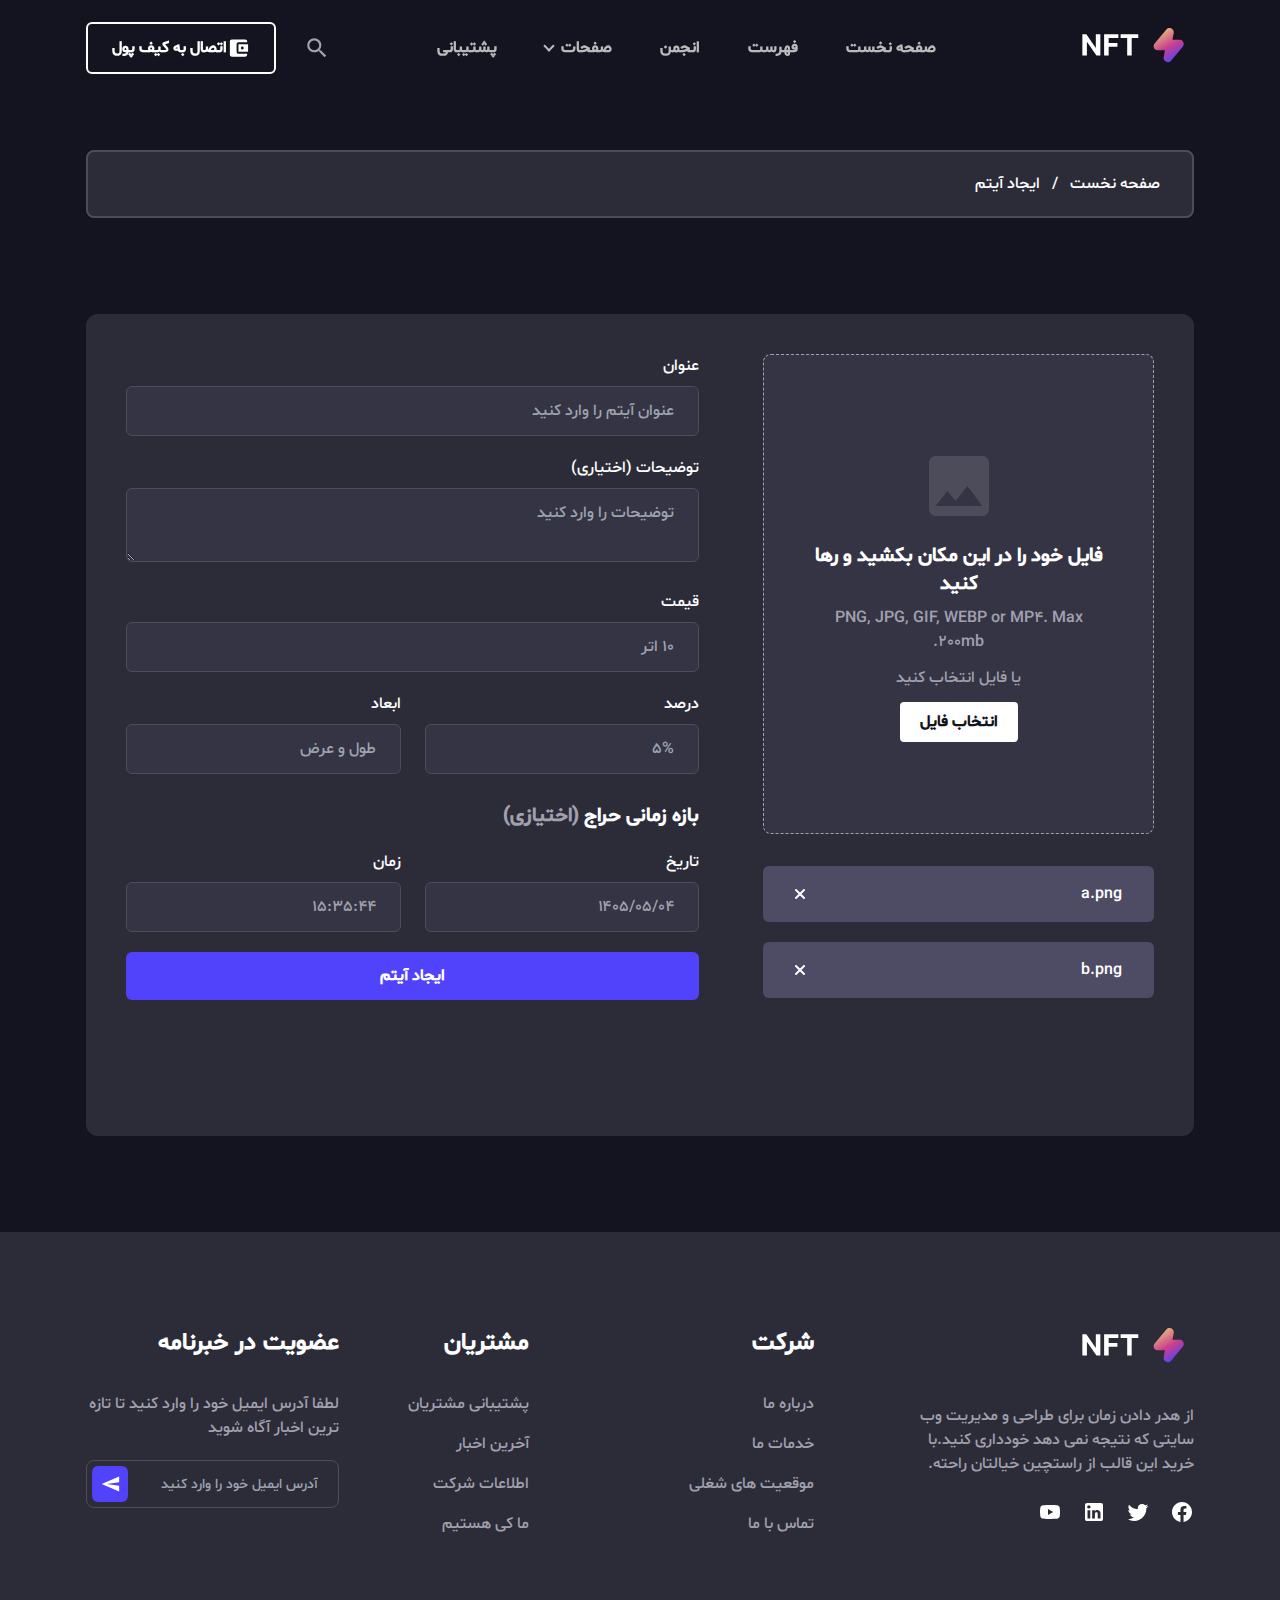
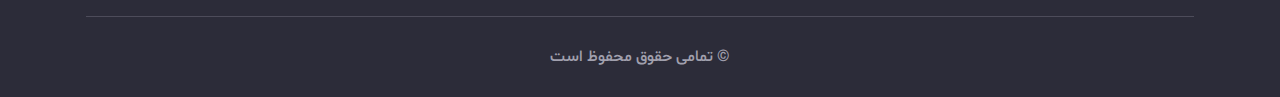
<file: create-item.html>
<!DOCTYPE html>
<html lang="fa">
<head>
    <meta charset="UTF-8" />
    <meta http-equiv="X-UA-Compatible" content="IE=edge" />
    <meta name="viewport" content="width=device-width, initial-scale=1.0" />
    <title>ایجاد آیتم | NFT Tailwind Template</title>
    <link rel="shortcut icon" href="assets/images/favicon.png" type="image/x-icon" />
    <link rel="stylesheet" href="assets/css/animate.css" />
    <link rel="stylesheet" href="assets/css/tailwind.css" />
    <link rel="stylesheet" href="assets/css/persian-datepicker.css" />
    <script src="assets/js/jquery.js"></script>
    <script src="assets/js/persian-date.js"></script>
    <script src="assets/js/persian-datepicker.js"></script>
    <script defer src="assets/js/alpine.min.js"></script>
</head>
<body class="a0" x-data="{scrolledFromTop: false}" x-init="window.pageYOffset >= 50 ? scrolledFromTop = true : scrolledFromTop = false" @scroll.window="window.pageYOffset >= 50 ? scrolledFromTop = true : scrolledFromTop = false">
<header x-data="{navbarOpen: false,submenuOpen: false}" class="header a1 a2 a3 a4 a5 a6 a7 a8" :class="scrolledFromTop ? 'a9 aa ab ac ad' : ' a9' ">
    <div class="ae rtl-dir">
        <div class="af ag[-16px] a3 a5 ah">
            <div class="ai aj ak">
                <a href="index.html" class="header-logo al a4" :class="scrolledFromTop ? 'am lg:an' : 'ao lg:ap' ">
                    <img src="assets/images/logo.svg" alt="logo" class="aq aj" />
                </a>
            </div>
            <div class="a3 a4 a5 ah ak">
                <div>
                    <button @click="navbarOpen = !navbarOpen " :class="navbarOpen && 'navbarTogglerActive' " id="navbarToggler" name="navbarToggler" aria-label="navbarToggler" class="ar as at/2 al au[-50%] av aw ax[6px] ay focus:az lg:aA">
                        <span :class="navbarOpen && 'aB aC aD[7px]' " class="af aE[6px] al aF[2px] aG[30px] aH"></span>
                        <span :class="navbarOpen && 'aI' " class="af aE[6px] al aF[2px] aG[30px] aH"></span>
                        <span :class="navbarOpen && 'aD[-8px] aJ[135deg]' " class="af aE[6px] al aF[2px] aG[30px] aH"></span>
                    </button>
                    <nav :class="!navbarOpen && 'aA' " id="navbarCollapse" class="ar as aK a4 aL[250px] av aM aN lg:aO lg:al lg:a4 lg:aj lg:a6 aP lg:aQ lg:ak lg:aR xl:aS">
                        <ul class="aT lg:a3">
                            <li class="aU af">
                                <a href="index.html" class="aV a3 an aW aX aY[#bababa] group-hover:aZ lg:a_ lg:a10 lg:a11 lg:a12">
                                    صفحه نخست
                                </a>
                            </li>
                            <li class="aU af">
                                <a href="explore-items.html" class="aV a3 an aW aX aY[#bababa] group-hover:aZ lg:a_ lg:a13 lg:a10 lg:a11 lg:a12 xl:a14">
                                    فهرست
                                </a>
                            </li>
                            <li class="aU af">
                                <a href="javascript:void(0)" class="aV a3 an aW aX aY[#bababa] group-hover:aZ lg:a_ lg:a13 lg:a10 lg:a11 lg:a12 xl:a14">
                                    انجمن
                                </a>
                            </li>
                            <li class="aU submenu-item af">
                                <a href="javascript:void(0)" @click="submenuOpen = !submenuOpen" class="af aV a3 an aW aX aY[#bababa] after:ar after:a15 after:at/2 after:a16[-2px] after:a17 after:a18 after:au[-50%] after:aC after:a19 after:a1a after:a1b group-hover:aZ lg:a_ lg:a13 lg:a10 lg:a11 lg:a1c lg:a1d lg:after:a1e xl:a14">
                                    صفحات
                                </a>
                                <div :class="submenuOpen ? 'al' : 'aA' " class="submenu af aK a2 aG[250px] a1f aa a1g a1h[top] a1i group-hover:a1j lg:a1k lg:ar lg:aD[110%] lg:al lg:aI lg:aN lg:group-hover:a1l lg:group-hover:aK">
                                    <a href="explore-items.html" class="al a1m ax[10px] ak a1n a1o aY[#bababa] hover:aZ">
                                        فهرست
                                    </a>
                                    <a href="item-details.html" class="al a1m ax[10px] ak a1n a1o aY[#bababa] hover:aZ">
                                        مشخصات آیتم
                                    </a>
                                    <a href="create-item.html" class="al a1m ax[10px] ak a1n a1o aY[#bababa] hover:aZ">
                                        ایجاد آیتم
                                    </a>
                                    <a href="connect-wallet.html" class="al a1m ax[10px] ak a1n a1o aY[#bababa] hover:aZ">
                                        اتصال به کیف پول
                                    </a>
                                    <a href="support.html" class="al a1m ax[10px] ak a1n a1o aY[#bababa] hover:aZ">
                                        پشتیبانی
                                    </a>
                                    <a href="signin.html" class="al a1m ax[10px] ak a1n a1o aY[#bababa] hover:aZ">
                                        ورود به سیستم
                                    </a>
                                    <a href="signup.html" class="al a1m ax[10px] ak a1n a1o aY[#bababa] hover:aZ">
                                        ایجاد حساب کاربری
                                    </a>
                                </div>
                            </li>
                            <li class="aU af">
                                <a href="support.html" class="aV a3 an aW aX aY[#bababa] group-hover:aZ lg:a_ lg:a13 lg:a10 lg:a11 lg:a12 xl:a14">
                                    پشتیبانی
                                </a>
                            </li>
                        </ul>
                    </nav>
                </div>
                <div class="aA a1p a1q sm:a3 lg:a1r">
                    <div class="aU af aA md:a3">
                        <button class="aP a1s aW aX a1t a7 hover:a1u lg:ak xl:a1s" name="search" aria-label="search">
                            <svg width="26" height="26" viewBox="0 0 26 26" fill="none" xmlns="http://www.w3.org/2000/svg">
                                <path d="M10.2917 3.25C12.1592 3.25 13.9503 3.99189 15.2709 5.31246C16.5914 6.63303 17.3333 8.4241 17.3333 10.2917C17.3333 12.0358 16.6942 13.6392 15.6433 14.8742L15.9358 15.1667H16.7917L22.2083 20.5833L20.5833 22.2083L15.1667 16.7917V15.9358L14.8742 15.6433C13.6392 16.6942 12.0358 17.3333 10.2917 17.3333C8.4241 17.3333 6.63303 16.5914 5.31246 15.2709C3.99189 13.9503 3.25 12.1592 3.25 10.2917C3.25 8.4241 3.99189 6.63303 5.31246 5.31246C6.63303 3.99189 8.4241 3.25 10.2917 3.25ZM10.2917 5.41667C7.58333 5.41667 5.41667 7.58333 5.41667 10.2917C5.41667 13 7.58333 15.1667 10.2917 15.1667C13 15.1667 15.1667 13 15.1667 10.2917C15.1667 7.58333 13 5.41667 10.2917 5.41667Z" fill="currentColor" />
                            </svg>
                        </button>
                        <div class="a1k ar aD[110%] a1e aG[250px] a1f aa a1v aI a1w group-hover:a1l group-hover:aK group-hover:a1j">
                            <form class="a3">
                                <input type="text" placeholder="جستجو کنید..." class="a4 a6 an ak aZ a1x" />
                                <button class="aZ" name="search-button" aria-label="search-button">
                                    <svg width="26" height="26" viewBox="0 0 26 26" fill="none" xmlns="http://www.w3.org/2000/svg">
                                        <path d="M10.2917 3.25C12.1592 3.25 13.9503 3.99189 15.2709 5.31246C16.5914 6.63303 17.3333 8.4241 17.3333 10.2917C17.3333 12.0358 16.6942 13.6392 15.6433 14.8742L15.9358 15.1667H16.7917L22.2083 20.5833L20.5833 22.2083L15.1667 16.7917V15.9358L14.8742 15.6433C13.6392 16.6942 12.0358 17.3333 10.2917 17.3333C8.4241 17.3333 6.63303 16.5914 5.31246 15.2709C3.99189 13.9503 3.25 12.1592 3.25 10.2917C3.25 8.4241 3.99189 6.63303 5.31246 5.31246C6.63303 3.99189 8.4241 3.25 10.2917 3.25ZM10.2917 5.41667C7.58333 5.41667 5.41667 7.58333 5.41667 10.2917C5.41667 13 7.58333 15.1667 10.2917 15.1667C13 15.1667 15.1667 13 15.1667 10.2917C15.1667 7.58333 13 5.41667 10.2917 5.41667Z" fill="currentColor" />
                                    </svg>
                                </button>
                            </form>
                        </div>
                    </div>
                    <a href="connect-wallet.html" class="a3 a5 a1f a1y a1z aP aS aW aX aZ a7 a1i a1A hover:a1B hover:a1C lg:ak xl:aS">
                        <span class="a1DD">
                           <svg width="23" height="24" viewBox="0 0 23 24" fill="none" xmlns="http://www.w3.org/2000/svg">
                              <path d="M20.125 17.75V18.7083C20.125 19.2167 19.9231 19.7042 19.5636 20.0636C19.2042 20.4231 18.7167 20.625 18.2083 20.625H4.79167C3.72792 20.625 2.875 19.7625 2.875 18.7083V5.29167C2.875 4.78333 3.07693 4.29582 3.43638 3.93638C3.79582 3.57693 4.28334 3.375 4.79167 3.375H18.2083C18.7167 3.375 19.2042 3.57693 19.5636 3.93638C19.9231 4.29582 20.125 4.78333 20.125 5.29167V6.25H11.5C10.4363 6.25 9.58333 7.1125 9.58333 8.16667V15.8333C9.58333 16.3417 9.78527 16.8292 10.1447 17.1886C10.5042 17.5481 10.9917 17.75 11.5 17.75H20.125ZM11.5 15.8333H21.0833V8.16667H11.5V15.8333ZM15.3333 13.4375C14.9521 13.4375 14.5865 13.286 14.3169 13.0165C14.0473 12.7469 13.8958 12.3812 13.8958 12C13.8958 11.6188 14.0473 11.2531 14.3169 10.9835C14.5865 10.714 14.9521 10.5625 15.3333 10.5625C15.7146 10.5625 16.0802 10.714 16.3498 10.9835C16.6194 11.2531 16.7708 11.6188 16.7708 12C16.7708 12.3812 16.6194 12.7469 16.3498 13.0165C16.0802 13.286 15.7146 13.4375 15.3333 13.4375Z" fill="white" />
                           </svg>
                        </span>
                        اتصال به کیف پول
                    </a>
                </div>
            </div>
        </div>
    </div>
</header>
<section class="a1E[150px] a1F">
    <div class="ae rtl-dir">
        <div class="av a1y a1G aM ao a1H">
            <ul class="a3 a5">
                <li class="a3 a5 aW a1o aZ">
                    <a href="javascript:void(0)" class="aZ hover:a1u">
                        صفحه نخست
                    </a>
                    <span class="aw"> / </span>
                </li>
                <li class="a3 a5 aW a1o aZ">
                    ایجاد آیتم
                </li>
            </ul>
        </div>
    </div>
</section>

<section class="a1F">
    <div class="ae rtl-dir">
        <div class="af a2o a2p a1V aM">
            <form class="a2q sm:a2r">
                <div class="a2s a3 a1S xl:a2t">
                    <div class="a4 a2u lg:a2v/12 xl:a1H">
                        <div class="a2w lg:a2x">
                            <div class="a2e">
                                <input type="file" name="file" id="file" class="a2y">
                                <label for="file" class="af a3 aF[480px] a2z[200px] a5 a1Z av a1W a2A a2B[#A1A0AE] a20[#353444] a2C a1L">
                                    <div>
                                        <div class="a1M a1L">
                                            <svg width="80" height="80" viewBox="0 0 80 80" class="a1J">
                                                <path d="M28.3333 45L36.6667 55L48.3333 40L63.3333 60H16.6667L28.3333 45ZM70 63.3333V16.6667C70 12.9667 67 10 63.3333 10H16.6667C14.8986 10 13.2029 10.7024 11.9526 11.9526C10.7024 13.2029 10 14.8986 10 16.6667V63.3333C10 65.1014 10.7024 66.7971 11.9526 68.0474C13.2029 69.2976 14.8986 70 16.6667 70H63.3333C65.1014 70 66.7971 69.2976 68.0474 68.0474C69.2976 66.7971 70 65.1014 70 63.3333Z" fill="#4D4C5A"></path>
                                            </svg>
                                        </div> <span class="a21 al a22 aX aZ">
فایل خود را در این مکان بکشید و رها کنید
</span> <span class="a2D al aW a1o a1t">
PNG, JPG, GIF, WEBP or MP4. Max 200mb.
</span> <span class="a2D al aW a1o a1t">
یا فایل انتخاب کنید
</span> <span class="a10 a1m aH an a2u aW aX a23">
انتخاب فایل
</span> </div>
                                </label>
                            </div>
                            <div class="a1Y a1f a20[#4E4C64] am a1H">
                                <div class="a3 a5 ah"> <span class="a2E a2F aW a1o aZ">
a.png
</span>
                                    <button class="aZ">
                                        <svg width="10" height="10" viewBox="0 0 10 10" fill="none" xmlns="http://www.w3.org/2000/svg">
                                            <path fill-rule="evenodd" clip-rule="evenodd" d="M0.279337 0.279338C0.651787 -0.0931121 1.25565 -0.0931121 1.6281 0.279338L9.72066 8.3719C10.0931 8.74435 10.0931 9.34821 9.72066 9.72066C9.34821 10.0931 8.74435 10.0931 8.3719 9.72066L0.279337 1.6281C-0.0931125 1.25565 -0.0931125 0.651788 0.279337 0.279338Z" fill="currentColor"></path>
                                            <path fill-rule="evenodd" clip-rule="evenodd" d="M0.279337 9.72066C-0.0931125 9.34821 -0.0931125 8.74435 0.279337 8.3719L8.3719 0.279338C8.74435 -0.0931127 9.34821 -0.0931123 9.72066 0.279338C10.0931 0.651787 10.0931 1.25565 9.72066 1.6281L1.6281 9.72066C1.25565 10.0931 0.651787 10.0931 0.279337 9.72066Z" fill="currentColor"></path>
                                        </svg>
                                    </button>
                                </div>
                            </div>
                            <div class="a1f a20[#4E4C64] am a1H">
                                <div class="a3 a5 ah"> <span class="a2E a2F aW a1o aZ">
b.png
</span>
                                    <button class="aZ">
                                        <svg width="10" height="10" viewBox="0 0 10 10" fill="none" xmlns="http://www.w3.org/2000/svg">
                                            <path fill-rule="evenodd" clip-rule="evenodd" d="M0.279337 0.279338C0.651787 -0.0931121 1.25565 -0.0931121 1.6281 0.279338L9.72066 8.3719C10.0931 8.74435 10.0931 9.34821 9.72066 9.72066C9.34821 10.0931 8.74435 10.0931 8.3719 9.72066L0.279337 1.6281C-0.0931125 1.25565 -0.0931125 0.651788 0.279337 0.279338Z" fill="currentColor"></path>
                                            <path fill-rule="evenodd" clip-rule="evenodd" d="M0.279337 9.72066C-0.0931125 9.34821 -0.0931125 8.74435 0.279337 8.3719L8.3719 0.279338C8.74435 -0.0931127 9.34821 -0.0931123 9.72066 0.279338C10.0931 0.651787 10.0931 1.25565 9.72066 1.6281L1.6281 9.72066C1.25565 10.0931 0.651787 10.0931 0.279337 9.72066Z" fill="currentColor"></path>
                                        </svg>
                                    </button>
                                </div>
                                <div class="a4 av a20[#E2E5EF] relative mt-5 h-[6px]">
                                    <div class="aG[75%] av a1C absolute left-0 right-0 h-full"></div>
                                </div>
                            </div>
                        </div>
                    </div>
                    <div class="a4 a2u lg:a2G/12 xl:a1H">
                        <div>
                            <div class="a1Y">
                                <label for="title" class="a21 al aW a1o aZ"> عنوان </label>
                                <input type="text" name="title" id="title" placeholder="عنوان آیتم را وارد کنید" class="a4 a1f a1W a1G a20[#353444] aP aS aW a1o a1t a1x a1w focus:a20[#454457] focus:a2H"> </div>
                            <div class="a1Y">
                                <label for="description" class="a21 al aW a1o aZ"> توضیحات (اختیاری) </label>
                                <textarea rows="2" name="description" id="description" placeholder="توضیحات را وارد کنید" class="a4 a1f a1W a1G a20[#353444] aP aS aW a1o a1t a1x a1w focus:a20[#454457] focus:a2H"></textarea>
                            </div>
                            <div class="a1Y">
                                <label for="price" class="a21 al aW a1o aZ"> قیمت </label>
                                <input type="text" name="price" id="price" placeholder="10 اتر" class="a4 a1f a1W a1G a20[#353444] aP aS aW a1o a1t a1x a1w focus:a20[#454457] focus:a2H"> </div>
                            <div class="a2I a3 a1S">
                                <div class="a4 aw md:a1T/2">
                                    <div class="a1Y">
                                        <label for="royalties" class="a21 al aW a1o aZ"> درصد </label>
                                        <input type="text" name="royalties" id="royalties" placeholder="5%" class="a4 a1f a1W a1G a20[#353444] aP aS aW a1o a1t a1x a1w focus:a20[#454457] focus:a2H"> </div>
                                </div>
                                <div class="a4 aw md:a1T/2">
                                    <div class="a1Y">
                                        <label for="size" class="a21 al aW a1o aZ"> ابعاد </label>
                                        <input type="text" name="size" id="size" placeholder="طول و عرض" class="a4 a1f a1W a1G a20[#353444] aP aS aW a1o a1t a1x a1w focus:a20[#454457] focus:a2H"> </div>
                                </div>
                            </div>
                            <div class="a1Y a2J">
                                <p class="a22 a1O aZ"> بازه زمانی حراج <span class="a1t"> (اختیازی) </span> </p>
                            </div>
                            <div class="a2I a3 a1S">
                                <div class="a4 aw md:a1T/2">
                                    <div class="a1Y">
                                        <label for="startDate" class="a21 al aW a1o aZ"> تاریخ </label>
                                        <input name="startDate" id="startDate" class=" a4 a1f a1W a1G a20[#353444] aP aS aW a1o a1t a1x a1w focus:a20[#454457] focus:a2H">
                                    </div>
                                </div>
                                <div class="a4 aw md:a1T/2">
                                    <div class="a1Y">
                                        <label for="endtime" class="a21 al aW a1o aZ"> زمان </label>
                                        <input  name="endtime" id="endtime" class="a4 a1f a1W a1G a20[#353444] aP aS aW a1o a1t a1x a1w focus:a20[#454457] focus:a2H"> </div>
                                </div>
                            </div>
                            <div class="pt-2">

                                <button class="hover:a2K a4 a1f a1C aP a1H a1L aW aX aZ a1x"> ایجاد آیتم </button>
                            </div>

                            <br><br>

                            <br><br>
                        </div>
                    </div>
                </div>
            </form>
        </div>
    </div>
</section>

<footer class="aM a24">
    <div class="ae rtl-dir">
        <div class="a1R a3 a1S">
            <div class="a4 ak sm:a25/12 lg:a26/12 xl:a27/12">
                <div class="a28">
                    <div class="aL[300px]">
                        <a href="index.html" class="a29 a2a">
                            <img src="assets/images/logo.svg" alt="logo" class="aq" />
                        </a>
                        <p class="a2b aW a1o a1t">
                            از هدر دادن زمان برای طراحی و مدیریت وب سایتی که نتیجه نمی دهد خودداری کنید.با خرید این قالب از راستچین خیالتان راحته.
                        </p>
                        <div class="a3 a5">
                            <a href="javascript:void(0)" name="social-link" aria-label="social-link" class="a2c aZ hover:a1u">
                                <svg width="24" height="24" viewBox="0 0 24 24" class="a2d">
                                    <path d="M12 2.04C6.5 2.04 2 6.53 2 12.06C2 17.06 5.66 21.21 10.44 21.96V14.96H7.9V12.06H10.44V9.85C10.44 7.34 11.93 5.96 14.22 5.96C15.31 5.96 16.45 6.15 16.45 6.15V8.62H15.19C13.95 8.62 13.56 9.39 13.56 10.18V12.06H16.34L15.89 14.96H13.56V21.96C15.9164 21.5878 18.0622 20.3855 19.6099 18.5701C21.1576 16.7546 22.0054 14.4456 22 12.06C22 6.53 17.5 2.04 12 2.04Z" />
                                </svg>
                            </a>
                            <a href="javascript:void(0)" name="social-link" aria-label="social-link" class="a2c aZ hover:a1u">
                                <svg width="24" height="24" viewBox="0 0 24 24" class="a2d">
                                    <path d="M22.46 6C21.69 6.35 20.86 6.58 20 6.69C20.88 6.16 21.56 5.32 21.88 4.31C21.05 4.81 20.13 5.16 19.16 5.36C18.37 4.5 17.26 4 16 4C13.65 4 11.73 5.92 11.73 8.29C11.73 8.63 11.77 8.96 11.84 9.27C8.27998 9.09 5.10998 7.38 2.99998 4.79C2.62998 5.42 2.41998 6.16 2.41998 6.94C2.41998 8.43 3.16998 9.75 4.32998 10.5C3.61998 10.5 2.95998 10.3 2.37998 10C2.37998 10 2.37998 10 2.37998 10.03C2.37998 12.11 3.85998 13.85 5.81998 14.24C5.45998 14.34 5.07998 14.39 4.68998 14.39C4.41998 14.39 4.14998 14.36 3.88998 14.31C4.42998 16 5.99998 17.26 7.88998 17.29C6.42998 18.45 4.57998 19.13 2.55998 19.13C2.21998 19.13 1.87998 19.11 1.53998 19.07C3.43998 20.29 5.69998 21 8.11998 21C16 21 20.33 14.46 20.33 8.79C20.33 8.6 20.33 8.42 20.32 8.23C21.16 7.63 21.88 6.87 22.46 6Z" />
                                </svg>
                            </a>
                            <a href="javascript:void(0)" name="social-link" aria-label="social-link" class="a2c aZ hover:a1u">
                                <svg width="24" height="24" viewBox="0 0 24 24" class="a2d">
                                    <path d="M19 3C19.5304 3 20.0391 3.21071 20.4142 3.58579C20.7893 3.96086 21 4.46957 21 5V19C21 19.5304 20.7893 20.0391 20.4142 20.4142C20.0391 20.7893 19.5304 21 19 21H5C4.46957 21 3.96086 20.7893 3.58579 20.4142C3.21071 20.0391 3 19.5304 3 19V5C3 4.46957 3.21071 3.96086 3.58579 3.58579C3.96086 3.21071 4.46957 3 5 3H19ZM18.5 18.5V13.2C18.5 12.3354 18.1565 11.5062 17.5452 10.8948C16.9338 10.2835 16.1046 9.94 15.24 9.94C14.39 9.94 13.4 10.46 12.92 11.24V10.13H10.13V18.5H12.92V13.57C12.92 12.8 13.54 12.17 14.31 12.17C14.6813 12.17 15.0374 12.3175 15.2999 12.5801C15.5625 12.8426 15.71 13.1987 15.71 13.57V18.5H18.5ZM6.88 8.56C7.32556 8.56 7.75288 8.383 8.06794 8.06794C8.383 7.75288 8.56 7.32556 8.56 6.88C8.56 5.95 7.81 5.19 6.88 5.19C6.43178 5.19 6.00193 5.36805 5.68499 5.68499C5.36805 6.00193 5.19 6.43178 5.19 6.88C5.19 7.81 5.95 8.56 6.88 8.56ZM8.27 18.5V10.13H5.5V18.5H8.27Z" />
                                </svg>
                            </a>
                            <a href="javascript:void(0)" name="social-link" aria-label="social-link" class="a2c aZ hover:a1u">
                                <svg width="24" height="24" viewBox="0 0 24 24" class="a2d">
                                    <path d="M10 15L15.19 12L10 9V15ZM21.56 7.17C21.69 7.64 21.78 8.27 21.84 9.07C21.91 9.87 21.94 10.56 21.94 11.16L22 12C22 14.19 21.84 15.8 21.56 16.83C21.31 17.73 20.73 18.31 19.83 18.56C19.36 18.69 18.5 18.78 17.18 18.84C15.88 18.91 14.69 18.94 13.59 18.94L12 19C7.81 19 5.2 18.84 4.17 18.56C3.27 18.31 2.69 17.73 2.44 16.83C2.31 16.36 2.22 15.73 2.16 14.93C2.09 14.13 2.06 13.44 2.06 12.84L2 12C2 9.81 2.16 8.2 2.44 7.17C2.69 6.27 3.27 5.69 4.17 5.44C4.64 5.31 5.5 5.22 6.82 5.16C8.12 5.09 9.31 5.06 10.41 5.06L12 5C16.19 5 18.8 5.16 19.83 5.44C20.73 5.69 21.31 6.27 21.56 7.17Z" />
                                </svg>
                            </a>
                        </div>
                    </div>
                </div>
            </div>
            <div class="a4 ak sm:a25/12 lg:a26/12 xl:a26/12">
                <div class="a28">
                    <h2 class="a2e a2f a1O aZ">
                        شرکت
                    </h2>
                    <ul>
                        <li>
                            <a href="javascript:void(0)" class="a1M a2a aW a1o a1t a7 hover:aZ">
                                درباره ما
                            </a>
                        </li>
                        <li>
                            <a href="javascript:void(0)" class="a1M a2a aW a1o a1t a7 hover:aZ">
                                خدمات ما
                            </a>
                        </li>
                        <li>
                            <a href="javascript:void(0)" class="a1M a2a aW a1o a1t a7 hover:aZ">
                                موقعیت های شغلی
                            </a>
                        </li>
                        <li>
                            <a href="javascript:void(0)" class="a1M a2a aW a1o a1t a7 hover:aZ">
                                تماس با ما
                            </a>
                        </li>
                    </ul>
                </div>
            </div>
            <div class="a4 ak sm:a25/12 lg:a26/12 xl:a18/12">
                <div class="a28">
                    <h2 class="a2e a2f a1O aZ">
                        مشتریان
                    </h2>
                    <ul>
                        <li>
                            <a href="javascript:void(0)" class="a1M a2a aW a1o a1t a7 hover:aZ">
                                پشتیبانی مشتریان
                            </a>
                        </li>
                        <li>
                            <a href="javascript:void(0)" class="a1M a2a aW a1o a1t a7 hover:aZ">
                                آخرین اخبار
                            </a>
                        </li>
                        <li>
                            <a href="javascript:void(0)" class="a1M a2a aW a1o a1t a7 hover:aZ">
                                اطلاعات شرکت
                            </a>
                        </li>
                        <li>
                            <a href="javascript:void(0)" class="a1M a2a aW a1o a1t a7 hover:aZ">
                                ما کی هستیم
                            </a>
                        </li>
                    </ul>
                </div>
            </div>
            <div class="a4 ak sm:a25/12 lg:a26/12 xl:a26/12">
                <div class="a28">
                    <h2 class="a2e a2f a1O aZ">
                        عضویت در خبرنامه
                    </h2>
                    <p class="a1Y aW a1o a1t">
                        لطفا آدرس ایمیل خود را وارد کنید تا تازه ترین اخبار آگاه شوید
                    </p>
                    <form class="af">
                        <input type="email" name="newslettersEmail" placeholder="آدرس ایمیل خود را وارد کنید" class="a2g a4 av a1W a1G a6 a2h a2i a1n a1o aZ a1x focus:a1B" />
                        <button type="submit" name="submit" aria-label="submit" class="ar a2j[6px] at/2 a3 a2k a2l a2m/2 a5 a1Z a1f a1C aZ">
                            <svg width="20" height="20" xmlns="http://www.w3.org/2000/svg" version="1.1" xml:space="preserve" class="a2d">
                              <g>
                                 <g transform="rotate(-180 10.4167 10)" id="svg_1">
                                    <path id="svg_2" d="m1.66669,17.5l17.50001,-7.5l-17.50001,-7.5l0,5.83333l12.50001,1.66667l-12.50001,1.6667l0,5.8333z"/>
                                 </g>
                              </g>
                           </svg>
                        </button>
                    </form>
                </div>
            </div>
        </div>
        <div class="a2n a1G">
            <div class="ap a1L">
                <p class="aW a1o a1t">
                    &copy; تمامی حقوق محفوظ است
                </p>
            </div>
        </div>
    </div>
</footer>


<script>
    $(document).ready(function () {



        $('#startDate').persianDatepicker({
            format: 'YYYY/MM/DD',
            autoClose: true
        });
        $('#endtime').persianDatepicker({
            format: 'HH:mm:ss',
            onlyTimePicker: true,
            autoClose: true
        });
    });
</script>
</body>
</html>
</file>
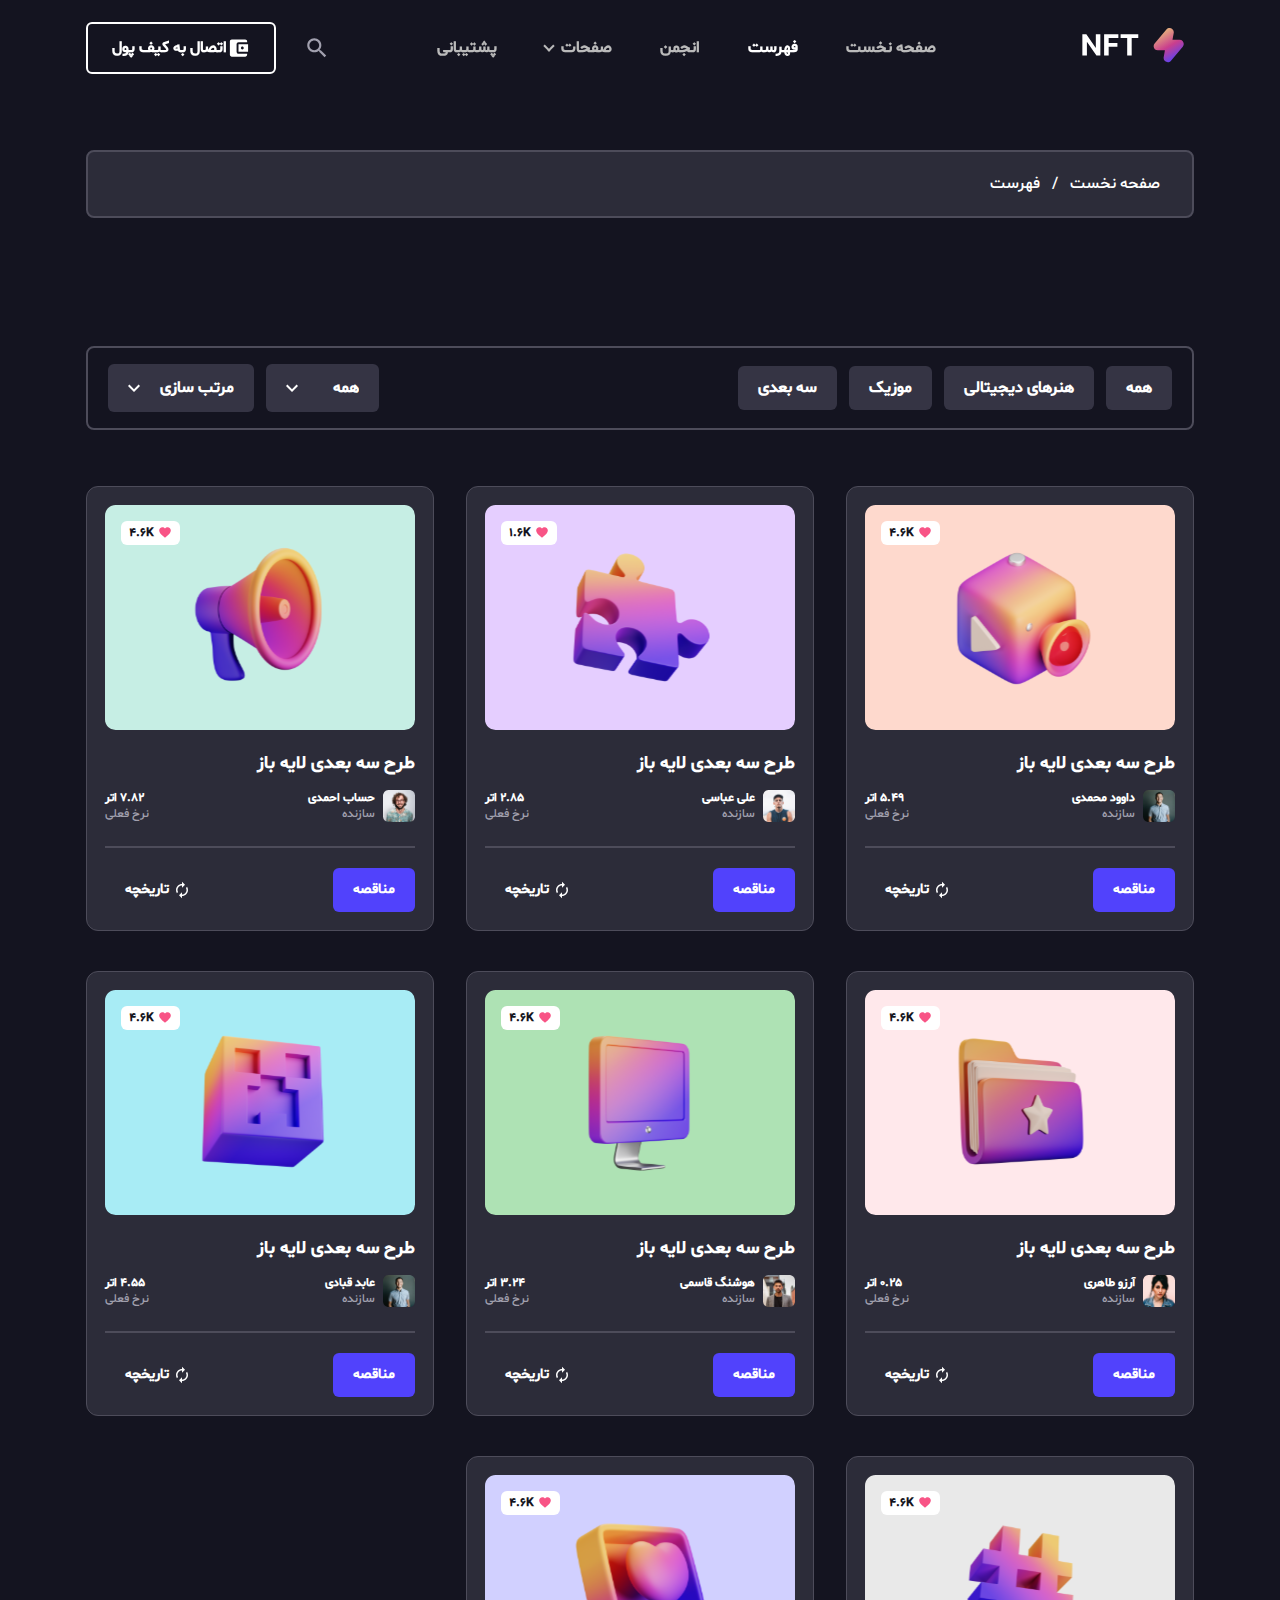
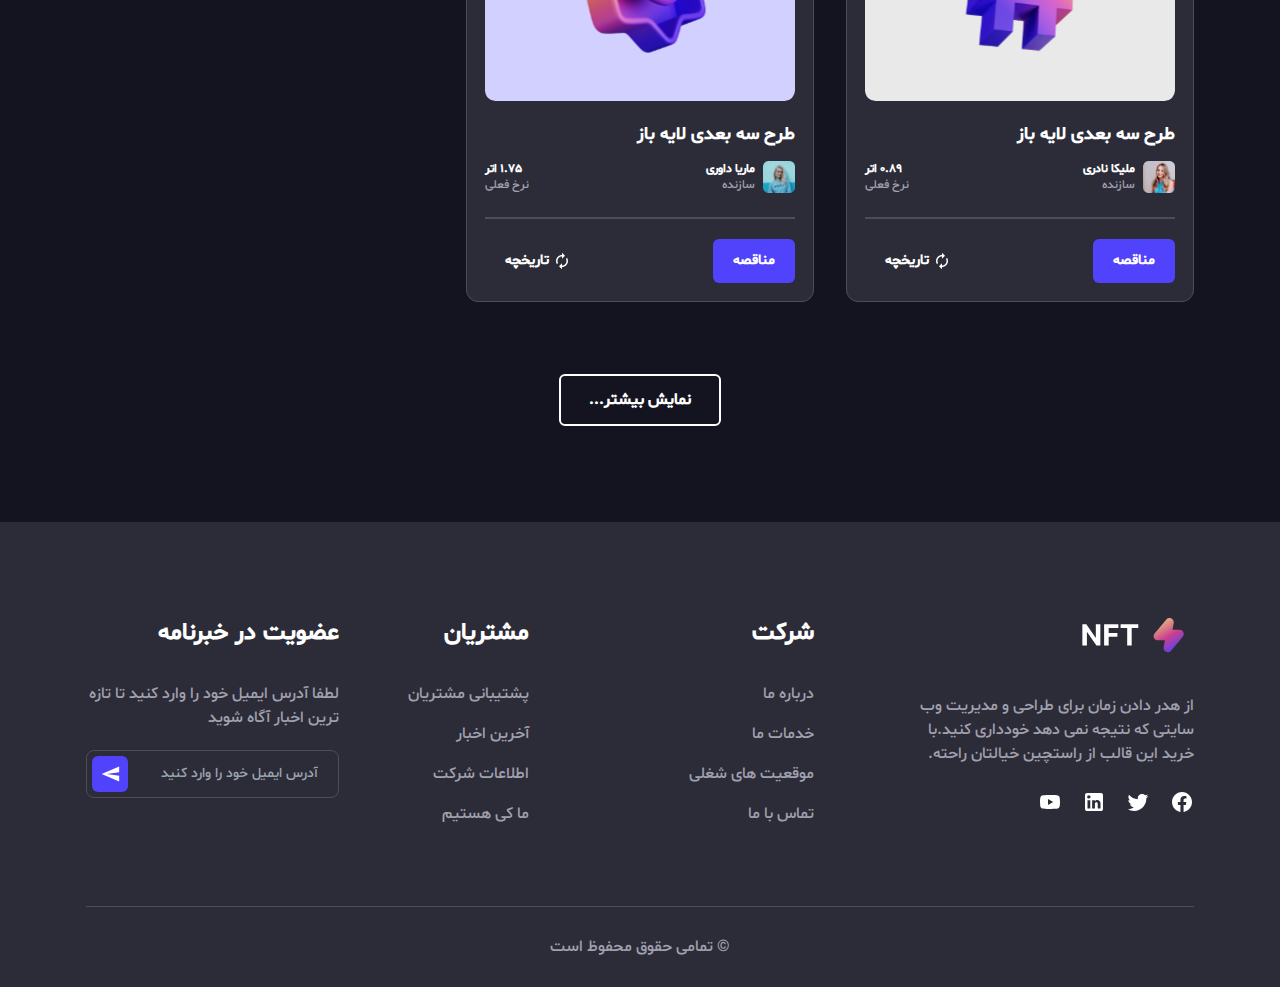
<file: explore-items.html>
<!DOCTYPE html>
<html lang="en">
<head>
    <meta charset="UTF-8" />
    <meta http-equiv="X-UA-Compatible" content="IE=edge" />
    <meta name="viewport" content="width=device-width, initial-scale=1.0" />
    <title>فهرست آیتم | NFT Tailwind Template</title>
    <link rel="shortcut icon" href="assets/images/favicon.png" type="image/x-icon" />
    <link rel="stylesheet" href="assets/css/animate.css" />
    <link rel="stylesheet" href="assets/css/tailwind.css" />
    <script defer src="assets/js/alpine.min.js"></script>
</head>
<body class="a0" x-data="{scrolledFromTop: false}" x-init="window.pageYOffset >= 50 ? scrolledFromTop = true : scrolledFromTop = false" @scroll.window="window.pageYOffset >= 50 ? scrolledFromTop = true : scrolledFromTop = false">
<header x-data="{navbarOpen: false,submenuOpen: false}" class="header a1 a2 a3 a4 a5 a6 a7 a8" :class="scrolledFromTop ? 'a9 aa ab ac ad' : ' a9' ">
    <div class="ae rtl-dir">
        <div class="af ag[-16px] a3 a5 ah">
            <div class="ai aj ak">
                <a href="index.html" class="header-logo al a4" :class="scrolledFromTop ? 'am lg:an' : 'ao lg:ap' ">
                    <img src="assets/images/logo.svg" alt="logo" class="aq aj" />
                </a>
            </div>
            <div class="a3 a4 a5 ah ak">
                <div>
                    <button @click="navbarOpen = !navbarOpen " :class="navbarOpen && 'navbarTogglerActive' " id="navbarToggler" name="navbarToggler" aria-label="navbarToggler" class="ar as at/2 al au[-50%] av aw ax[6px] ay focus:az lg:aA">
                        <span :class="navbarOpen && 'aB aC aD[7px]' " class="af aE[6px] al aF[2px] aG[30px] aH"></span>
                        <span :class="navbarOpen && 'aI' " class="af aE[6px] al aF[2px] aG[30px] aH"></span>
                        <span :class="navbarOpen && 'aD[-8px] aJ[135deg]' " class="af aE[6px] al aF[2px] aG[30px] aH"></span>
                    </button>
                    <nav :class="!navbarOpen && 'aA' " id="navbarCollapse" class="ar as aK a4 aL[250px] av aM aN lg:aO lg:al lg:a4 lg:aj lg:a6 aP lg:aQ lg:ak lg:aR xl:aS">
                        <ul class="aT lg:a3">
                            <li class="aU af">
                                <a href="index.html" class="aV a3 an aW aX aY[#bababa] group-hover:aZ lg:a_ lg:a10 lg:a11 lg:a12">
                                    صفحه نخست
                                </a>
                            </li>
                            <li class="aU af">
                                <a href="explore-items.html" class="aV a3 an aW aX aZ group-hover:aZ lg:a_ lg:a13 lg:a10 lg:a11 lg:a12 xl:a14">
                                    فهرست
                                </a>
                            </li>
                            <li class="aU af">
                                <a href="javascript:void(0)" class="aV a3 an aW aX aY[#bababa] group-hover:aZ lg:a_ lg:a13 lg:a10 lg:a11 lg:a12 xl:a14">
                                    انجمن
                                </a>
                            </li>
                            <li class="aU submenu-item af">
                                <a href="javascript:void(0)" @click="submenuOpen = !submenuOpen" class="af aV a3 an aW aX aY[#bababa] after:ar after:a15 after:at/2 after:a16[-2px] after:a17 after:a18 after:au[-50%] after:aC after:a19 after:a1a after:a1b group-hover:aZ lg:a_ lg:a13 lg:a10 lg:a11 lg:a1c lg:a1d lg:after:a1e xl:a14">
                                    صفحات
                                </a>
                                <div :class="submenuOpen ? 'al' : 'aA' " class="submenu af aK a2 aG[250px] a1f aa a1g a1h[top] a1i group-hover:a1j lg:a1k lg:ar lg:aD[110%] lg:al lg:aI lg:aN lg:group-hover:a1l lg:group-hover:aK">
                                    <a href="explore-items.html" class="al a1m ax[10px] ak a1n a1o aY[#bababa] hover:aZ">
                                        فهرست
                                    </a>
                                    <a href="item-details.html" class="al a1m ax[10px] ak a1n a1o aY[#bababa] hover:aZ">
                                        مشخصات آیتم
                                    </a>
                                    <a href="create-item.html" class="al a1m ax[10px] ak a1n a1o aY[#bababa] hover:aZ">
                                        ایجاد آیتم
                                    </a>
                                    <a href="connect-wallet.html" class="al a1m ax[10px] ak a1n a1o aY[#bababa] hover:aZ">
                                        اتصال به کیف پول
                                    </a>
                                    <a href="support.html" class="al a1m ax[10px] ak a1n a1o aY[#bababa] hover:aZ">
                                        پشتیبانی
                                    </a>
                                    <a href="signin.html" class="al a1m ax[10px] ak a1n a1o aY[#bababa] hover:aZ">
                                        ورود به سیستم
                                    </a>
                                    <a href="signup.html" class="al a1m ax[10px] ak a1n a1o aY[#bababa] hover:aZ">
                                        ایجاد حساب کاربری
                                    </a>
                                </div>
                            </li>
                            <li class="aU af">
                                <a href="support.html" class="aV a3 an aW aX aY[#bababa] group-hover:aZ lg:a_ lg:a13 lg:a10 lg:a11 lg:a12 xl:a14">
                                    پشتیبانی
                                </a>
                            </li>
                        </ul>
                    </nav>
                </div>
                <div class="aA a1p a1q sm:a3 lg:a1r">
                    <div class="aU af aA md:a3">
                        <button class="aP a1s aW aX a1t a7 hover:a1u lg:ak xl:a1s" name="search" aria-label="search">
                            <svg width="26" height="26" viewBox="0 0 26 26" fill="none" xmlns="http://www.w3.org/2000/svg">
                                <path d="M10.2917 3.25C12.1592 3.25 13.9503 3.99189 15.2709 5.31246C16.5914 6.63303 17.3333 8.4241 17.3333 10.2917C17.3333 12.0358 16.6942 13.6392 15.6433 14.8742L15.9358 15.1667H16.7917L22.2083 20.5833L20.5833 22.2083L15.1667 16.7917V15.9358L14.8742 15.6433C13.6392 16.6942 12.0358 17.3333 10.2917 17.3333C8.4241 17.3333 6.63303 16.5914 5.31246 15.2709C3.99189 13.9503 3.25 12.1592 3.25 10.2917C3.25 8.4241 3.99189 6.63303 5.31246 5.31246C6.63303 3.99189 8.4241 3.25 10.2917 3.25ZM10.2917 5.41667C7.58333 5.41667 5.41667 7.58333 5.41667 10.2917C5.41667 13 7.58333 15.1667 10.2917 15.1667C13 15.1667 15.1667 13 15.1667 10.2917C15.1667 7.58333 13 5.41667 10.2917 5.41667Z" fill="currentColor" />
                            </svg>
                        </button>
                        <div class="a1k ar aD[110%] a1e aG[250px] a1f aa a1v aI a1w group-hover:a1l group-hover:aK group-hover:a1j">
                            <form class="a3">
                                <input type="text" placeholder="جستجو کنید..." class="a4 a6 an ak aZ a1x" />
                                <button class="aZ" name="search-button" aria-label="search-button">
                                    <svg width="26" height="26" viewBox="0 0 26 26" fill="none" xmlns="http://www.w3.org/2000/svg">
                                        <path d="M10.2917 3.25C12.1592 3.25 13.9503 3.99189 15.2709 5.31246C16.5914 6.63303 17.3333 8.4241 17.3333 10.2917C17.3333 12.0358 16.6942 13.6392 15.6433 14.8742L15.9358 15.1667H16.7917L22.2083 20.5833L20.5833 22.2083L15.1667 16.7917V15.9358L14.8742 15.6433C13.6392 16.6942 12.0358 17.3333 10.2917 17.3333C8.4241 17.3333 6.63303 16.5914 5.31246 15.2709C3.99189 13.9503 3.25 12.1592 3.25 10.2917C3.25 8.4241 3.99189 6.63303 5.31246 5.31246C6.63303 3.99189 8.4241 3.25 10.2917 3.25ZM10.2917 5.41667C7.58333 5.41667 5.41667 7.58333 5.41667 10.2917C5.41667 13 7.58333 15.1667 10.2917 15.1667C13 15.1667 15.1667 13 15.1667 10.2917C15.1667 7.58333 13 5.41667 10.2917 5.41667Z" fill="currentColor" />
                                    </svg>
                                </button>
                            </form>
                        </div>
                    </div>
                    <a href="connect-wallet.html" class="a3 a5 a1f a1y a1z aP aS aW aX aZ a7 a1i a1A hover:a1B hover:a1C lg:ak xl:aS">
                        <span class="a1DD">
                           <svg width="23" height="24" viewBox="0 0 23 24" fill="none" xmlns="http://www.w3.org/2000/svg">
                              <path d="M20.125 17.75V18.7083C20.125 19.2167 19.9231 19.7042 19.5636 20.0636C19.2042 20.4231 18.7167 20.625 18.2083 20.625H4.79167C3.72792 20.625 2.875 19.7625 2.875 18.7083V5.29167C2.875 4.78333 3.07693 4.29582 3.43638 3.93638C3.79582 3.57693 4.28334 3.375 4.79167 3.375H18.2083C18.7167 3.375 19.2042 3.57693 19.5636 3.93638C19.9231 4.29582 20.125 4.78333 20.125 5.29167V6.25H11.5C10.4363 6.25 9.58333 7.1125 9.58333 8.16667V15.8333C9.58333 16.3417 9.78527 16.8292 10.1447 17.1886C10.5042 17.5481 10.9917 17.75 11.5 17.75H20.125ZM11.5 15.8333H21.0833V8.16667H11.5V15.8333ZM15.3333 13.4375C14.9521 13.4375 14.5865 13.286 14.3169 13.0165C14.0473 12.7469 13.8958 12.3812 13.8958 12C13.8958 11.6188 14.0473 11.2531 14.3169 10.9835C14.5865 10.714 14.9521 10.5625 15.3333 10.5625C15.7146 10.5625 16.0802 10.714 16.3498 10.9835C16.6194 11.2531 16.7708 11.6188 16.7708 12C16.7708 12.3812 16.6194 12.7469 16.3498 13.0165C16.0802 13.286 15.7146 13.4375 15.3333 13.4375Z" fill="white" />
                           </svg>
                        </span>
                        اتصال به کیف پول
                    </a>
                </div>
            </div>
        </div>
    </div>
</header>
<section class="a1E[150px] a1F">
    <div class="ae rtl-dir">
        <div class="av a1y a1G aM ao a1H">
            <ul class="a3 a5">
                <li class="a3 a5 aW a1o aZ">
                    <a href="javascript:void(0)" class="aZ hover:a1u">
                        صفحه نخست
                    </a>
                    <span class="aw"> / </span>
                </li>
                <li class="a3 a5 aW a1o aZ">
                    فهرست
                </li>
            </ul>
        </div>
    </div>
</section>
<section class="a2L a1F">
    <div class="ae rtl-dir">
        <div class="a1K av a1y a1G am a2u">
            <div class="a1R a3 a1S a5 ah">
                <div class="a4 ak lg:a2G/12">
                    <div class="a3 a2M a2N a2O lg:a2P">
                        <button class="a10 a5 a1Z a2Q a1f a20[#353444] ax[10px] a2u aW aX aZ a1w hover:a1C">
                            همه
                        </button>
                        <button class="a10 a5 a1Z a2Q a1f a20[#353444] ax[10px] a2u aW aX aZ a1w hover:a1C">
                            هنرهای دیجیتالی
                        </button>
                        <button class="a10 a5 a1Z a2Q a1f a20[#353444] ax[10px] a2u aW aX aZ a1w hover:a1C">
                            موزیک
                        </button>
                        <button class="a10 a5 a1Z a2Q a1f a20[#353444] ax[10px] a2u aW aX aZ a1w hover:a1C">
                            سه بعدی
                        </button>
                    </div>
                </div>
                <div class="a4 ak lg:a2v/12">
                    <div class="a3 a2M lg:a1p">
                        <div class="af a10">
                            <select class="a2R a1f a20[#353444] aP a2h a2i aW aX aZ a1x">
                                <option value="">همه</option>
                                <option value="">دیجیتال</option>
                                <option value="">لایه باز</option>
                            </select>
                            <span class="ar a2S at/2 a2m/2">
                              <svg width="12" height="8" viewBox="0 0 12 8" fill="none" xmlns="http://www.w3.org/2000/svg">
                                 <path d="M1.41 0.580078L6 5.17008L10.59 0.580078L12 2.00008L6 8.00008L0 2.00008L1.41 0.580078Z" fill="white"></path>
                              </svg>
                           </span>
                        </div>
                        <div class="af a10">
                            <select class="a2R a1f a20[#353444] aP a2h a2i aW aX aZ a1x">
                                <option value="" selected="">مرتب سازی</option>
                                <option value="">امتیاز بالا</option>
                                <option value="">امتیاز متوسط</option>
                                <option value="">امتیاز پایین</option>
                            </select>
                            <span class="ar a2S at/2 a2m/2">
                              <svg width="12" height="8" viewBox="0 0 12 8" fill="none" xmlns="http://www.w3.org/2000/svg">
                                 <path d="M1.41 0.580078L6 5.17008L10.59 0.580078L12 2.00008L6 8.00008L0 2.00008L1.41 0.580078Z" fill="white"></path>
                              </svg>
                           </span>
                        </div>
                    </div>
                </div>
            </div>
        </div>
        <div class="a1R a3 a1S">
            <div class="a4 ak md:a1T/2 lg:a1T/3 2xl:a1T/4">
                <div class="a1U a1V a1W a1G aM a2T[18px]">
                    <div class="af a1Y a2p av">
                        <img src="assets/images/picks/image-01.svg" alt="auctions" class="a4">
                        <button class="ar as a2U a10 a5 a1f aH a2V a2W">
                            <svg width="14" height="14" viewBox="0 0 14 14" fill="none" xmlns="http://www.w3.org/2000/svg">
                                <path d="M6.99999 11.8709L6.15416 11.1009C3.14999 8.37675 1.16666 6.57425 1.16666 4.37508C1.16666 2.57258 2.57832 1.16675 4.37499 1.16675C5.38999 1.16675 6.36416 1.63925 6.99999 2.38008C7.63582 1.63925 8.60999 1.16675 9.62499 1.16675C11.4217 1.16675 12.8333 2.57258 12.8333 4.37508C12.8333 6.57425 10.85 8.37675 7.84582 11.1009L6.99999 11.8709Z" fill="#F85486"></path>
                            </svg>
                            <span class="a2X a2Y aX a23">
                           4.6K
                           </span>
                        </button>
                    </div>
                    <div>
                        <h3>
                            <a href="item-details.html" class="a2D a2a a1Q aX aZ hover:a1u">
                                طرح سه بعدی لایه باز
                            </a>
                        </h3>
                        <div class="a2b a3 a5 ah">
                            <div class="a4">
                                <div class="a3 a5">
                                    <div class="a2Z a2_ a4 aL[32px] a1f">
                                        <img src="assets/images/picks/creator-01.png" alt="سازنده" class="a30 a4 a31 a32">
                                    </div>
                                    <div class="a4">
                                        <h4 class="a2Y aX aZ">
                                            داوود محمدی
                                            <span class="al a2Y a1o a1t">
                                       سازنده
                                       </span>
                                        </h4>
                                    </div>
                                </div>
                            </div>
                            <div class="a4">
                                <h5 class="a33 a2Y aX aZ">
                                    5.49 اتر
                                    <span class="al a2Y a1o a1t">
                                 نرخ فعلی
                                 </span>
                                </h5>
                            </div>
                        </div>
                        <div class="a3 a5 ah a34 a1G a35">
                            <a href="javascript:void(0)" class="a3 a5 a1Z a1f a1C aP ak a1n aX aZ a1w hover:a36 sm:a2u">
                                مناقصه
                            </a>
                            <a href="javascript:void(0)" class="a3 a5 a1Z a1f aP ak a1n aX aZ hover:a1u sm:a2u">
                              <span class="a37">
                                 <svg width="18" height="18" viewBox="0 0 18 18" fill="none" xmlns="http://www.w3.org/2000/svg">
                                    <path d="M9 4.5V6.75L12 3.75L9 0.75V3C7.4087 3 5.88258 3.63214 4.75736 4.75736C3.63214 5.88258 3 7.4087 3 9C3 10.1775 3.345 11.2725 3.93 12.195L5.025 11.1C4.6875 10.4775 4.5 9.75 4.5 9C4.5 7.80653 4.97411 6.66193 5.81802 5.81802C6.66193 4.97411 7.80652 4.5 9 4.5ZM14.07 5.805L12.975 6.9C13.305 7.53 13.5 8.25 13.5 9C13.5 10.1935 13.0259 11.3381 12.182 12.182C11.3381 13.0259 10.1935 13.5 9 13.5V11.25L6 14.25L9 17.25V15C10.5913 15 12.1174 14.3679 13.2426 13.2426C14.3679 12.1174 15 10.5913 15 9C15 7.8225 14.655 6.7275 14.07 5.805Z" fill="currentColor"></path>
                                 </svg>
                              </span>
                                تاریخچه
                            </a>
                        </div>
                    </div>
                </div>
            </div>
            <div class="a4 ak md:a1T/2 lg:a1T/3 2xl:a1T/4">
                <div class="a1U a1V a1W a1G aM a2T[18px]">
                    <div class="af a1Y a2p av">
                        <img src="assets/images/picks/image-02.svg" alt="auctions" class="a4">
                        <button class="ar as a2U a10 a5 a1f aH a2V a2W">
                            <svg width="14" height="14" viewBox="0 0 14 14" fill="none" xmlns="http://www.w3.org/2000/svg">
                                <path d="M6.99999 11.8709L6.15416 11.1009C3.14999 8.37675 1.16666 6.57425 1.16666 4.37508C1.16666 2.57258 2.57832 1.16675 4.37499 1.16675C5.38999 1.16675 6.36416 1.63925 6.99999 2.38008C7.63582 1.63925 8.60999 1.16675 9.62499 1.16675C11.4217 1.16675 12.8333 2.57258 12.8333 4.37508C12.8333 6.57425 10.85 8.37675 7.84582 11.1009L6.99999 11.8709Z" fill="#F85486"></path>
                            </svg>
                            <span class="a2X a2Y aX a23">
                           1.6K
                           </span>
                        </button>
                    </div>
                    <div>
                        <h3>
                            <a href="item-details.html" class="a2D a2a a1Q aX aZ hover:a1u">
                                طرح سه بعدی لایه باز
                            </a>
                        </h3>
                        <div class="a2b a3 a5 ah">
                            <div class="a4">
                                <div class="a3 a5">
                                    <div class="a2Z a2_ a4 aL[32px] a1f">
                                        <img src="assets/images/picks/creator-02.png" alt="سازنده" class="a30 a4 a31 a32">
                                    </div>
                                    <div class="a4">
                                        <h4 class="a2Y aX aZ">
                                            علی عباسی
                                            <span class="al a2Y a1o a1t">
                                       سازنده
                                       </span>
                                        </h4>
                                    </div>
                                </div>
                            </div>
                            <div class="a4">
                                <h5 class="a33 a2Y aX aZ">
                                    2.85 اتر
                                    <span class="al a2Y a1o a1t">
                                 نرخ فعلی
                                 </span>
                                </h5>
                            </div>
                        </div>
                        <div class="a3 a5 ah a34 a1G a35">
                            <a href="javascript:void(0)" class="a3 a5 a1Z a1f a1C aP ak a1n aX aZ a1w hover:a36 sm:a2u">
                                مناقصه
                            </a>
                            <a href="javascript:void(0)" class="a3 a5 a1Z a1f aP ak a1n aX aZ hover:a1u sm:a2u">
                              <span class="a37">
                                 <svg width="18" height="18" viewBox="0 0 18 18" fill="none" xmlns="http://www.w3.org/2000/svg">
                                    <path d="M9 4.5V6.75L12 3.75L9 0.75V3C7.4087 3 5.88258 3.63214 4.75736 4.75736C3.63214 5.88258 3 7.4087 3 9C3 10.1775 3.345 11.2725 3.93 12.195L5.025 11.1C4.6875 10.4775 4.5 9.75 4.5 9C4.5 7.80653 4.97411 6.66193 5.81802 5.81802C6.66193 4.97411 7.80652 4.5 9 4.5ZM14.07 5.805L12.975 6.9C13.305 7.53 13.5 8.25 13.5 9C13.5 10.1935 13.0259 11.3381 12.182 12.182C11.3381 13.0259 10.1935 13.5 9 13.5V11.25L6 14.25L9 17.25V15C10.5913 15 12.1174 14.3679 13.2426 13.2426C14.3679 12.1174 15 10.5913 15 9C15 7.8225 14.655 6.7275 14.07 5.805Z" fill="currentColor"></path>
                                 </svg>
                              </span>
                                تاریخچه
                            </a>
                        </div>
                    </div>
                </div>
            </div>
            <div class="a4 ak md:a1T/2 lg:a1T/3 2xl:a1T/4">
                <div class="a1U a1V a1W a1G aM a2T[18px]">
                    <div class="af a1Y a2p av">
                        <img src="assets/images/picks/image-03.svg" alt="auctions" class="a4">
                        <button class="ar as a2U a10 a5 a1f aH a2V a2W">
                            <svg width="14" height="14" viewBox="0 0 14 14" fill="none" xmlns="http://www.w3.org/2000/svg">
                                <path d="M6.99999 11.8709L6.15416 11.1009C3.14999 8.37675 1.16666 6.57425 1.16666 4.37508C1.16666 2.57258 2.57832 1.16675 4.37499 1.16675C5.38999 1.16675 6.36416 1.63925 6.99999 2.38008C7.63582 1.63925 8.60999 1.16675 9.62499 1.16675C11.4217 1.16675 12.8333 2.57258 12.8333 4.37508C12.8333 6.57425 10.85 8.37675 7.84582 11.1009L6.99999 11.8709Z" fill="#F85486"></path>
                            </svg>
                            <span class="a2X a2Y aX a23">
                           4.6K
                           </span>
                        </button>
                    </div>
                    <div>
                        <h3>
                            <a href="item-details.html" class="a2D a2a a1Q aX aZ hover:a1u">
                                طرح سه بعدی لایه باز
                            </a>
                        </h3>
                        <div class="a2b a3 a5 ah">
                            <div class="a4">
                                <div class="a3 a5">
                                    <div class="a2Z a2_ a4 aL[32px] a1f">
                                        <img src="assets/images/picks/creator-03.png" alt="سازنده" class="a30 a4 a31 a32">
                                    </div>
                                    <div class="a4">
                                        <h4 class="a2Y aX aZ">
                                            حساب احمدی
                                            <span class="al a2Y a1o a1t">
                                       سازنده
                                       </span>
                                        </h4>
                                    </div>
                                </div>
                            </div>
                            <div class="a4">
                                <h5 class="a33 a2Y aX aZ">
                                    7.82 اتر
                                    <span class="al a2Y a1o a1t">
                                 نرخ فعلی
                                 </span>
                                </h5>
                            </div>
                        </div>
                        <div class="a3 a5 ah a34 a1G a35">
                            <a href="javascript:void(0)" class="a3 a5 a1Z a1f a1C aP ak a1n aX aZ a1w hover:a36 sm:a2u">
                                مناقصه
                            </a>
                            <a href="javascript:void(0)" class="a3 a5 a1Z a1f aP ak a1n aX aZ hover:a1u sm:a2u">
                              <span class="a37">
                                 <svg width="18" height="18" viewBox="0 0 18 18" fill="none" xmlns="http://www.w3.org/2000/svg">
                                    <path d="M9 4.5V6.75L12 3.75L9 0.75V3C7.4087 3 5.88258 3.63214 4.75736 4.75736C3.63214 5.88258 3 7.4087 3 9C3 10.1775 3.345 11.2725 3.93 12.195L5.025 11.1C4.6875 10.4775 4.5 9.75 4.5 9C4.5 7.80653 4.97411 6.66193 5.81802 5.81802C6.66193 4.97411 7.80652 4.5 9 4.5ZM14.07 5.805L12.975 6.9C13.305 7.53 13.5 8.25 13.5 9C13.5 10.1935 13.0259 11.3381 12.182 12.182C11.3381 13.0259 10.1935 13.5 9 13.5V11.25L6 14.25L9 17.25V15C10.5913 15 12.1174 14.3679 13.2426 13.2426C14.3679 12.1174 15 10.5913 15 9C15 7.8225 14.655 6.7275 14.07 5.805Z" fill="currentColor"></path>
                                 </svg>
                              </span>
                                تاریخچه
                            </a>
                        </div>
                    </div>
                </div>
            </div>
            <div class="a4 ak md:a1T/2 lg:a1T/3 2xl:a1T/4">
                <div class="a1U a1V a1W a1G aM a2T[18px]">
                    <div class="af a1Y a2p av">
                        <img src="assets/images/picks/image-04.svg" alt="auctions" class="a4">
                        <button class="ar as a2U a10 a5 a1f aH a2V a2W">
                            <svg width="14" height="14" viewBox="0 0 14 14" fill="none" xmlns="http://www.w3.org/2000/svg">
                                <path d="M6.99999 11.8709L6.15416 11.1009C3.14999 8.37675 1.16666 6.57425 1.16666 4.37508C1.16666 2.57258 2.57832 1.16675 4.37499 1.16675C5.38999 1.16675 6.36416 1.63925 6.99999 2.38008C7.63582 1.63925 8.60999 1.16675 9.62499 1.16675C11.4217 1.16675 12.8333 2.57258 12.8333 4.37508C12.8333 6.57425 10.85 8.37675 7.84582 11.1009L6.99999 11.8709Z" fill="#F85486"></path>
                            </svg>
                            <span class="a2X a2Y aX a23">
                           4.6K
                           </span>
                        </button>
                    </div>
                    <div>
                        <h3>
                            <a href="item-details.html" class="a2D a2a a1Q aX aZ hover:a1u">
                                طرح سه بعدی لایه باز
                            </a>
                        </h3>
                        <div class="a2b a3 a5 ah">
                            <div class="a4">
                                <div class="a3 a5">
                                    <div class="a2Z a2_ a4 aL[32px] a1f">
                                        <img src="assets/images/picks/creator-04.png" alt="سازنده" class="a30 a4 a31 a32">
                                    </div>
                                    <div class="a4">
                                        <h4 class="a2Y aX aZ">
                                           آرزو طاهری
                                            <span class="al a2Y a1o a1t">
                                       سازنده
                                       </span>
                                        </h4>
                                    </div>
                                </div>
                            </div>
                            <div class="a4">
                                <h5 class="a33 a2Y aX aZ">
                                    0.25 اتر
                                    <span class="al a2Y a1o a1t">
                                 نرخ فعلی
                                 </span>
                                </h5>
                            </div>
                        </div>
                        <div class="a3 a5 ah a34 a1G a35">
                            <a href="javascript:void(0)" class="a3 a5 a1Z a1f a1C aP ak a1n aX aZ a1w hover:a36 sm:a2u">
                                مناقصه
                            </a>
                            <a href="javascript:void(0)" class="a3 a5 a1Z a1f aP ak a1n aX aZ hover:a1u sm:a2u">
                              <span class="a37">
                                 <svg width="18" height="18" viewBox="0 0 18 18" fill="none" xmlns="http://www.w3.org/2000/svg">
                                    <path d="M9 4.5V6.75L12 3.75L9 0.75V3C7.4087 3 5.88258 3.63214 4.75736 4.75736C3.63214 5.88258 3 7.4087 3 9C3 10.1775 3.345 11.2725 3.93 12.195L5.025 11.1C4.6875 10.4775 4.5 9.75 4.5 9C4.5 7.80653 4.97411 6.66193 5.81802 5.81802C6.66193 4.97411 7.80652 4.5 9 4.5ZM14.07 5.805L12.975 6.9C13.305 7.53 13.5 8.25 13.5 9C13.5 10.1935 13.0259 11.3381 12.182 12.182C11.3381 13.0259 10.1935 13.5 9 13.5V11.25L6 14.25L9 17.25V15C10.5913 15 12.1174 14.3679 13.2426 13.2426C14.3679 12.1174 15 10.5913 15 9C15 7.8225 14.655 6.7275 14.07 5.805Z" fill="currentColor"></path>
                                 </svg>
                              </span>
                                تاریخچه
                            </a>
                        </div>
                    </div>
                </div>
            </div>
            <div class="a4 ak md:a1T/2 lg:a1T/3 2xl:a1T/4">
                <div class="a1U a1V a1W a1G aM a2T[18px]">
                    <div class="af a1Y a2p av">
                        <img src="assets/images/picks/image-05.svg" alt="auctions" class="a4">
                        <button class="ar as a2U a10 a5 a1f aH a2V a2W">
                            <svg width="14" height="14" viewBox="0 0 14 14" fill="none" xmlns="http://www.w3.org/2000/svg">
                                <path d="M6.99999 11.8709L6.15416 11.1009C3.14999 8.37675 1.16666 6.57425 1.16666 4.37508C1.16666 2.57258 2.57832 1.16675 4.37499 1.16675C5.38999 1.16675 6.36416 1.63925 6.99999 2.38008C7.63582 1.63925 8.60999 1.16675 9.62499 1.16675C11.4217 1.16675 12.8333 2.57258 12.8333 4.37508C12.8333 6.57425 10.85 8.37675 7.84582 11.1009L6.99999 11.8709Z" fill="#F85486"></path>
                            </svg>
                            <span class="a2X a2Y aX a23">
                           4.6K
                           </span>
                        </button>
                    </div>
                    <div>
                        <h3>
                            <a href="item-details.html" class="a2D a2a a1Q aX aZ hover:a1u">
                                طرح سه بعدی لایه باز
                            </a>
                        </h3>
                        <div class="a2b a3 a5 ah">
                            <div class="a4">
                                <div class="a3 a5">
                                    <div class="a2Z a2_ a4 aL[32px] a1f">
                                        <img src="assets/images/picks/creator-05.png" alt="سازنده" class="a30 a4 a31 a32">
                                    </div>
                                    <div class="a4">
                                        <h4 class="a2Y aX aZ">
                                            هوشنگ قاسمی
                                            <span class="al a2Y a1o a1t">
                                       سازنده
                                       </span>
                                        </h4>
                                    </div>
                                </div>
                            </div>
                            <div class="a4">
                                <h5 class="a33 a2Y aX aZ">
                                    3.24 اتر
                                    <span class="al a2Y a1o a1t">
                                 نرخ فعلی
                                 </span>
                                </h5>
                            </div>
                        </div>
                        <div class="a3 a5 ah a34 a1G a35">
                            <a href="javascript:void(0)" class="a3 a5 a1Z a1f a1C aP ak a1n aX aZ a1w hover:a36 sm:a2u">
                                مناقصه
                            </a>
                            <a href="javascript:void(0)" class="a3 a5 a1Z a1f aP ak a1n aX aZ hover:a1u sm:a2u">
                              <span class="a37">
                                 <svg width="18" height="18" viewBox="0 0 18 18" fill="none" xmlns="http://www.w3.org/2000/svg">
                                    <path d="M9 4.5V6.75L12 3.75L9 0.75V3C7.4087 3 5.88258 3.63214 4.75736 4.75736C3.63214 5.88258 3 7.4087 3 9C3 10.1775 3.345 11.2725 3.93 12.195L5.025 11.1C4.6875 10.4775 4.5 9.75 4.5 9C4.5 7.80653 4.97411 6.66193 5.81802 5.81802C6.66193 4.97411 7.80652 4.5 9 4.5ZM14.07 5.805L12.975 6.9C13.305 7.53 13.5 8.25 13.5 9C13.5 10.1935 13.0259 11.3381 12.182 12.182C11.3381 13.0259 10.1935 13.5 9 13.5V11.25L6 14.25L9 17.25V15C10.5913 15 12.1174 14.3679 13.2426 13.2426C14.3679 12.1174 15 10.5913 15 9C15 7.8225 14.655 6.7275 14.07 5.805Z" fill="currentColor"></path>
                                 </svg>
                              </span>
                                تاریخچه
                            </a>
                        </div>
                    </div>
                </div>
            </div>
            <div class="a4 ak md:a1T/2 lg:a1T/3 2xl:a1T/4">
                <div class="a1U a1V a1W a1G aM a2T[18px]">
                    <div class="af a1Y a2p av">
                        <img src="assets/images/picks/image-06.svg" alt="auctions" class="a4">
                        <button class="ar as a2U a10 a5 a1f aH a2V a2W">
                            <svg width="14" height="14" viewBox="0 0 14 14" fill="none" xmlns="http://www.w3.org/2000/svg">
                                <path d="M6.99999 11.8709L6.15416 11.1009C3.14999 8.37675 1.16666 6.57425 1.16666 4.37508C1.16666 2.57258 2.57832 1.16675 4.37499 1.16675C5.38999 1.16675 6.36416 1.63925 6.99999 2.38008C7.63582 1.63925 8.60999 1.16675 9.62499 1.16675C11.4217 1.16675 12.8333 2.57258 12.8333 4.37508C12.8333 6.57425 10.85 8.37675 7.84582 11.1009L6.99999 11.8709Z" fill="#F85486"></path>
                            </svg>
                            <span class="a2X a2Y aX a23">
                           4.6K
                           </span>
                        </button>
                    </div>
                    <div>
                        <h3>
                            <a href="item-details.html" class="a2D a2a a1Q aX aZ hover:a1u">
                                طرح سه بعدی لایه باز
                            </a>
                        </h3>
                        <div class="a2b a3 a5 ah">
                            <div class="a4">
                                <div class="a3 a5">
                                    <div class="a2Z a2_ a4 aL[32px] a1f">
                                        <img src="assets/images/picks/creator-06.png" alt="سازنده" class="a30 a4 a31 a32">
                                    </div>
                                    <div class="a4">
                                        <h4 class="a2Y aX aZ">
                                            عابد قبادی
                                            <span class="al a2Y a1o a1t">
                                       سازنده
                                       </span>
                                        </h4>
                                    </div>
                                </div>
                            </div>
                            <div class="a4">
                                <h5 class="a33 a2Y aX aZ">
                                    4.55 اتر
                                    <span class="al a2Y a1o a1t">نرخ فعلی</span>
                                </h5>
                            </div>
                        </div>
                        <div class="a3 a5 ah a34 a1G a35">
                            <a href="javascript:void(0)" class="a3 a5 a1Z a1f a1C aP ak a1n aX aZ a1w hover:a36 sm:a2u">
                                مناقصه
                            </a>
                            <a href="javascript:void(0)" class="a3 a5 a1Z a1f aP ak a1n aX aZ hover:a1u sm:a2u">
                              <span class="a37">
                                 <svg width="18" height="18" viewBox="0 0 18 18" fill="none" xmlns="http://www.w3.org/2000/svg">
                                    <path d="M9 4.5V6.75L12 3.75L9 0.75V3C7.4087 3 5.88258 3.63214 4.75736 4.75736C3.63214 5.88258 3 7.4087 3 9C3 10.1775 3.345 11.2725 3.93 12.195L5.025 11.1C4.6875 10.4775 4.5 9.75 4.5 9C4.5 7.80653 4.97411 6.66193 5.81802 5.81802C6.66193 4.97411 7.80652 4.5 9 4.5ZM14.07 5.805L12.975 6.9C13.305 7.53 13.5 8.25 13.5 9C13.5 10.1935 13.0259 11.3381 12.182 12.182C11.3381 13.0259 10.1935 13.5 9 13.5V11.25L6 14.25L9 17.25V15C10.5913 15 12.1174 14.3679 13.2426 13.2426C14.3679 12.1174 15 10.5913 15 9C15 7.8225 14.655 6.7275 14.07 5.805Z" fill="currentColor"></path>
                                 </svg>
                              </span>
                                تاریخچه
                            </a>
                        </div>
                    </div>
                </div>
            </div>
            <div class="a4 ak md:a1T/2 lg:a1T/3 2xl:a1T/4">
                <div class="a1U a1V a1W a1G aM a2T[18px]">
                    <div class="af a1Y a2p av">
                        <img src="assets/images/picks/image-07.svg" alt="auctions" class="a4">
                        <button class="ar as a2U a10 a5 a1f aH a2V a2W">
                            <svg width="14" height="14" viewBox="0 0 14 14" fill="none" xmlns="http://www.w3.org/2000/svg">
                                <path d="M6.99999 11.8709L6.15416 11.1009C3.14999 8.37675 1.16666 6.57425 1.16666 4.37508C1.16666 2.57258 2.57832 1.16675 4.37499 1.16675C5.38999 1.16675 6.36416 1.63925 6.99999 2.38008C7.63582 1.63925 8.60999 1.16675 9.62499 1.16675C11.4217 1.16675 12.8333 2.57258 12.8333 4.37508C12.8333 6.57425 10.85 8.37675 7.84582 11.1009L6.99999 11.8709Z" fill="#F85486"></path>
                            </svg>
                            <span class="a2X a2Y aX a23">
                           4.6K
                           </span>
                        </button>
                    </div>
                    <div>
                        <h3>
                            <a href="item-details.html" class="a2D a2a a1Q aX aZ hover:a1u">
                                طرح سه بعدی لایه باز
                            </a>
                        </h3>
                        <div class="a2b a3 a5 ah">
                            <div class="a4">
                                <div class="a3 a5">
                                    <div class="a2Z a2_ a4 aL[32px] a1f">
                                        <img src="assets/images/picks/creator-07.png" alt="سازنده" class="a30 a4 a31 a32">
                                    </div>
                                    <div class="a4">
                                        <h4 class="a2Y aX aZ">
                                            ملیکا نادری
                                            <span class="al a2Y a1o a1t">
                                       سازنده
                                       </span>
                                        </h4>
                                    </div>
                                </div>
                            </div>
                            <div class="a4">
                                <h5 class="a33 a2Y aX aZ">
                                    0.89 اتر
                                    <span class="al a2Y a1o a1t">
                                 نرخ فعلی
                                 </span>
                                </h5>
                            </div>
                        </div>
                        <div class="a3 a5 ah a34 a1G a35">
                            <a href="javascript:void(0)" class="a3 a5 a1Z a1f a1C aP ak a1n aX aZ a1w hover:a36 sm:a2u">
                                مناقصه
                            </a>
                            <a href="javascript:void(0)" class="a3 a5 a1Z a1f aP ak a1n aX aZ hover:a1u sm:a2u">
                              <span class="a37">
                                 <svg width="18" height="18" viewBox="0 0 18 18" fill="none" xmlns="http://www.w3.org/2000/svg">
                                    <path d="M9 4.5V6.75L12 3.75L9 0.75V3C7.4087 3 5.88258 3.63214 4.75736 4.75736C3.63214 5.88258 3 7.4087 3 9C3 10.1775 3.345 11.2725 3.93 12.195L5.025 11.1C4.6875 10.4775 4.5 9.75 4.5 9C4.5 7.80653 4.97411 6.66193 5.81802 5.81802C6.66193 4.97411 7.80652 4.5 9 4.5ZM14.07 5.805L12.975 6.9C13.305 7.53 13.5 8.25 13.5 9C13.5 10.1935 13.0259 11.3381 12.182 12.182C11.3381 13.0259 10.1935 13.5 9 13.5V11.25L6 14.25L9 17.25V15C10.5913 15 12.1174 14.3679 13.2426 13.2426C14.3679 12.1174 15 10.5913 15 9C15 7.8225 14.655 6.7275 14.07 5.805Z" fill="currentColor"></path>
                                 </svg>
                              </span>
                                تاریخچه
                            </a>
                        </div>
                    </div>
                </div>
            </div>
            <div class="a4 ak md:a1T/2 lg:a1T/3 2xl:a1T/4">
                <div class="a1U a1V a1W a1G aM a2T[18px]">
                    <div class="af a1Y a2p av">
                        <img src="assets/images/picks/image-08.svg" alt="auctions" class="a4">
                        <button class="ar as a2U a10 a5 a1f aH a2V a2W">
                            <svg width="14" height="14" viewBox="0 0 14 14" fill="none" xmlns="http://www.w3.org/2000/svg">
                                <path d="M6.99999 11.8709L6.15416 11.1009C3.14999 8.37675 1.16666 6.57425 1.16666 4.37508C1.16666 2.57258 2.57832 1.16675 4.37499 1.16675C5.38999 1.16675 6.36416 1.63925 6.99999 2.38008C7.63582 1.63925 8.60999 1.16675 9.62499 1.16675C11.4217 1.16675 12.8333 2.57258 12.8333 4.37508C12.8333 6.57425 10.85 8.37675 7.84582 11.1009L6.99999 11.8709Z" fill="#F85486"></path>
                            </svg>
                            <span class="a2X a2Y aX a23">
                           4.6K
                           </span>
                        </button>
                    </div>
                    <div>
                        <h3>
                            <a href="item-details.html" class="a2D a2a a1Q aX aZ hover:a1u">
                                طرح سه بعدی لایه باز
                            </a>
                        </h3>
                        <div class="a2b a3 a5 ah">
                            <div class="a4">
                                <div class="a3 a5">
                                    <div class="a2Z a2_ a4 aL[32px] a1f">
                                        <img src="assets/images/picks/creator-08.png" alt="سازنده" class="a30 a4 a31 a32">
                                    </div>
                                    <div class="a4">
                                        <h4 class="a2Y aX aZ">
                                            ماریا داوری
                                            <span class="al a2Y a1o a1t">
                                       سازنده
                                       </span>
                                        </h4>
                                    </div>
                                </div>
                            </div>
                            <div class="a4">
                                <h5 class="a33 a2Y aX aZ">
                                    1.75 اتر
                                    <span class="al a2Y a1o a1t">
                                 نرخ فعلی
                                 </span>
                                </h5>
                            </div>
                        </div>
                        <div class="a3 a5 ah a34 a1G a35">
                            <a href="javascript:void(0)" class="a3 a5 a1Z a1f a1C aP ak a1n aX aZ a1w hover:a36 sm:a2u">
                                مناقصه
                            </a>
                            <a href="javascript:void(0)" class="a3 a5 a1Z a1f aP ak a1n aX aZ hover:a1u sm:a2u">
                              <span class="a37">
                                 <svg width="18" height="18" viewBox="0 0 18 18" fill="none" xmlns="http://www.w3.org/2000/svg">
                                    <path d="M9 4.5V6.75L12 3.75L9 0.75V3C7.4087 3 5.88258 3.63214 4.75736 4.75736C3.63214 5.88258 3 7.4087 3 9C3 10.1775 3.345 11.2725 3.93 12.195L5.025 11.1C4.6875 10.4775 4.5 9.75 4.5 9C4.5 7.80653 4.97411 6.66193 5.81802 5.81802C6.66193 4.97411 7.80652 4.5 9 4.5ZM14.07 5.805L12.975 6.9C13.305 7.53 13.5 8.25 13.5 9C13.5 10.1935 13.0259 11.3381 12.182 12.182C11.3381 13.0259 10.1935 13.5 9 13.5V11.25L6 14.25L9 17.25V15C10.5913 15 12.1174 14.3679 13.2426 13.2426C14.3679 12.1174 15 10.5913 15 9C15 7.8225 14.655 6.7275 14.07 5.805Z" fill="currentColor"></path>
                                 </svg>
                              </span>
                                تاریخچه
                            </a>
                        </div>
                    </div>
                </div>
            </div>
            <div class="a4 ak">
                <div class="a2L a1L">
                    <a href="javascript:void(0)" class="a10 a5 a1Z a1f a1y a1z aP a1s aW aX aZ a1w hover:a1B hover:a1C">
                        نمایش بیشتر...
                    </a>
                </div>
            </div>
        </div>
    </div>
</section>
<footer class="aM a24">
    <div class="ae rtl-dir">
        <div class="a1R a3 a1S">
            <div class="a4 ak sm:a25/12 lg:a26/12 xl:a27/12">
                <div class="a28">
                    <div class="aL[300px]">
                        <a href="index.html" class="a29 a2a">
                            <img src="assets/images/logo.svg" alt="logo" class="aq" />
                        </a>
                        <p class="a2b aW a1o a1t">
                            از هدر دادن زمان برای طراحی و مدیریت وب سایتی که نتیجه نمی دهد خودداری کنید.با خرید این قالب از راستچین خیالتان راحته.
                        </p>
                        <div class="a3 a5">
                            <a href="javascript:void(0)" name="social-link" aria-label="social-link" class="a2c aZ hover:a1u">
                                <svg width="24" height="24" viewBox="0 0 24 24" class="a2d">
                                    <path d="M12 2.04C6.5 2.04 2 6.53 2 12.06C2 17.06 5.66 21.21 10.44 21.96V14.96H7.9V12.06H10.44V9.85C10.44 7.34 11.93 5.96 14.22 5.96C15.31 5.96 16.45 6.15 16.45 6.15V8.62H15.19C13.95 8.62 13.56 9.39 13.56 10.18V12.06H16.34L15.89 14.96H13.56V21.96C15.9164 21.5878 18.0622 20.3855 19.6099 18.5701C21.1576 16.7546 22.0054 14.4456 22 12.06C22 6.53 17.5 2.04 12 2.04Z" />
                                </svg>
                            </a>
                            <a href="javascript:void(0)" name="social-link" aria-label="social-link" class="a2c aZ hover:a1u">
                                <svg width="24" height="24" viewBox="0 0 24 24" class="a2d">
                                    <path d="M22.46 6C21.69 6.35 20.86 6.58 20 6.69C20.88 6.16 21.56 5.32 21.88 4.31C21.05 4.81 20.13 5.16 19.16 5.36C18.37 4.5 17.26 4 16 4C13.65 4 11.73 5.92 11.73 8.29C11.73 8.63 11.77 8.96 11.84 9.27C8.27998 9.09 5.10998 7.38 2.99998 4.79C2.62998 5.42 2.41998 6.16 2.41998 6.94C2.41998 8.43 3.16998 9.75 4.32998 10.5C3.61998 10.5 2.95998 10.3 2.37998 10C2.37998 10 2.37998 10 2.37998 10.03C2.37998 12.11 3.85998 13.85 5.81998 14.24C5.45998 14.34 5.07998 14.39 4.68998 14.39C4.41998 14.39 4.14998 14.36 3.88998 14.31C4.42998 16 5.99998 17.26 7.88998 17.29C6.42998 18.45 4.57998 19.13 2.55998 19.13C2.21998 19.13 1.87998 19.11 1.53998 19.07C3.43998 20.29 5.69998 21 8.11998 21C16 21 20.33 14.46 20.33 8.79C20.33 8.6 20.33 8.42 20.32 8.23C21.16 7.63 21.88 6.87 22.46 6Z" />
                                </svg>
                            </a>
                            <a href="javascript:void(0)" name="social-link" aria-label="social-link" class="a2c aZ hover:a1u">
                                <svg width="24" height="24" viewBox="0 0 24 24" class="a2d">
                                    <path d="M19 3C19.5304 3 20.0391 3.21071 20.4142 3.58579C20.7893 3.96086 21 4.46957 21 5V19C21 19.5304 20.7893 20.0391 20.4142 20.4142C20.0391 20.7893 19.5304 21 19 21H5C4.46957 21 3.96086 20.7893 3.58579 20.4142C3.21071 20.0391 3 19.5304 3 19V5C3 4.46957 3.21071 3.96086 3.58579 3.58579C3.96086 3.21071 4.46957 3 5 3H19ZM18.5 18.5V13.2C18.5 12.3354 18.1565 11.5062 17.5452 10.8948C16.9338 10.2835 16.1046 9.94 15.24 9.94C14.39 9.94 13.4 10.46 12.92 11.24V10.13H10.13V18.5H12.92V13.57C12.92 12.8 13.54 12.17 14.31 12.17C14.6813 12.17 15.0374 12.3175 15.2999 12.5801C15.5625 12.8426 15.71 13.1987 15.71 13.57V18.5H18.5ZM6.88 8.56C7.32556 8.56 7.75288 8.383 8.06794 8.06794C8.383 7.75288 8.56 7.32556 8.56 6.88C8.56 5.95 7.81 5.19 6.88 5.19C6.43178 5.19 6.00193 5.36805 5.68499 5.68499C5.36805 6.00193 5.19 6.43178 5.19 6.88C5.19 7.81 5.95 8.56 6.88 8.56ZM8.27 18.5V10.13H5.5V18.5H8.27Z" />
                                </svg>
                            </a>
                            <a href="javascript:void(0)" name="social-link" aria-label="social-link" class="a2c aZ hover:a1u">
                                <svg width="24" height="24" viewBox="0 0 24 24" class="a2d">
                                    <path d="M10 15L15.19 12L10 9V15ZM21.56 7.17C21.69 7.64 21.78 8.27 21.84 9.07C21.91 9.87 21.94 10.56 21.94 11.16L22 12C22 14.19 21.84 15.8 21.56 16.83C21.31 17.73 20.73 18.31 19.83 18.56C19.36 18.69 18.5 18.78 17.18 18.84C15.88 18.91 14.69 18.94 13.59 18.94L12 19C7.81 19 5.2 18.84 4.17 18.56C3.27 18.31 2.69 17.73 2.44 16.83C2.31 16.36 2.22 15.73 2.16 14.93C2.09 14.13 2.06 13.44 2.06 12.84L2 12C2 9.81 2.16 8.2 2.44 7.17C2.69 6.27 3.27 5.69 4.17 5.44C4.64 5.31 5.5 5.22 6.82 5.16C8.12 5.09 9.31 5.06 10.41 5.06L12 5C16.19 5 18.8 5.16 19.83 5.44C20.73 5.69 21.31 6.27 21.56 7.17Z" />
                                </svg>
                            </a>
                        </div>
                    </div>
                </div>
            </div>
            <div class="a4 ak sm:a25/12 lg:a26/12 xl:a26/12">
                <div class="a28">
                    <h2 class="a2e a2f a1O aZ">
                        شرکت
                    </h2>
                    <ul>
                        <li>
                            <a href="javascript:void(0)" class="a1M a2a aW a1o a1t a7 hover:aZ">
                                درباره ما
                            </a>
                        </li>
                        <li>
                            <a href="javascript:void(0)" class="a1M a2a aW a1o a1t a7 hover:aZ">
                                خدمات ما
                            </a>
                        </li>
                        <li>
                            <a href="javascript:void(0)" class="a1M a2a aW a1o a1t a7 hover:aZ">
                                موقعیت های شغلی
                            </a>
                        </li>
                        <li>
                            <a href="javascript:void(0)" class="a1M a2a aW a1o a1t a7 hover:aZ">
                                تماس با ما
                            </a>
                        </li>
                    </ul>
                </div>
            </div>
            <div class="a4 ak sm:a25/12 lg:a26/12 xl:a18/12">
                <div class="a28">
                    <h2 class="a2e a2f a1O aZ">
                        مشتریان
                    </h2>
                    <ul>
                        <li>
                            <a href="javascript:void(0)" class="a1M a2a aW a1o a1t a7 hover:aZ">
                                پشتیبانی مشتریان
                            </a>
                        </li>
                        <li>
                            <a href="javascript:void(0)" class="a1M a2a aW a1o a1t a7 hover:aZ">
                                آخرین اخبار
                            </a>
                        </li>
                        <li>
                            <a href="javascript:void(0)" class="a1M a2a aW a1o a1t a7 hover:aZ">
                                اطلاعات شرکت
                            </a>
                        </li>
                        <li>
                            <a href="javascript:void(0)" class="a1M a2a aW a1o a1t a7 hover:aZ">
                                ما کی هستیم
                            </a>
                        </li>
                    </ul>
                </div>
            </div>
            <div class="a4 ak sm:a25/12 lg:a26/12 xl:a26/12">
                <div class="a28">
                    <h2 class="a2e a2f a1O aZ">
                        عضویت در خبرنامه
                    </h2>
                    <p class="a1Y aW a1o a1t">
                        لطفا آدرس ایمیل خود را وارد کنید تا تازه ترین اخبار آگاه شوید
                    </p>
                    <form class="af">
                        <input type="email" name="newslettersEmail" placeholder="آدرس ایمیل خود را وارد کنید" class="a2g a4 av a1W a1G a6 a2h a2i a1n a1o aZ a1x focus:a1B" />
                        <button type="submit" name="submit" aria-label="submit" class="ar a2j[6px] at/2 a3 a2k a2l a2m/2 a5 a1Z a1f a1C aZ">
                            <svg width="20" height="20" xmlns="http://www.w3.org/2000/svg" version="1.1" xml:space="preserve" class="a2d">
                              <g>
                                 <g transform="rotate(-180 10.4167 10)" id="svg_1">
                                    <path id="svg_2" d="m1.66669,17.5l17.50001,-7.5l-17.50001,-7.5l0,5.83333l12.50001,1.66667l-12.50001,1.6667l0,5.8333z"/>
                                 </g>
                              </g>
                           </svg>
                        </button>
                    </form>
                </div>
            </div>
        </div>
        <div class="a2n a1G">
            <div class="ap a1L">
                <p class="aW a1o a1t">
                    &copy; تمامی حقوق محفوظ است
                </p>
            </div>
        </div>
    </div>
</footer>

</body>
</html>
</file>
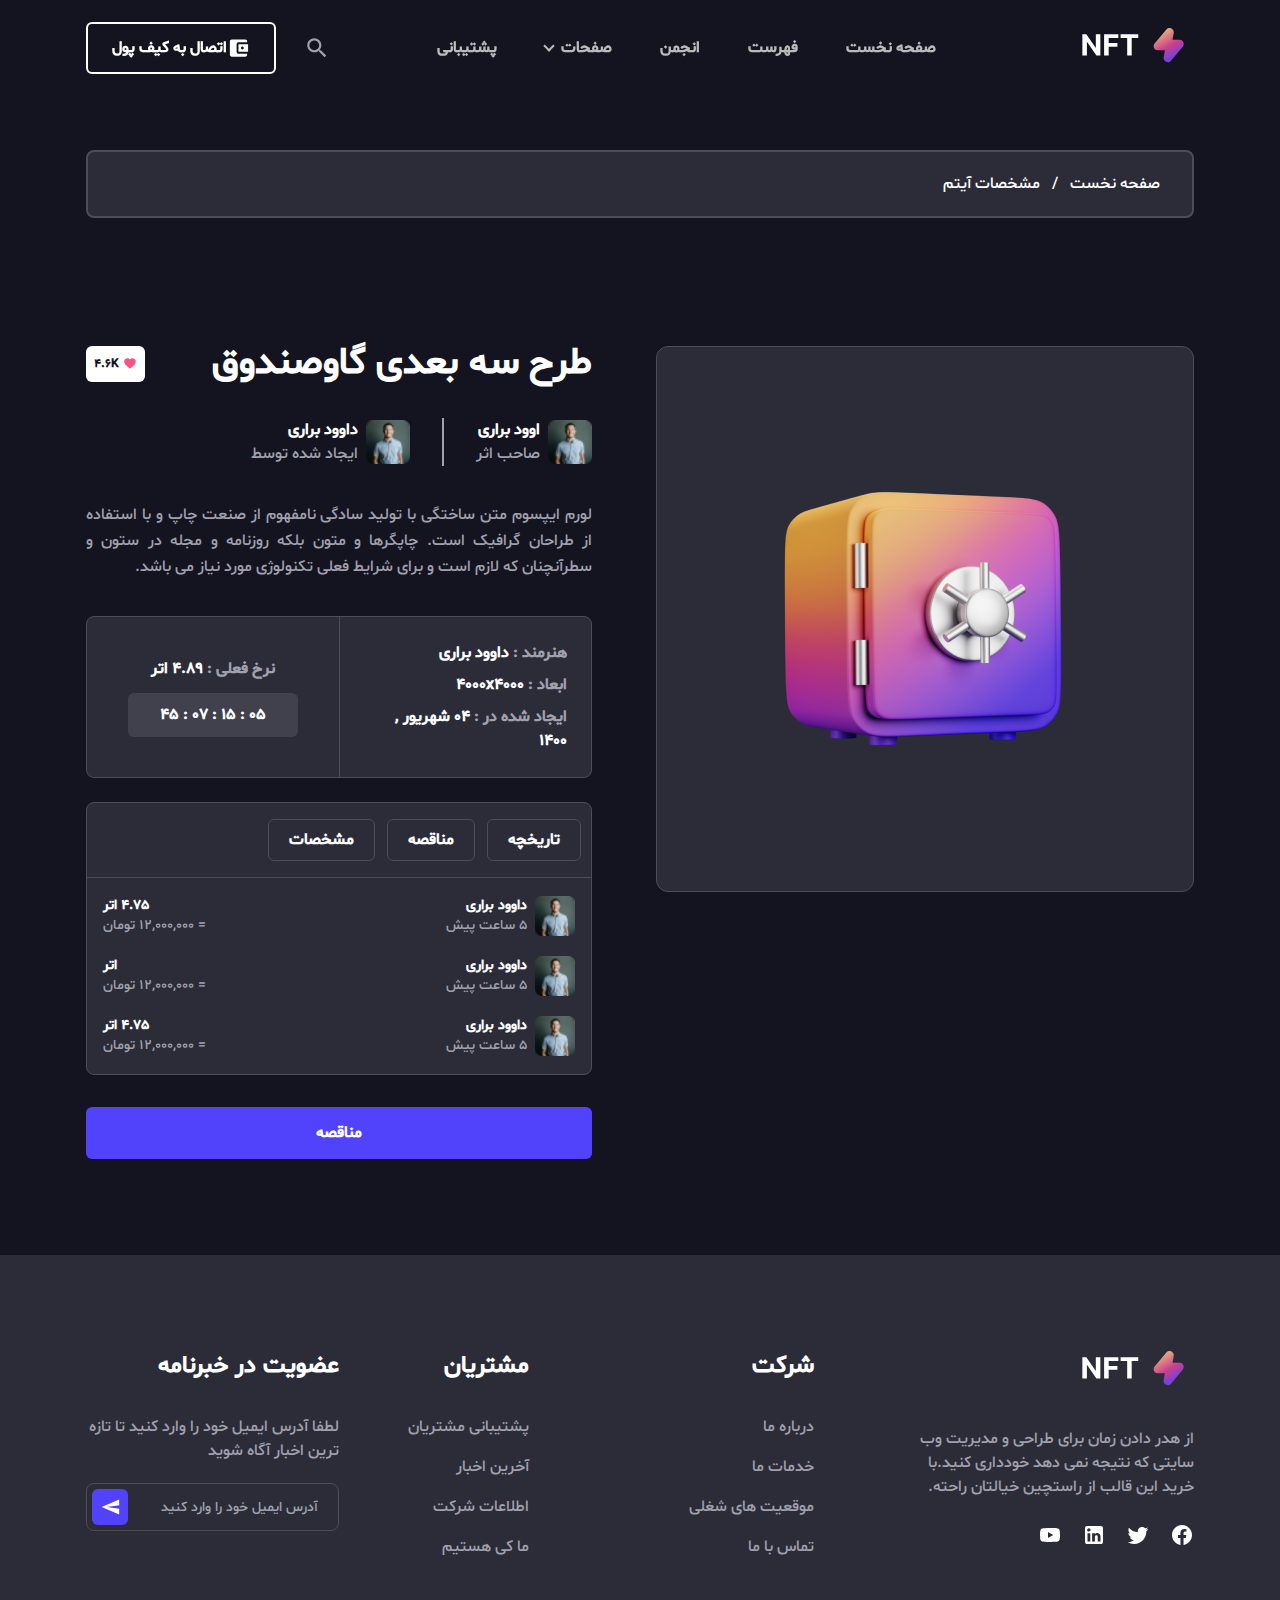
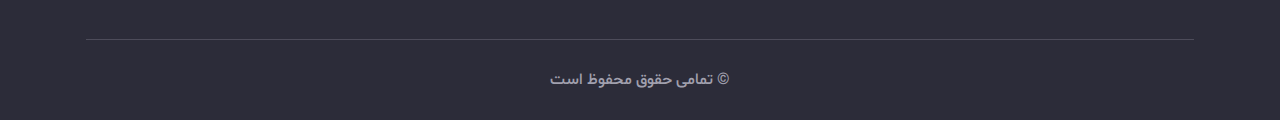
<file: item-details.html>
<!DOCTYPE html>
<html lang="en">
<head>
    <meta charset="UTF-8" />
    <meta http-equiv="X-UA-Compatible" content="IE=edge" />
    <meta name="viewport" content="width=device-width, initial-scale=1.0" />
    <title>قالب ان اف تی تایل ویند | NFT Tailwind Template</title>
    <link rel="shortcut icon" href="assets/images/favicon.png" type="image/x-icon" />
    <link rel="stylesheet" href="assets/css/animate.css" />
    <link rel="stylesheet" href="assets/css/tailwind.css" />
    <script defer src="assets/js/alpine.min.js"></script>
</head>
<body class="a0" x-data="{scrolledFromTop: false}" x-init="window.pageYOffset >= 50 ? scrolledFromTop = true : scrolledFromTop = false" @scroll.window="window.pageYOffset >= 50 ? scrolledFromTop = true : scrolledFromTop = false">
<header x-data="{navbarOpen: false,submenuOpen: false}" class="header a1 a2 a3 a4 a5 a6 a7 a8" :class="scrolledFromTop ? 'a9 aa ab ac ad' : ' a9' ">
    <div class="ae rtl-dir">
        <div class="af ag[-16px] a3 a5 ah">
            <div class="ai aj ak">
                <a href="index.html" class="header-logo al a4" :class="scrolledFromTop ? 'am lg:an' : 'ao lg:ap' ">
                    <img src="assets/images/logo.svg" alt="logo" class="aq aj" />
                </a>
            </div>
            <div class="a3 a4 a5 ah ak">
                <div>
                    <button @click="navbarOpen = !navbarOpen " :class="navbarOpen && 'navbarTogglerActive' " id="navbarToggler" name="navbarToggler" aria-label="navbarToggler" class="ar as at/2 al au[-50%] av aw ax[6px] ay focus:az lg:aA">
                        <span :class="navbarOpen && 'aB aC aD[7px]' " class="af aE[6px] al aF[2px] aG[30px] aH"></span>
                        <span :class="navbarOpen && 'aI' " class="af aE[6px] al aF[2px] aG[30px] aH"></span>
                        <span :class="navbarOpen && 'aD[-8px] aJ[135deg]' " class="af aE[6px] al aF[2px] aG[30px] aH"></span>
                    </button>
                    <nav :class="!navbarOpen && 'aA' " id="navbarCollapse" class="ar as aK a4 aL[250px] av aM aN lg:aO lg:al lg:a4 lg:aj lg:a6 aP lg:aQ lg:ak lg:aR xl:aS">
                        <ul class="aT lg:a3">
                            <li class="aU af">
                                <a href="index.html" class="aV a3 an aW aX aY[#bababa] group-hover:aZ lg:a_ lg:a10 lg:a11 lg:a12">
                                    صفحه نخست
                                </a>
                            </li>
                            <li class="aU af">
                                <a href="explore-items.html" class="aV a3 an aW aX aY[#bababa] group-hover:aZ lg:a_ lg:a13 lg:a10 lg:a11 lg:a12 xl:a14">
                                    فهرست
                                </a>
                            </li>
                            <li class="aU af">
                                <a href="javascript:void(0)" class="aV a3 an aW aX aY[#bababa] group-hover:aZ lg:a_ lg:a13 lg:a10 lg:a11 lg:a12 xl:a14">
                                    انجمن
                                </a>
                            </li>
                            <li class="aU submenu-item af">
                                <a href="javascript:void(0)" @click="submenuOpen = !submenuOpen" class="af aV a3 an aW aX aY[#bababa] after:ar after:a15 after:at/2 after:a16[-2px] after:a17 after:a18 after:au[-50%] after:aC after:a19 after:a1a after:a1b group-hover:aZ lg:a_ lg:a13 lg:a10 lg:a11 lg:a1c lg:a1d lg:after:a1e xl:a14">
                                    صفحات
                                </a>
                                <div :class="submenuOpen ? 'al' : 'aA' " class="submenu af aK a2 aG[250px] a1f aa a1g a1h[top] a1i group-hover:a1j lg:a1k lg:ar lg:aD[110%] lg:al lg:aI lg:aN lg:group-hover:a1l lg:group-hover:aK">
                                    <a href="explore-items.html" class="al a1m ax[10px] ak a1n a1o aY[#bababa] hover:aZ">
                                        فهرست
                                    </a>
                                    <a href="item-details.html" class="al a1m ax[10px] ak a1n a1o aY[#bababa] hover:aZ">
                                        مشخصات آیتم
                                    </a>
                                    <a href="create-item.html" class="al a1m ax[10px] ak a1n a1o aY[#bababa] hover:aZ">
                                        ایجاد آیتم
                                    </a>
                                    <a href="connect-wallet.html" class="al a1m ax[10px] ak a1n a1o aY[#bababa] hover:aZ">
                                        اتصال به کیف پول
                                    </a>
                                    <a href="support.html" class="al a1m ax[10px] ak a1n a1o aY[#bababa] hover:aZ">
                                        پشتیبانی
                                    </a>
                                    <a href="signin.html" class="al a1m ax[10px] ak a1n a1o aY[#bababa] hover:aZ">
                                        ورود به سیستم
                                    </a>
                                    <a href="signup.html" class="al a1m ax[10px] ak a1n a1o aY[#bababa] hover:aZ">
                                        ایجاد حساب کاربری
                                    </a>
                                </div>
                            </li>
                            <li class="aU af">
                                <a href="support.html" class="aV a3 an aW aX aY[#bababa] group-hover:aZ lg:a_ lg:a13 lg:a10 lg:a11 lg:a12 xl:a14">
                                    پشتیبانی
                                </a>
                            </li>
                        </ul>
                    </nav>
                </div>
                <div class="aA a1p a1q sm:a3 lg:a1r">
                    <div class="aU af aA md:a3">
                        <button class="aP a1s aW aX a1t a7 hover:a1u lg:ak xl:a1s" name="search" aria-label="search">
                            <svg width="26" height="26" viewBox="0 0 26 26" fill="none" xmlns="http://www.w3.org/2000/svg">
                                <path d="M10.2917 3.25C12.1592 3.25 13.9503 3.99189 15.2709 5.31246C16.5914 6.63303 17.3333 8.4241 17.3333 10.2917C17.3333 12.0358 16.6942 13.6392 15.6433 14.8742L15.9358 15.1667H16.7917L22.2083 20.5833L20.5833 22.2083L15.1667 16.7917V15.9358L14.8742 15.6433C13.6392 16.6942 12.0358 17.3333 10.2917 17.3333C8.4241 17.3333 6.63303 16.5914 5.31246 15.2709C3.99189 13.9503 3.25 12.1592 3.25 10.2917C3.25 8.4241 3.99189 6.63303 5.31246 5.31246C6.63303 3.99189 8.4241 3.25 10.2917 3.25ZM10.2917 5.41667C7.58333 5.41667 5.41667 7.58333 5.41667 10.2917C5.41667 13 7.58333 15.1667 10.2917 15.1667C13 15.1667 15.1667 13 15.1667 10.2917C15.1667 7.58333 13 5.41667 10.2917 5.41667Z" fill="currentColor" />
                            </svg>
                        </button>
                        <div class="a1k ar aD[110%] a1e aG[250px] a1f aa a1v aI a1w group-hover:a1l group-hover:aK group-hover:a1j">
                            <form class="a3">
                                <input type="text" placeholder="جستجو کنید..." class="a4 a6 an ak aZ a1x" />
                                <button class="aZ" name="search-button" aria-label="search-button">
                                    <svg width="26" height="26" viewBox="0 0 26 26" fill="none" xmlns="http://www.w3.org/2000/svg">
                                        <path d="M10.2917 3.25C12.1592 3.25 13.9503 3.99189 15.2709 5.31246C16.5914 6.63303 17.3333 8.4241 17.3333 10.2917C17.3333 12.0358 16.6942 13.6392 15.6433 14.8742L15.9358 15.1667H16.7917L22.2083 20.5833L20.5833 22.2083L15.1667 16.7917V15.9358L14.8742 15.6433C13.6392 16.6942 12.0358 17.3333 10.2917 17.3333C8.4241 17.3333 6.63303 16.5914 5.31246 15.2709C3.99189 13.9503 3.25 12.1592 3.25 10.2917C3.25 8.4241 3.99189 6.63303 5.31246 5.31246C6.63303 3.99189 8.4241 3.25 10.2917 3.25ZM10.2917 5.41667C7.58333 5.41667 5.41667 7.58333 5.41667 10.2917C5.41667 13 7.58333 15.1667 10.2917 15.1667C13 15.1667 15.1667 13 15.1667 10.2917C15.1667 7.58333 13 5.41667 10.2917 5.41667Z" fill="currentColor" />
                                    </svg>
                                </button>
                            </form>
                        </div>
                    </div>
                    <a href="connect-wallet.html" class="a3 a5 a1f a1y a1z aP aS aW aX aZ a7 a1i a1A hover:a1B hover:a1C lg:ak xl:aS">
                        <span class="a1DD">
                           <svg width="23" height="24" viewBox="0 0 23 24" fill="none" xmlns="http://www.w3.org/2000/svg">
                              <path d="M20.125 17.75V18.7083C20.125 19.2167 19.9231 19.7042 19.5636 20.0636C19.2042 20.4231 18.7167 20.625 18.2083 20.625H4.79167C3.72792 20.625 2.875 19.7625 2.875 18.7083V5.29167C2.875 4.78333 3.07693 4.29582 3.43638 3.93638C3.79582 3.57693 4.28334 3.375 4.79167 3.375H18.2083C18.7167 3.375 19.2042 3.57693 19.5636 3.93638C19.9231 4.29582 20.125 4.78333 20.125 5.29167V6.25H11.5C10.4363 6.25 9.58333 7.1125 9.58333 8.16667V15.8333C9.58333 16.3417 9.78527 16.8292 10.1447 17.1886C10.5042 17.5481 10.9917 17.75 11.5 17.75H20.125ZM11.5 15.8333H21.0833V8.16667H11.5V15.8333ZM15.3333 13.4375C14.9521 13.4375 14.5865 13.286 14.3169 13.0165C14.0473 12.7469 13.8958 12.3812 13.8958 12C13.8958 11.6188 14.0473 11.2531 14.3169 10.9835C14.5865 10.714 14.9521 10.5625 15.3333 10.5625C15.7146 10.5625 16.0802 10.714 16.3498 10.9835C16.6194 11.2531 16.7708 11.6188 16.7708 12C16.7708 12.3812 16.6194 12.7469 16.3498 13.0165C16.0802 13.286 15.7146 13.4375 15.3333 13.4375Z" fill="white" />
                           </svg>
                        </span>
                        اتصال به کیف پول
                    </a>
                </div>
            </div>
        </div>
    </div>
</header>
<section class="a1E[150px] a1F">
    <div class="ae rtl-dir">
        <div class="av a1y a1G aM ao a1H">
            <ul class="a3 a5">
                <li class="a3 a5 aW a1o aZ">
                    <a href="javascript:void(0)" class="aZ hover:a1u">
                        صفحه نخست
                    </a>
                    <span class="aw"> / </span>
                </li>
                <li class="a3 a5 aW a1o aZ">
                    مشخصات آیتم
                </li>
            </ul>
        </div>
    </div>
</section>

<section class="a2L a1F">
    <div class="ae rtl-dir">
        <div class="a1R a3 a1S">
            <div class="a4 ak lg:a1T/2">
                <div class="a2w a3 a4 a5 a1Z a1V a1W a1G aM a3v sm:a3w md:a3x lg:a2x lg:a3y xl:a3z">
                    <img src="assets/images/item-details/image-01.png" alt="details image">
                </div>
            </div>
            <div class="a4 ak lg:a1T/2">
                <div class="xl:a3A">
                    <div class="a3B ah sm:a3">
                        <h2 class="a2D a3n a1O aZ sm:a2x sm:aY[38px] lg:a3n xl:aY[38px]">
                            طرح سه بعدی گاوصندوق
                        </h2>
                        <button class="a10 a5 a1f aH a2V a2W">
                            <svg width="14" height="14" viewBox="0 0 14 14" fill="none" xmlns="http://www.w3.org/2000/svg">
                                <path d="M6.99999 11.8709L6.15416 11.1009C3.14999 8.37675 1.16666 6.57425 1.16666 4.37508C1.16666 2.57258 2.57832 1.16675 4.37499 1.16675C5.38999 1.16675 6.36416 1.63925 6.99999 2.38008C7.63582 1.63925 8.60999 1.16675 9.62499 1.16675C11.4217 1.16675 12.8333 2.57258 12.8333 4.37508C12.8333 6.57425 10.85 8.37675 7.84582 11.1009L6.99999 11.8709Z" fill="#F85486"></path>
                            </svg>
                            <span class="a2X a2Y aX a23">
                     4.6K
                     </span>
                        </button>
                    </div>
                    <div class="a3B sm:a3">
                        <div class="a3 a5 a3C a1r a3D sm:a1a sm:a3E sm:a2P">
                            <div class="a2Z a3F a4 aL[44px] a1f">
                                <img src="assets/images/picks/creator-01.png" alt="creator" class="a30 a4 a31 a32">
                            </div>
                            <div class="a4">
                                <h3 class="aW aX aZ">
                                    اوود براری
                                    <span class="al aW a1o a1t">
                           صاحب اثر
                           </span>
                                </h3>
                            </div>
                        </div>
                        <div class="a3 a5 sm:a3A">
                            <div class="a2Z a3F a4 aL[44px] a1f">
                                <img src="assets/images/picks/creator-01.png" alt="creator" class="a30 a4 a31 a32">
                            </div>
                            <div class="a4">
                                <h3 class="aW aX aZ">
                                    داوود براری
                                    <span class="al aW a1o a1t">
                           ایجاد شده توسط
                           </span>
                                </h3>
                            </div>
                        </div>
                    </div>
                    <p class="a3B aW a1o a3c a1t t-justify">
                        لورم ایپسوم متن ساختگی با تولید سادگی نامفهوم از صنعت چاپ و با استفاده از طراحان گرافیک است. چاپگرها و متون بلکه روزنامه و مجله در ستون و سطرآنچنان که لازم است و برای شرایط فعلی تکنولوژی مورد نیاز می باشد.
                    </p>
                    <div class="a2b a3 a1S a5 ah av a1W a1G aM">
                        <div class="a4 sm:a1T/2">
                            <div class="a3G a1G a3o sm:a3H">
                                <p class="aW aX a1t">
                                    هنرمند : <span class="aZ"> داوود براری </span>
                                </p>
                                <p class="aW aX a1t">
                                    ابعاد : <span class="aZ"> 4000x4000 </span>
                                </p>
                                <p class="aW aX a1t">
                                    ایجاد شده در :
                                    <span class="aZ"> 04 شهریور , 1400 </span>
                                </p>
                            </div>
                        </div>
                        <div class="a4 sm:a1T/2 sm:a1L">
                            <div class="a3I a3o">
                                <p class="aW aX a1t">
                                    نرخ فعلی :
                                    <span class="aZ"> 4.89 اتر </span>
                                </p>
                                <p class="a10 a5 a1Z a1f aH a3s ax[10px] a1H aW aX aZ">
                                    05 : 15 : 07 : 45
                                </p>
                            </div>
                        </div>
                    </div>
                    <div class="a2e a2p av a1W a1G aM">
                        <div class="a3 a4 a1S a5 a3l a1G a3J a3K a3L">
                            <div class="a3M[6px] a3N">
                                <button class="a1f a1W a1G an a2u aW aX aZ hover:a1B hover:a1C">
                                    تاریخچه
                                </button>
                            </div>
                            <div class="a3M[6px] a3N">
                                <button class="a1f a1W a1G an a2u aW aX aZ hover:a1B hover:a1C">
                                    مناقصه
                                </button>
                            </div>
                            <div class="a3M[6px] a3N">
                                <button class="a1f a1W a1G an a2u aW aX aZ hover:a1B hover:a1C">
                                    مشخصات
                                </button>
                            </div>
                        </div>
                        <div class="an">
                            <div class="a3 ah ax[10px] ak a7 hover:a3O">
                                <div class="a3 a5">
                                    <div class="a2Z aq a4 aL[40px] a1f">
                                        <img src="assets/images/picks/creator-01.png" alt="creator" class="a30 a4 a31 a32">
                                    </div>
                                    <div class="a4">
                                        <h4 class="a1n aX aZ">داوود براری<span class="al a1n a1o a1t">5 ساعت پیش</span></h4>
                                    </div>
                                </div>
                                <div class="a33">
                                    <h5 class="a1n aX aZ">
                                        4.75 اتر<span class="al a1n a1o a1t">= 12,000,000 تومان</span>
                                    </h5>
                                </div>
                            </div>
                            <div class="a3 ah ax[10px] ak a7 hover:a3O">
                                <div class="a3 a5">
                                    <div class="a2Z aq a4 aL[40px] a1f">
                                        <img src="assets/images/picks/creator-01.png" alt="creator" class="a30 a4 a31 a32">
                                    </div>
                                    <div class="a4">
                                        <h4 class="a1n aX aZ">داوود براری<span class="al a1n a1o a1t">5 ساعت پیش</span></h4>
                                    </div>
                                </div>
                                <div class="a33">
                                    <h5 class="a1n aX aZ">
                                        اتر<span class="al a1n a1o a1t">= 12,000,000 تومان</span>
                                    </h5>
                                </div>
                            </div>
                            <div class="a3 ah ax[10px] ak a7 hover:a3O">
                                <div class="a3 a5">
                                    <div class="a2Z aq a4 aL[40px] a1f">
                                        <img src="assets/images/picks/creator-01.png" alt="creator" class="a30 a4 a31 a32">
                                    </div>
                                    <div class="a4">
                                        <h4 class="a1n aX aZ">داوود براری<span class="al a1n a1o a1t">5 ساعت پیش</span></h4>
                                    </div>
                                </div>
                                <div class="a33">
                                    <h5 class="a1n aX aZ">
                                        4.75 اتر<span class="al a1n a1o a1t">= 12,000,000 تومان</span>
                                    </h5>
                                </div>
                            </div>
                        </div>
                    </div>
                    <button class="a4 a5 a1Z a1f a1C a2T[14px] aW aX aZ hover:a36">
                        مناقصه
                    </button>
                </div>
            </div>
        </div>
    </div>
</section>

<footer class="aM a24">
    <div class="ae rtl-dir">
        <div class="a1R a3 a1S">
            <div class="a4 ak sm:a25/12 lg:a26/12 xl:a27/12">
                <div class="a28">
                    <div class="aL[300px]">
                        <a href="index.html" class="a29 a2a">
                            <img src="assets/images/logo.svg" alt="logo" class="aq" />
                        </a>
                        <p class="a2b aW a1o a1t">
                            از هدر دادن زمان برای طراحی و مدیریت وب سایتی که نتیجه نمی دهد خودداری کنید.با خرید این قالب از راستچین خیالتان راحته.
                        </p>
                        <div class="a3 a5">
                            <a href="javascript:void(0)" name="social-link" aria-label="social-link" class="a2c aZ hover:a1u">
                                <svg width="24" height="24" viewBox="0 0 24 24" class="a2d">
                                    <path d="M12 2.04C6.5 2.04 2 6.53 2 12.06C2 17.06 5.66 21.21 10.44 21.96V14.96H7.9V12.06H10.44V9.85C10.44 7.34 11.93 5.96 14.22 5.96C15.31 5.96 16.45 6.15 16.45 6.15V8.62H15.19C13.95 8.62 13.56 9.39 13.56 10.18V12.06H16.34L15.89 14.96H13.56V21.96C15.9164 21.5878 18.0622 20.3855 19.6099 18.5701C21.1576 16.7546 22.0054 14.4456 22 12.06C22 6.53 17.5 2.04 12 2.04Z" />
                                </svg>
                            </a>
                            <a href="javascript:void(0)" name="social-link" aria-label="social-link" class="a2c aZ hover:a1u">
                                <svg width="24" height="24" viewBox="0 0 24 24" class="a2d">
                                    <path d="M22.46 6C21.69 6.35 20.86 6.58 20 6.69C20.88 6.16 21.56 5.32 21.88 4.31C21.05 4.81 20.13 5.16 19.16 5.36C18.37 4.5 17.26 4 16 4C13.65 4 11.73 5.92 11.73 8.29C11.73 8.63 11.77 8.96 11.84 9.27C8.27998 9.09 5.10998 7.38 2.99998 4.79C2.62998 5.42 2.41998 6.16 2.41998 6.94C2.41998 8.43 3.16998 9.75 4.32998 10.5C3.61998 10.5 2.95998 10.3 2.37998 10C2.37998 10 2.37998 10 2.37998 10.03C2.37998 12.11 3.85998 13.85 5.81998 14.24C5.45998 14.34 5.07998 14.39 4.68998 14.39C4.41998 14.39 4.14998 14.36 3.88998 14.31C4.42998 16 5.99998 17.26 7.88998 17.29C6.42998 18.45 4.57998 19.13 2.55998 19.13C2.21998 19.13 1.87998 19.11 1.53998 19.07C3.43998 20.29 5.69998 21 8.11998 21C16 21 20.33 14.46 20.33 8.79C20.33 8.6 20.33 8.42 20.32 8.23C21.16 7.63 21.88 6.87 22.46 6Z" />
                                </svg>
                            </a>
                            <a href="javascript:void(0)" name="social-link" aria-label="social-link" class="a2c aZ hover:a1u">
                                <svg width="24" height="24" viewBox="0 0 24 24" class="a2d">
                                    <path d="M19 3C19.5304 3 20.0391 3.21071 20.4142 3.58579C20.7893 3.96086 21 4.46957 21 5V19C21 19.5304 20.7893 20.0391 20.4142 20.4142C20.0391 20.7893 19.5304 21 19 21H5C4.46957 21 3.96086 20.7893 3.58579 20.4142C3.21071 20.0391 3 19.5304 3 19V5C3 4.46957 3.21071 3.96086 3.58579 3.58579C3.96086 3.21071 4.46957 3 5 3H19ZM18.5 18.5V13.2C18.5 12.3354 18.1565 11.5062 17.5452 10.8948C16.9338 10.2835 16.1046 9.94 15.24 9.94C14.39 9.94 13.4 10.46 12.92 11.24V10.13H10.13V18.5H12.92V13.57C12.92 12.8 13.54 12.17 14.31 12.17C14.6813 12.17 15.0374 12.3175 15.2999 12.5801C15.5625 12.8426 15.71 13.1987 15.71 13.57V18.5H18.5ZM6.88 8.56C7.32556 8.56 7.75288 8.383 8.06794 8.06794C8.383 7.75288 8.56 7.32556 8.56 6.88C8.56 5.95 7.81 5.19 6.88 5.19C6.43178 5.19 6.00193 5.36805 5.68499 5.68499C5.36805 6.00193 5.19 6.43178 5.19 6.88C5.19 7.81 5.95 8.56 6.88 8.56ZM8.27 18.5V10.13H5.5V18.5H8.27Z" />
                                </svg>
                            </a>
                            <a href="javascript:void(0)" name="social-link" aria-label="social-link" class="a2c aZ hover:a1u">
                                <svg width="24" height="24" viewBox="0 0 24 24" class="a2d">
                                    <path d="M10 15L15.19 12L10 9V15ZM21.56 7.17C21.69 7.64 21.78 8.27 21.84 9.07C21.91 9.87 21.94 10.56 21.94 11.16L22 12C22 14.19 21.84 15.8 21.56 16.83C21.31 17.73 20.73 18.31 19.83 18.56C19.36 18.69 18.5 18.78 17.18 18.84C15.88 18.91 14.69 18.94 13.59 18.94L12 19C7.81 19 5.2 18.84 4.17 18.56C3.27 18.31 2.69 17.73 2.44 16.83C2.31 16.36 2.22 15.73 2.16 14.93C2.09 14.13 2.06 13.44 2.06 12.84L2 12C2 9.81 2.16 8.2 2.44 7.17C2.69 6.27 3.27 5.69 4.17 5.44C4.64 5.31 5.5 5.22 6.82 5.16C8.12 5.09 9.31 5.06 10.41 5.06L12 5C16.19 5 18.8 5.16 19.83 5.44C20.73 5.69 21.31 6.27 21.56 7.17Z" />
                                </svg>
                            </a>
                        </div>
                    </div>
                </div>
            </div>
            <div class="a4 ak sm:a25/12 lg:a26/12 xl:a26/12">
                <div class="a28">
                    <h2 class="a2e a2f a1O aZ">
                        شرکت
                    </h2>
                    <ul>
                        <li>
                            <a href="javascript:void(0)" class="a1M a2a aW a1o a1t a7 hover:aZ">
                                درباره ما
                            </a>
                        </li>
                        <li>
                            <a href="javascript:void(0)" class="a1M a2a aW a1o a1t a7 hover:aZ">
                                خدمات ما
                            </a>
                        </li>
                        <li>
                            <a href="javascript:void(0)" class="a1M a2a aW a1o a1t a7 hover:aZ">
                                موقعیت های شغلی
                            </a>
                        </li>
                        <li>
                            <a href="javascript:void(0)" class="a1M a2a aW a1o a1t a7 hover:aZ">
                                تماس با ما
                            </a>
                        </li>
                    </ul>
                </div>
            </div>
            <div class="a4 ak sm:a25/12 lg:a26/12 xl:a18/12">
                <div class="a28">
                    <h2 class="a2e a2f a1O aZ">
                        مشتریان
                    </h2>
                    <ul>
                        <li>
                            <a href="javascript:void(0)" class="a1M a2a aW a1o a1t a7 hover:aZ">
                                پشتیبانی مشتریان
                            </a>
                        </li>
                        <li>
                            <a href="javascript:void(0)" class="a1M a2a aW a1o a1t a7 hover:aZ">
                                آخرین اخبار
                            </a>
                        </li>
                        <li>
                            <a href="javascript:void(0)" class="a1M a2a aW a1o a1t a7 hover:aZ">
                                اطلاعات شرکت
                            </a>
                        </li>
                        <li>
                            <a href="javascript:void(0)" class="a1M a2a aW a1o a1t a7 hover:aZ">
                                ما کی هستیم
                            </a>
                        </li>
                    </ul>
                </div>
            </div>
            <div class="a4 ak sm:a25/12 lg:a26/12 xl:a26/12">
                <div class="a28">
                    <h2 class="a2e a2f a1O aZ">
                        عضویت در خبرنامه
                    </h2>
                    <p class="a1Y aW a1o a1t">
                        لطفا آدرس ایمیل خود را وارد کنید تا تازه ترین اخبار آگاه شوید
                    </p>
                    <form class="af">
                        <input type="email" name="newslettersEmail" placeholder="آدرس ایمیل خود را وارد کنید" class="a2g a4 av a1W a1G a6 a2h a2i a1n a1o aZ a1x focus:a1B" />
                        <button type="submit" name="submit" aria-label="submit" class="ar a2j[6px] at/2 a3 a2k a2l a2m/2 a5 a1Z a1f a1C aZ">
                            <svg width="20" height="20" xmlns="http://www.w3.org/2000/svg" version="1.1" xml:space="preserve" class="a2d">
                              <g>
                                 <g transform="rotate(-180 10.4167 10)" id="svg_1">
                                    <path id="svg_2" d="m1.66669,17.5l17.50001,-7.5l-17.50001,-7.5l0,5.83333l12.50001,1.66667l-12.50001,1.6667l0,5.8333z"/>
                                 </g>
                              </g>
                           </svg>
                        </button>
                    </form>
                </div>
            </div>
        </div>
        <div class="a2n a1G">
            <div class="ap a1L">
                <p class="aW a1o a1t">
                    &copy; تمامی حقوق محفوظ است
                </p>
            </div>
        </div>
    </div>
</footer>

</body>
</html>
</file>
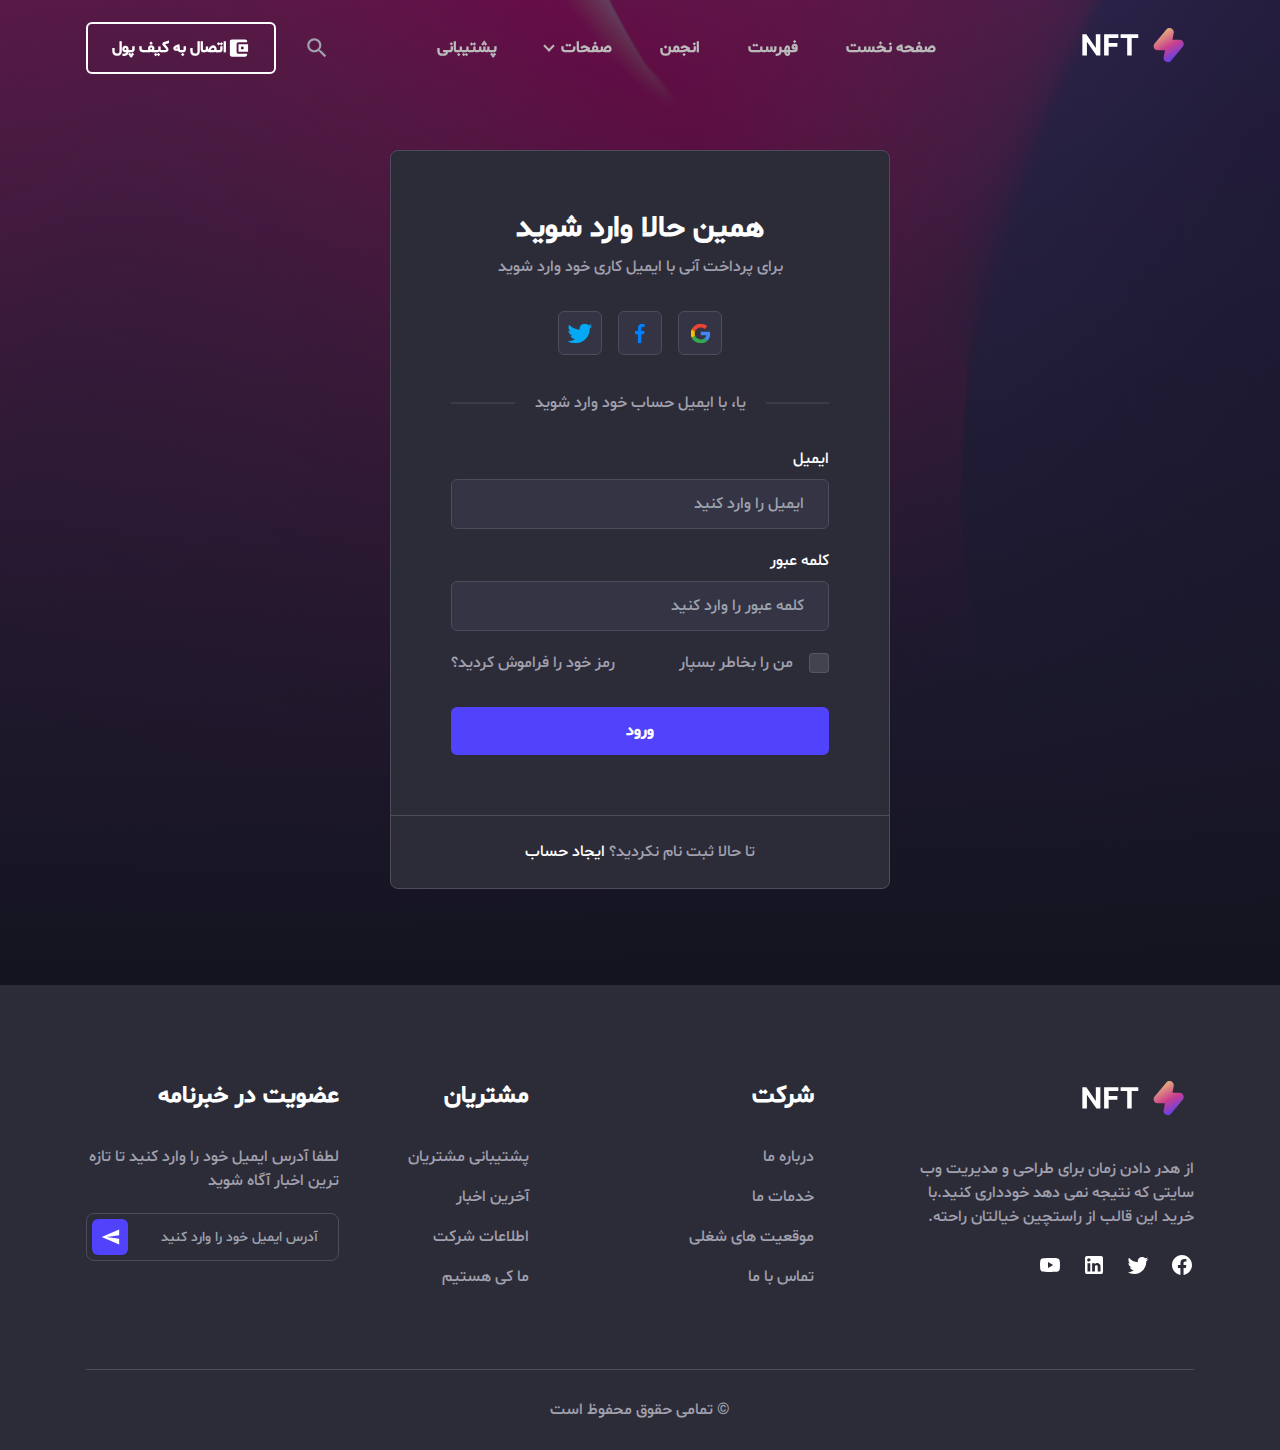
<file: signin.html>
<!DOCTYPE html>
<html lang="fa">
<head>
    <meta charset="UTF-8" />
    <meta http-equiv="X-UA-Compatible" content="IE=edge" />
    <meta name="viewport" content="width=device-width, initial-scale=1.0" />
    <title>ورود به سیستم | NFT Tailwind Template</title>
    <link rel="shortcut icon" href="assets/images/favicon.png" type="image/x-icon" />
    <link rel="stylesheet" href="assets/css/animate.css" />
    <link rel="stylesheet" href="assets/css/tailwind.css" />
    <script defer src="assets/js/alpine.min.js"></script>
</head>
<body class="a0" x-data="{scrolledFromTop: false}" x-init="window.pageYOffset >= 50 ? scrolledFromTop = true : scrolledFromTop = false" @scroll.window="window.pageYOffset >= 50 ? scrolledFromTop = true : scrolledFromTop = false">
<header x-data="{navbarOpen: false,submenuOpen: false}" class="header a1 a2 a3 a4 a5 a6 a7 a8" :class="scrolledFromTop ? 'a9 aa ab ac ad' : ' a9' ">
    <div class="ae rtl-dir">
        <div class="af ag[-16px] a3 a5 ah">
            <div class="ai aj ak">
                <a href="index.html" class="header-logo al a4" :class="scrolledFromTop ? 'am lg:an' : 'ao lg:ap' ">
                    <img src="assets/images/logo.svg" alt="logo" class="aq aj" />
                </a>
            </div>
            <div class="a3 a4 a5 ah ak">
                <div>
                    <button @click="navbarOpen = !navbarOpen " :class="navbarOpen && 'navbarTogglerActive' " id="navbarToggler" name="navbarToggler" aria-label="navbarToggler" class="ar as at/2 al au[-50%] av aw ax[6px] ay focus:az lg:aA">
                        <span :class="navbarOpen && 'aB aC aD[7px]' " class="af aE[6px] al aF[2px] aG[30px] aH"></span>
                        <span :class="navbarOpen && 'aI' " class="af aE[6px] al aF[2px] aG[30px] aH"></span>
                        <span :class="navbarOpen && 'aD[-8px] aJ[135deg]' " class="af aE[6px] al aF[2px] aG[30px] aH"></span>
                    </button>
                    <nav :class="!navbarOpen && 'aA' " id="navbarCollapse" class="ar as aK a4 aL[250px] av aM aN lg:aO lg:al lg:a4 lg:aj lg:a6 aP lg:aQ lg:ak lg:aR xl:aS">
                        <ul class="aT lg:a3">
                            <li class="aU af">
                                <a href="index.html" class="aV a3 an aW aX aY[#bababa] group-hover:aZ lg:a_ lg:a10 lg:a11 lg:a12">
                                    صفحه نخست
                                </a>
                            </li>
                            <li class="aU af">
                                <a href="explore-items.html" class="aV a3 an aW aX aY[#bababa] group-hover:aZ lg:a_ lg:a13 lg:a10 lg:a11 lg:a12 xl:a14">
                                    فهرست
                                </a>
                            </li>
                            <li class="aU af">
                                <a href="javascript:void(0)" class="aV a3 an aW aX aY[#bababa] group-hover:aZ lg:a_ lg:a13 lg:a10 lg:a11 lg:a12 xl:a14">
                                    انجمن
                                </a>
                            </li>
                            <li class="aU submenu-item af">
                                <a href="javascript:void(0)" @click="submenuOpen = !submenuOpen" class="af aV a3 an aW aX aY[#bababa] after:ar after:a15 after:at/2 after:a16[-2px] after:a17 after:a18 after:au[-50%] after:aC after:a19 after:a1a after:a1b group-hover:aZ lg:a_ lg:a13 lg:a10 lg:a11 lg:a1c lg:a1d lg:after:a1e xl:a14">
                                    صفحات
                                </a>
                                <div :class="submenuOpen ? 'al' : 'aA' " class="submenu af aK a2 aG[250px] a1f aa a1g a1h[top] a1i group-hover:a1j lg:a1k lg:ar lg:aD[110%] lg:al lg:aI lg:aN lg:group-hover:a1l lg:group-hover:aK">
                                    <a href="explore-items.html" class="al a1m ax[10px] ak a1n a1o aY[#bababa] hover:aZ">
                                        فهرست
                                    </a>
                                    <a href="item-details.html" class="al a1m ax[10px] ak a1n a1o aY[#bababa] hover:aZ">
                                        مشخصات آیتم
                                    </a>
                                    <a href="create-item.html" class="al a1m ax[10px] ak a1n a1o aY[#bababa] hover:aZ">
                                        ایجاد آیتم
                                    </a>
                                    <a href="connect-wallet.html" class="al a1m ax[10px] ak a1n a1o aY[#bababa] hover:aZ">
                                        اتصال به کیف پول
                                    </a>
                                    <a href="support.html" class="al a1m ax[10px] ak a1n a1o aY[#bababa] hover:aZ">
                                        پشتیبانی
                                    </a>
                                    <a href="signin.html" class="al a1m ax[10px] ak a1n a1o aY[#bababa] hover:aZ">
                                        ورود به سیستم
                                    </a>
                                    <a href="signup.html" class="al a1m ax[10px] ak a1n a1o aY[#bababa] hover:aZ">
                                        ایجاد حساب کاربری
                                    </a>
                                </div>
                            </li>
                            <li class="aU af">
                                <a href="support.html" class="aV a3 an aW aX aY[#bababa] group-hover:aZ lg:a_ lg:a13 lg:a10 lg:a11 lg:a12 xl:a14">
                                    پشتیبانی
                                </a>
                            </li>
                        </ul>
                    </nav>
                </div>
                <div class="aA a1p a1q sm:a3 lg:a1r">
                    <div class="aU af aA md:a3">
                        <button class="aP a1s aW aX a1t a7 hover:a1u lg:ak xl:a1s" name="search" aria-label="search">
                            <svg width="26" height="26" viewBox="0 0 26 26" fill="none" xmlns="http://www.w3.org/2000/svg">
                                <path d="M10.2917 3.25C12.1592 3.25 13.9503 3.99189 15.2709 5.31246C16.5914 6.63303 17.3333 8.4241 17.3333 10.2917C17.3333 12.0358 16.6942 13.6392 15.6433 14.8742L15.9358 15.1667H16.7917L22.2083 20.5833L20.5833 22.2083L15.1667 16.7917V15.9358L14.8742 15.6433C13.6392 16.6942 12.0358 17.3333 10.2917 17.3333C8.4241 17.3333 6.63303 16.5914 5.31246 15.2709C3.99189 13.9503 3.25 12.1592 3.25 10.2917C3.25 8.4241 3.99189 6.63303 5.31246 5.31246C6.63303 3.99189 8.4241 3.25 10.2917 3.25ZM10.2917 5.41667C7.58333 5.41667 5.41667 7.58333 5.41667 10.2917C5.41667 13 7.58333 15.1667 10.2917 15.1667C13 15.1667 15.1667 13 15.1667 10.2917C15.1667 7.58333 13 5.41667 10.2917 5.41667Z" fill="currentColor" />
                            </svg>
                        </button>
                        <div class="a1k ar aD[110%] a1e aG[250px] a1f aa a1v aI a1w group-hover:a1l group-hover:aK group-hover:a1j">
                            <form class="a3">
                                <input type="text" placeholder="جستجو کنید..." class="a4 a6 an ak aZ a1x" />
                                <button class="aZ" name="search-button" aria-label="search-button">
                                    <svg width="26" height="26" viewBox="0 0 26 26" fill="none" xmlns="http://www.w3.org/2000/svg">
                                        <path d="M10.2917 3.25C12.1592 3.25 13.9503 3.99189 15.2709 5.31246C16.5914 6.63303 17.3333 8.4241 17.3333 10.2917C17.3333 12.0358 16.6942 13.6392 15.6433 14.8742L15.9358 15.1667H16.7917L22.2083 20.5833L20.5833 22.2083L15.1667 16.7917V15.9358L14.8742 15.6433C13.6392 16.6942 12.0358 17.3333 10.2917 17.3333C8.4241 17.3333 6.63303 16.5914 5.31246 15.2709C3.99189 13.9503 3.25 12.1592 3.25 10.2917C3.25 8.4241 3.99189 6.63303 5.31246 5.31246C6.63303 3.99189 8.4241 3.25 10.2917 3.25ZM10.2917 5.41667C7.58333 5.41667 5.41667 7.58333 5.41667 10.2917C5.41667 13 7.58333 15.1667 10.2917 15.1667C13 15.1667 15.1667 13 15.1667 10.2917C15.1667 7.58333 13 5.41667 10.2917 5.41667Z" fill="currentColor" />
                                    </svg>
                                </button>
                            </form>
                        </div>
                    </div>
                    <a href="connect-wallet.html" class="a3 a5 a1f a1y a1z aP aS aW aX aZ a7 a1i a1A hover:a1B hover:a1C lg:ak xl:aS">
                        <span class="a1DD">
                           <svg width="23" height="24" viewBox="0 0 23 24" fill="none" xmlns="http://www.w3.org/2000/svg">
                              <path d="M20.125 17.75V18.7083C20.125 19.2167 19.9231 19.7042 19.5636 20.0636C19.2042 20.4231 18.7167 20.625 18.2083 20.625H4.79167C3.72792 20.625 2.875 19.7625 2.875 18.7083V5.29167C2.875 4.78333 3.07693 4.29582 3.43638 3.93638C3.79582 3.57693 4.28334 3.375 4.79167 3.375H18.2083C18.7167 3.375 19.2042 3.57693 19.5636 3.93638C19.9231 4.29582 20.125 4.78333 20.125 5.29167V6.25H11.5C10.4363 6.25 9.58333 7.1125 9.58333 8.16667V15.8333C9.58333 16.3417 9.78527 16.8292 10.1447 17.1886C10.5042 17.5481 10.9917 17.75 11.5 17.75H20.125ZM11.5 15.8333H21.0833V8.16667H11.5V15.8333ZM15.3333 13.4375C14.9521 13.4375 14.5865 13.286 14.3169 13.0165C14.0473 12.7469 13.8958 12.3812 13.8958 12C13.8958 11.6188 14.0473 11.2531 14.3169 10.9835C14.5865 10.714 14.9521 10.5625 15.3333 10.5625C15.7146 10.5625 16.0802 10.714 16.3498 10.9835C16.6194 11.2531 16.7708 11.6188 16.7708 12C16.7708 12.3812 16.6194 12.7469 16.3498 13.0165C16.0802 13.286 15.7146 13.4375 15.3333 13.4375Z" fill="white" />
                           </svg>
                        </span>
                        اتصال به کیف پول
                    </a>
                </div>
            </div>
        </div>
    </div>
</header>


<section class="af a2o a2p a38 a39 a3a a1E[150px] a1F" style="background-image: url('./assets/images/hero/common-bg.jpg')">
    <div class="ar a2 a1 a3b a30 a4" style="
          background: linear-gradient(
            180deg,
            rgba(20, 20, 32, 0.65) 0%,
            #141420 100%
          );
        "></div>
    <div class="ae rtl-dir">
        <div class="a1J aL[500px] av a1W a1G aM">
            <div class="a3l a1G a3P a1H sm:a2T[60px]">
                <h1 class="a21 a1L a3n a1O aZ">
                    همین حالا وارد شوید
                </h1>
                <p class="a2e a1L aW a1o a1t">
                    برای پرداخت آنی با ایمیل کاری خود وارد شوید
                </p>
                <div class="a3B a3 a5 a1Z a3Q">
                    <button class="a3 a3F a3R a5 a1Z a1f a1W a1G a20[#353444] hover:a1z hover:aH">
                        <svg width="21" height="21" viewBox="0 0 21 21" fill="none" xmlns="http://www.w3.org/2000/svg">
                            <g clip-path="url(#clip0_59_460)">
                                <path d="M20.2522 10.7169C20.264 10.0466 20.1934 9.37738 20.0419 8.72363H10.7012V12.3419H16.1841C16.0802 12.9763 15.8465 13.5836 15.497 14.1272C15.1474 14.6708 14.6893 15.1396 14.1501 15.5052L14.131 15.6264L17.0846 17.8686L17.2891 17.8886C19.1682 16.1878 20.2518 13.6852 20.2518 10.7169" fill="#4285F4"></path>
                                <path d="M10.7012 20.2507C13.3874 20.2507 15.6425 19.384 17.2897 17.889L14.1502 15.5055C13.3101 16.0798 12.1826 16.4807 10.7012 16.4807C9.44313 16.4735 8.21929 16.0782 7.20334 15.3509C6.1874 14.6236 5.43095 13.6013 5.0413 12.429L4.92471 12.4387L1.85362 14.7678L1.81348 14.8772C2.6406 16.4927 3.90995 17.8508 5.4796 18.7998C7.04925 19.7487 8.85731 20.2511 10.7016 20.2507" fill="#34A853"></path>
                                <path d="M5.04097 12.4291C4.82336 11.8084 4.71107 11.157 4.70857 10.5008C4.71258 9.84561 4.82072 9.19505 5.02912 8.57251L5.02357 8.44326L1.91483 6.07666L1.81314 6.12405C1.1154 7.48166 0.751953 8.9806 0.751953 10.5007C0.751953 12.0208 1.1154 13.5197 1.81314 14.8773L5.04097 12.4291Z" fill="#FBBC05"></path>
                                <path d="M10.7011 4.52068C12.1267 4.49899 13.5055 5.01929 14.5481 5.97241L17.356 3.28568C15.5551 1.63002 13.1702 0.721576 10.7011 0.750678C8.85685 0.750248 7.0488 1.25258 5.47915 2.2015C3.9095 3.15042 2.64013 4.50853 1.81299 6.12395L5.03011 8.57241C5.42359 7.40027 6.18255 6.37872 7.2 5.6518C8.21744 4.92487 9.44203 4.52924 10.7011 4.52068Z" fill="#EB4335"></path>
                            </g>
                            <defs>
                                <clipPath id="clip0_59_460">
                                    <rect width="19.5" height="19.5" fill="white" transform="translate(0.751953 0.750732)"></rect>
                                </clipPath>
                            </defs>
                        </svg>
                    </button>
                    <button class="a3 a3F a3R a5 a1Z a1f a1W a1G a20[#353444] hover:a1z hover:aH">
                        <svg width="10" height="21" viewBox="0 0 10 21" fill="none" xmlns="http://www.w3.org/2000/svg">
                            <g clip-path="url(#clip0_59_456)">
                                <path d="M6.32902 20.2481V11.3552H9.20362L9.63399 7.88957H6.32902V5.67683C6.32902 4.67346 6.59737 3.9896 7.98313 3.9896L9.75049 3.98875V0.889099C9.44469 0.847017 8.39564 0.752686 7.17516 0.752686C4.62703 0.752686 2.88252 2.36771 2.88252 5.33377V7.88966H0.000488281V11.3553H2.88243V20.2482L6.32902 20.2481Z" fill="#0080FF"></path>
                            </g>
                            <defs>
                                <clipPath id="clip0_59_456">
                                    <rect width="9.75" height="19.5" fill="white" transform="translate(0.000488281 0.749512)"></rect>
                                </clipPath>
                            </defs>
                        </svg>
                    </button>
                    <button class="a3 a3F a3R a5 a1Z a1f a1W a1G a20[#353444] hover:a1z hover:aH">
                        <svg width="26" height="21" viewBox="0 0 26 21" fill="none" xmlns="http://www.w3.org/2000/svg">
                            <g clip-path="url(#clip0_59_452)">
                                <path d="M25.249 3.05699C24.318 3.45078 23.3334 3.7125 22.3254 3.8341C23.3877 3.22292 24.1819 2.25512 24.5574 1.11408C23.5631 1.68596 22.4752 2.08873 21.3408 2.30497C20.6451 1.58418 19.7419 1.08302 18.7485 0.866664C17.7551 0.650309 16.7176 0.728762 15.7709 1.09182C14.8241 1.45488 14.0119 2.08576 13.4398 2.90242C12.8678 3.71908 12.5623 4.68375 12.5632 5.67101C12.5593 6.04774 12.5987 6.42372 12.6808 6.79197C10.6622 6.696 8.68727 6.188 6.88505 5.30117C5.08283 4.41435 3.49392 3.16866 2.22219 1.64556C1.56927 2.72792 1.36694 4.0111 1.65648 5.23321C1.94603 6.45531 2.70563 7.52418 3.78024 8.22167C2.97741 8.20064 2.19156 7.99278 1.48889 7.61563V7.66924C1.49021 8.80546 1.89517 9.90655 2.6356 10.7872C3.37603 11.6678 4.40671 12.2742 5.55417 12.5042C5.12007 12.6152 4.67269 12.6697 4.22379 12.6663C3.90145 12.6718 3.57943 12.6436 3.26332 12.5822C3.59125 13.5587 4.22327 14.4126 5.07236 15.0264C5.92145 15.6402 6.94586 15.9837 8.00459 16.0096C6.20857 17.3716 3.99357 18.1105 1.71355 18.1083C1.30763 18.1109 0.90196 18.0882 0.499023 18.0405C2.81914 19.4903 5.5227 20.2572 8.28278 20.2486C17.6196 20.2486 22.7245 12.7486 22.7245 6.24757C22.7245 6.02996 22.7167 5.82015 22.7059 5.61155C23.7067 4.91703 24.5685 4.05134 25.249 3.05699Z" fill="#03A9F4"></path>
                            </g>
                            <defs>
                                <clipPath id="clip0_59_452">
                                    <rect width="24.75" height="19.5" fill="white" transform="translate(0.499023 0.749512)"></rect>
                                </clipPath>
                            </defs>
                        </svg>
                    </button>
                </div>
                <div class="af a2o a2e a3 a5 a1Z">
                    <span class="ar at/2 a2 a3b aA aF[1px] a4 a2m/2 a3O sm:al"></span>
                    <p class="aM aW a1o a1t sm:a2u">
                        یا، با ایمیل حساب خود وارد شوید
                    </p>
                </div>
                <form>
                    <div class="a1Y">
                        <label for="email" class="a21 al aW a1o aZ">
                            ایمیل
                        </label>
                        <input type="email" name="email" id="email" placeholder="ایمیل را وارد کنید" class="a4 a1f a1W a1G a20[#353444] aP aS aW a1o a1t a1x a1w focus:a20[#454457] focus:a2H">
                    </div>
                    <div class="a1Y">
                        <label for="password" class="a21 al aW a1o aZ">
                            کلمه عبور
                        </label>
                        <input type="password" name="password" id="password" placeholder="کلمه عبور را وارد کنید" class="a4 a1f a1W a1G a20[#353444] aP aS aW a1o a1t a1x a1w focus:a20[#454457] focus:a2H">
                    </div>
                    <div class="a2e ah sm:a3">
                        <div class="af a1Y sm:a2x">
                            <label for="checkboxLabelOne" class="a3 a3S a3T a5 aW a1o a1t">
                                <div class="relative">
                                    <input type="checkbox" id="checkboxLabelOne" class="a2y">
                                    <div class="box a3U a3 a3V a2v a5 a1Z a1m a1W a3C a3W a3X a3Y">
                                    <span class="aI">
                                        <svg width="12" height="8" viewBox="0 0 12 8" fill="none" xmlns="http://www.w3.org/2000/svg">
                                        <path d="M10.9305 1.0795C10.8168 0.973502 10.6381 0.973502 10.5244 1.0795L4.59448 6.43975C4.54574 6.48517 4.48076 6.48517 4.43202 6.43975L1.49145 3.77476C1.37773 3.66877 1.19902 3.66877 1.08529 3.77476C0.971569 3.88076 0.971569 4.04732 1.08529 4.15331L4.02586 6.8183C4.15583 6.93943 4.33454 7 4.497 7C4.67571 7 4.83818 6.93943 4.96815 6.8183L10.898 1.45804C11.028 1.35205 11.028 1.18549 10.9305 1.0795Z" fill="white"></path>
                                        <path fill-rule="evenodd" clip-rule="evenodd" d="M11.2146 0.797485L11.2251 0.808826C11.4696 1.07472 11.4666 1.50215 11.1602 1.76041L5.23851 7.1133C5.0308 7.30573 4.77022 7.4001 4.49712 7.4001C4.24507 7.4001 3.96679 7.3088 3.75557 7.11317L0.812654 4.44605C0.529228 4.18189 0.529254 3.74641 0.812681 3.48225C1.07921 3.23384 1.49438 3.23307 1.76182 3.47997L4.5136 5.97385L10.2545 0.784471C10.5219 0.537806 10.9369 0.538643 11.2034 0.78698L11.2146 0.797485ZM1.49156 3.77486C1.37784 3.66887 1.19913 3.66887 1.0854 3.77486C0.97168 3.88086 0.97168 4.04742 1.0854 4.15341L4.02597 6.81839C4.15594 6.93953 4.33465 7.0001 4.49712 7.0001C4.67582 7.0001 4.83829 6.93953 4.96826 6.81839L10.8981 1.45814C11.0281 1.35215 11.0281 1.18559 10.9306 1.07959C10.8169 0.973599 10.6382 0.973599 10.5245 1.07959L4.59459 6.43985C4.54585 6.48527 4.48087 6.48527 4.43213 6.43985L1.49156 3.77486Z" fill="white"></path>
                                        </svg>
                                    </span>
                                    </div>
                                </div>
                                من را بخاطر بسپار
                            </label>
                        </div>
                        <a href="javascript:void(0)" class="aW a1o a1t hover:aZ">
                            رمز خود را فراموش کردید؟
                        </a>
                    </div>
                    <button class="a3 a4 a5 a1Z a1f a1C a1v aW aX aZ hover:a36">
                        ورود
                    </button>
                </form>
            </div>
            <p class="a3o a1L aW a1o a1t">
                تا حالا ثبت نام نکردید؟
                <a href="signup.html" class="aZ hover:a1u">
                    ایجاد حساب
                </a>
            </p>
        </div>
    </div>
</section>


<footer class="aM a24">
    <div class="ae rtl-dir">
        <div class="a1R a3 a1S">
            <div class="a4 ak sm:a25/12 lg:a26/12 xl:a27/12">
                <div class="a28">
                    <div class="aL[300px]">
                        <a href="index.html" class="a29 a2a">
                            <img src="assets/images/logo.svg" alt="logo" class="aq" />
                        </a>
                        <p class="a2b aW a1o a1t">
                            از هدر دادن زمان برای طراحی و مدیریت وب سایتی که نتیجه نمی دهد خودداری کنید.با خرید این قالب از راستچین خیالتان راحته.
                        </p>
                        <div class="a3 a5">
                            <a href="javascript:void(0)" name="social-link" aria-label="social-link" class="a2c aZ hover:a1u">
                                <svg width="24" height="24" viewBox="0 0 24 24" class="a2d">
                                    <path d="M12 2.04C6.5 2.04 2 6.53 2 12.06C2 17.06 5.66 21.21 10.44 21.96V14.96H7.9V12.06H10.44V9.85C10.44 7.34 11.93 5.96 14.22 5.96C15.31 5.96 16.45 6.15 16.45 6.15V8.62H15.19C13.95 8.62 13.56 9.39 13.56 10.18V12.06H16.34L15.89 14.96H13.56V21.96C15.9164 21.5878 18.0622 20.3855 19.6099 18.5701C21.1576 16.7546 22.0054 14.4456 22 12.06C22 6.53 17.5 2.04 12 2.04Z" />
                                </svg>
                            </a>
                            <a href="javascript:void(0)" name="social-link" aria-label="social-link" class="a2c aZ hover:a1u">
                                <svg width="24" height="24" viewBox="0 0 24 24" class="a2d">
                                    <path d="M22.46 6C21.69 6.35 20.86 6.58 20 6.69C20.88 6.16 21.56 5.32 21.88 4.31C21.05 4.81 20.13 5.16 19.16 5.36C18.37 4.5 17.26 4 16 4C13.65 4 11.73 5.92 11.73 8.29C11.73 8.63 11.77 8.96 11.84 9.27C8.27998 9.09 5.10998 7.38 2.99998 4.79C2.62998 5.42 2.41998 6.16 2.41998 6.94C2.41998 8.43 3.16998 9.75 4.32998 10.5C3.61998 10.5 2.95998 10.3 2.37998 10C2.37998 10 2.37998 10 2.37998 10.03C2.37998 12.11 3.85998 13.85 5.81998 14.24C5.45998 14.34 5.07998 14.39 4.68998 14.39C4.41998 14.39 4.14998 14.36 3.88998 14.31C4.42998 16 5.99998 17.26 7.88998 17.29C6.42998 18.45 4.57998 19.13 2.55998 19.13C2.21998 19.13 1.87998 19.11 1.53998 19.07C3.43998 20.29 5.69998 21 8.11998 21C16 21 20.33 14.46 20.33 8.79C20.33 8.6 20.33 8.42 20.32 8.23C21.16 7.63 21.88 6.87 22.46 6Z" />
                                </svg>
                            </a>
                            <a href="javascript:void(0)" name="social-link" aria-label="social-link" class="a2c aZ hover:a1u">
                                <svg width="24" height="24" viewBox="0 0 24 24" class="a2d">
                                    <path d="M19 3C19.5304 3 20.0391 3.21071 20.4142 3.58579C20.7893 3.96086 21 4.46957 21 5V19C21 19.5304 20.7893 20.0391 20.4142 20.4142C20.0391 20.7893 19.5304 21 19 21H5C4.46957 21 3.96086 20.7893 3.58579 20.4142C3.21071 20.0391 3 19.5304 3 19V5C3 4.46957 3.21071 3.96086 3.58579 3.58579C3.96086 3.21071 4.46957 3 5 3H19ZM18.5 18.5V13.2C18.5 12.3354 18.1565 11.5062 17.5452 10.8948C16.9338 10.2835 16.1046 9.94 15.24 9.94C14.39 9.94 13.4 10.46 12.92 11.24V10.13H10.13V18.5H12.92V13.57C12.92 12.8 13.54 12.17 14.31 12.17C14.6813 12.17 15.0374 12.3175 15.2999 12.5801C15.5625 12.8426 15.71 13.1987 15.71 13.57V18.5H18.5ZM6.88 8.56C7.32556 8.56 7.75288 8.383 8.06794 8.06794C8.383 7.75288 8.56 7.32556 8.56 6.88C8.56 5.95 7.81 5.19 6.88 5.19C6.43178 5.19 6.00193 5.36805 5.68499 5.68499C5.36805 6.00193 5.19 6.43178 5.19 6.88C5.19 7.81 5.95 8.56 6.88 8.56ZM8.27 18.5V10.13H5.5V18.5H8.27Z" />
                                </svg>
                            </a>
                            <a href="javascript:void(0)" name="social-link" aria-label="social-link" class="a2c aZ hover:a1u">
                                <svg width="24" height="24" viewBox="0 0 24 24" class="a2d">
                                    <path d="M10 15L15.19 12L10 9V15ZM21.56 7.17C21.69 7.64 21.78 8.27 21.84 9.07C21.91 9.87 21.94 10.56 21.94 11.16L22 12C22 14.19 21.84 15.8 21.56 16.83C21.31 17.73 20.73 18.31 19.83 18.56C19.36 18.69 18.5 18.78 17.18 18.84C15.88 18.91 14.69 18.94 13.59 18.94L12 19C7.81 19 5.2 18.84 4.17 18.56C3.27 18.31 2.69 17.73 2.44 16.83C2.31 16.36 2.22 15.73 2.16 14.93C2.09 14.13 2.06 13.44 2.06 12.84L2 12C2 9.81 2.16 8.2 2.44 7.17C2.69 6.27 3.27 5.69 4.17 5.44C4.64 5.31 5.5 5.22 6.82 5.16C8.12 5.09 9.31 5.06 10.41 5.06L12 5C16.19 5 18.8 5.16 19.83 5.44C20.73 5.69 21.31 6.27 21.56 7.17Z" />
                                </svg>
                            </a>
                        </div>
                    </div>
                </div>
            </div>
            <div class="a4 ak sm:a25/12 lg:a26/12 xl:a26/12">
                <div class="a28">
                    <h2 class="a2e a2f a1O aZ">
                        شرکت
                    </h2>
                    <ul>
                        <li>
                            <a href="javascript:void(0)" class="a1M a2a aW a1o a1t a7 hover:aZ">
                                درباره ما
                            </a>
                        </li>
                        <li>
                            <a href="javascript:void(0)" class="a1M a2a aW a1o a1t a7 hover:aZ">
                                خدمات ما
                            </a>
                        </li>
                        <li>
                            <a href="javascript:void(0)" class="a1M a2a aW a1o a1t a7 hover:aZ">
                                موقعیت های شغلی
                            </a>
                        </li>
                        <li>
                            <a href="javascript:void(0)" class="a1M a2a aW a1o a1t a7 hover:aZ">
                                تماس با ما
                            </a>
                        </li>
                    </ul>
                </div>
            </div>
            <div class="a4 ak sm:a25/12 lg:a26/12 xl:a18/12">
                <div class="a28">
                    <h2 class="a2e a2f a1O aZ">
                        مشتریان
                    </h2>
                    <ul>
                        <li>
                            <a href="javascript:void(0)" class="a1M a2a aW a1o a1t a7 hover:aZ">
                                پشتیبانی مشتریان
                            </a>
                        </li>
                        <li>
                            <a href="javascript:void(0)" class="a1M a2a aW a1o a1t a7 hover:aZ">
                                آخرین اخبار
                            </a>
                        </li>
                        <li>
                            <a href="javascript:void(0)" class="a1M a2a aW a1o a1t a7 hover:aZ">
                                اطلاعات شرکت
                            </a>
                        </li>
                        <li>
                            <a href="javascript:void(0)" class="a1M a2a aW a1o a1t a7 hover:aZ">
                                ما کی هستیم
                            </a>
                        </li>
                    </ul>
                </div>
            </div>
            <div class="a4 ak sm:a25/12 lg:a26/12 xl:a26/12">
                <div class="a28">
                    <h2 class="a2e a2f a1O aZ">
                        عضویت در خبرنامه
                    </h2>
                    <p class="a1Y aW a1o a1t">
                        لطفا آدرس ایمیل خود را وارد کنید تا تازه ترین اخبار آگاه شوید
                    </p>
                    <form class="af">
                        <input type="email" name="newslettersEmail" placeholder="آدرس ایمیل خود را وارد کنید" class="a2g a4 av a1W a1G a6 a2h a2i a1n a1o aZ a1x focus:a1B" />
                        <button type="submit" name="submit" aria-label="submit" class="ar a2j[6px] at/2 a3 a2k a2l a2m/2 a5 a1Z a1f a1C aZ">
                            <svg width="20" height="20" xmlns="http://www.w3.org/2000/svg" version="1.1" xml:space="preserve" class="a2d">
                              <g>
                                 <g transform="rotate(-180 10.4167 10)" id="svg_1">
                                    <path id="svg_2" d="m1.66669,17.5l17.50001,-7.5l-17.50001,-7.5l0,5.83333l12.50001,1.66667l-12.50001,1.6667l0,5.8333z"/>
                                 </g>
                              </g>
                           </svg>
                        </button>
                    </form>
                </div>
            </div>
        </div>
        <div class="a2n a1G">
            <div class="ap a1L">
                <p class="aW a1o a1t">
                    &copy; تمامی حقوق محفوظ است
                </p>
            </div>
        </div>
    </div>
</footer>

</body>
</html>
</file>
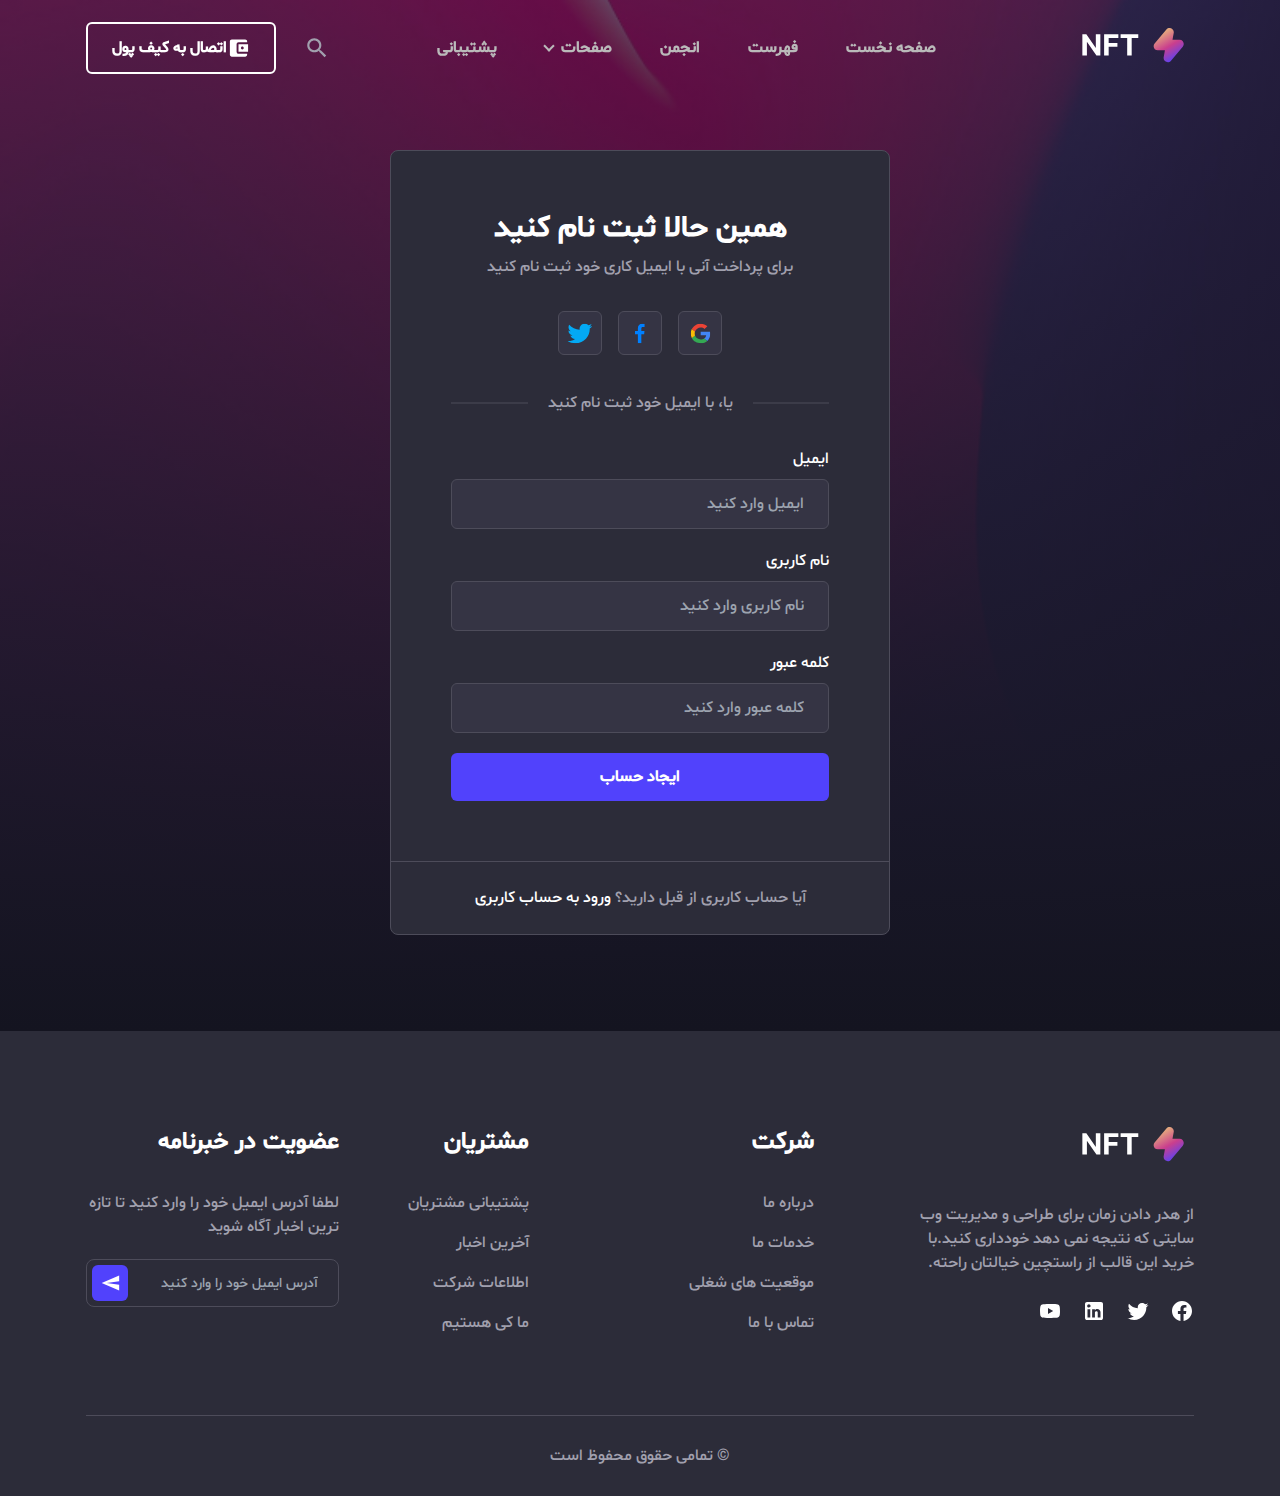
<file: signup.html>
<!DOCTYPE html>
<html lang="fa">
<head>
    <meta charset="UTF-8" />
    <meta http-equiv="X-UA-Compatible" content="IE=edge" />
    <meta name="viewport" content="width=device-width, initial-scale=1.0" />
    <title>ایجاد حساب کاربری | NFT Tailwind Template</title>
    <link rel="shortcut icon" href="assets/images/favicon.png" type="image/x-icon" />
    <link rel="stylesheet" href="assets/css/animate.css" />
    <link rel="stylesheet" href="assets/css/tailwind.css" />
    <script defer src="assets/js/alpine.min.js"></script>
</head>
<body class="a0" x-data="{scrolledFromTop: false}" x-init="window.pageYOffset >= 50 ? scrolledFromTop = true : scrolledFromTop = false" @scroll.window="window.pageYOffset >= 50 ? scrolledFromTop = true : scrolledFromTop = false">
<header x-data="{navbarOpen: false,submenuOpen: false}" class="header a1 a2 a3 a4 a5 a6 a7 a8" :class="scrolledFromTop ? 'a9 aa ab ac ad' : ' a9' ">
    <div class="ae rtl-dir">
        <div class="af ag[-16px] a3 a5 ah">
            <div class="ai aj ak">
                <a href="index.html" class="header-logo al a4" :class="scrolledFromTop ? 'am lg:an' : 'ao lg:ap' ">
                    <img src="assets/images/logo.svg" alt="logo" class="aq aj" />
                </a>
            </div>
            <div class="a3 a4 a5 ah ak">
                <div>
                    <button @click="navbarOpen = !navbarOpen " :class="navbarOpen && 'navbarTogglerActive' " id="navbarToggler" name="navbarToggler" aria-label="navbarToggler" class="ar as at/2 al au[-50%] av aw ax[6px] ay focus:az lg:aA">
                        <span :class="navbarOpen && 'aB aC aD[7px]' " class="af aE[6px] al aF[2px] aG[30px] aH"></span>
                        <span :class="navbarOpen && 'aI' " class="af aE[6px] al aF[2px] aG[30px] aH"></span>
                        <span :class="navbarOpen && 'aD[-8px] aJ[135deg]' " class="af aE[6px] al aF[2px] aG[30px] aH"></span>
                    </button>
                    <nav :class="!navbarOpen && 'aA' " id="navbarCollapse" class="ar as aK a4 aL[250px] av aM aN lg:aO lg:al lg:a4 lg:aj lg:a6 aP lg:aQ lg:ak lg:aR xl:aS">
                        <ul class="aT lg:a3">
                            <li class="aU af">
                                <a href="index.html" class="aV a3 an aW aX aY[#bababa] group-hover:aZ lg:a_ lg:a10 lg:a11 lg:a12">
                                    صفحه نخست
                                </a>
                            </li>
                            <li class="aU af">
                                <a href="explore-items.html" class="aV a3 an aW aX aY[#bababa] group-hover:aZ lg:a_ lg:a13 lg:a10 lg:a11 lg:a12 xl:a14">
                                    فهرست
                                </a>
                            </li>
                            <li class="aU af">
                                <a href="javascript:void(0)" class="aV a3 an aW aX aY[#bababa] group-hover:aZ lg:a_ lg:a13 lg:a10 lg:a11 lg:a12 xl:a14">
                                    انجمن
                                </a>
                            </li>
                            <li class="aU submenu-item af">
                                <a href="javascript:void(0)" @click="submenuOpen = !submenuOpen" class="af aV a3 an aW aX aY[#bababa] after:ar after:a15 after:at/2 after:a16[-2px] after:a17 after:a18 after:au[-50%] after:aC after:a19 after:a1a after:a1b group-hover:aZ lg:a_ lg:a13 lg:a10 lg:a11 lg:a1c lg:a1d lg:after:a1e xl:a14">
                                    صفحات
                                </a>
                                <div :class="submenuOpen ? 'al' : 'aA' " class="submenu af aK a2 aG[250px] a1f aa a1g a1h[top] a1i group-hover:a1j lg:a1k lg:ar lg:aD[110%] lg:al lg:aI lg:aN lg:group-hover:a1l lg:group-hover:aK">
                                    <a href="explore-items.html" class="al a1m ax[10px] ak a1n a1o aY[#bababa] hover:aZ">
                                        فهرست
                                    </a>
                                    <a href="item-details.html" class="al a1m ax[10px] ak a1n a1o aY[#bababa] hover:aZ">
                                        مشخصات آیتم
                                    </a>
                                    <a href="create-item.html" class="al a1m ax[10px] ak a1n a1o aY[#bababa] hover:aZ">
                                        ایجاد آیتم
                                    </a>
                                    <a href="connect-wallet.html" class="al a1m ax[10px] ak a1n a1o aY[#bababa] hover:aZ">
                                        اتصال به کیف پول
                                    </a>
                                    <a href="support.html" class="al a1m ax[10px] ak a1n a1o aY[#bababa] hover:aZ">
                                        پشتیبانی
                                    </a>
                                    <a href="signin.html" class="al a1m ax[10px] ak a1n a1o aY[#bababa] hover:aZ">
                                        ورود به سیستم
                                    </a>
                                    <a href="signup.html" class="al a1m ax[10px] ak a1n a1o aY[#bababa] hover:aZ">
                                        ایجاد حساب کاربری
                                    </a>
                                </div>
                            </li>
                            <li class="aU af">
                                <a href="support.html" class="aV a3 an aW aX aY[#bababa] group-hover:aZ lg:a_ lg:a13 lg:a10 lg:a11 lg:a12 xl:a14">
                                    پشتیبانی
                                </a>
                            </li>
                        </ul>
                    </nav>
                </div>
                <div class="aA a1p a1q sm:a3 lg:a1r">
                    <div class="aU af aA md:a3">
                        <button class="aP a1s aW aX a1t a7 hover:a1u lg:ak xl:a1s" name="search" aria-label="search">
                            <svg width="26" height="26" viewBox="0 0 26 26" fill="none" xmlns="http://www.w3.org/2000/svg">
                                <path d="M10.2917 3.25C12.1592 3.25 13.9503 3.99189 15.2709 5.31246C16.5914 6.63303 17.3333 8.4241 17.3333 10.2917C17.3333 12.0358 16.6942 13.6392 15.6433 14.8742L15.9358 15.1667H16.7917L22.2083 20.5833L20.5833 22.2083L15.1667 16.7917V15.9358L14.8742 15.6433C13.6392 16.6942 12.0358 17.3333 10.2917 17.3333C8.4241 17.3333 6.63303 16.5914 5.31246 15.2709C3.99189 13.9503 3.25 12.1592 3.25 10.2917C3.25 8.4241 3.99189 6.63303 5.31246 5.31246C6.63303 3.99189 8.4241 3.25 10.2917 3.25ZM10.2917 5.41667C7.58333 5.41667 5.41667 7.58333 5.41667 10.2917C5.41667 13 7.58333 15.1667 10.2917 15.1667C13 15.1667 15.1667 13 15.1667 10.2917C15.1667 7.58333 13 5.41667 10.2917 5.41667Z" fill="currentColor" />
                            </svg>
                        </button>
                        <div class="a1k ar aD[110%] a1e aG[250px] a1f aa a1v aI a1w group-hover:a1l group-hover:aK group-hover:a1j">
                            <form class="a3">
                                <input type="text" placeholder="جستجو کنید..." class="a4 a6 an ak aZ a1x" />
                                <button class="aZ" name="search-button" aria-label="search-button">
                                    <svg width="26" height="26" viewBox="0 0 26 26" fill="none" xmlns="http://www.w3.org/2000/svg">
                                        <path d="M10.2917 3.25C12.1592 3.25 13.9503 3.99189 15.2709 5.31246C16.5914 6.63303 17.3333 8.4241 17.3333 10.2917C17.3333 12.0358 16.6942 13.6392 15.6433 14.8742L15.9358 15.1667H16.7917L22.2083 20.5833L20.5833 22.2083L15.1667 16.7917V15.9358L14.8742 15.6433C13.6392 16.6942 12.0358 17.3333 10.2917 17.3333C8.4241 17.3333 6.63303 16.5914 5.31246 15.2709C3.99189 13.9503 3.25 12.1592 3.25 10.2917C3.25 8.4241 3.99189 6.63303 5.31246 5.31246C6.63303 3.99189 8.4241 3.25 10.2917 3.25ZM10.2917 5.41667C7.58333 5.41667 5.41667 7.58333 5.41667 10.2917C5.41667 13 7.58333 15.1667 10.2917 15.1667C13 15.1667 15.1667 13 15.1667 10.2917C15.1667 7.58333 13 5.41667 10.2917 5.41667Z" fill="currentColor" />
                                    </svg>
                                </button>
                            </form>
                        </div>
                    </div>
                    <a href="connect-wallet.html" class="a3 a5 a1f a1y a1z aP aS aW aX aZ a7 a1i a1A hover:a1B hover:a1C lg:ak xl:aS">
                        <span class="a1DD">
                           <svg width="23" height="24" viewBox="0 0 23 24" fill="none" xmlns="http://www.w3.org/2000/svg">
                              <path d="M20.125 17.75V18.7083C20.125 19.2167 19.9231 19.7042 19.5636 20.0636C19.2042 20.4231 18.7167 20.625 18.2083 20.625H4.79167C3.72792 20.625 2.875 19.7625 2.875 18.7083V5.29167C2.875 4.78333 3.07693 4.29582 3.43638 3.93638C3.79582 3.57693 4.28334 3.375 4.79167 3.375H18.2083C18.7167 3.375 19.2042 3.57693 19.5636 3.93638C19.9231 4.29582 20.125 4.78333 20.125 5.29167V6.25H11.5C10.4363 6.25 9.58333 7.1125 9.58333 8.16667V15.8333C9.58333 16.3417 9.78527 16.8292 10.1447 17.1886C10.5042 17.5481 10.9917 17.75 11.5 17.75H20.125ZM11.5 15.8333H21.0833V8.16667H11.5V15.8333ZM15.3333 13.4375C14.9521 13.4375 14.5865 13.286 14.3169 13.0165C14.0473 12.7469 13.8958 12.3812 13.8958 12C13.8958 11.6188 14.0473 11.2531 14.3169 10.9835C14.5865 10.714 14.9521 10.5625 15.3333 10.5625C15.7146 10.5625 16.0802 10.714 16.3498 10.9835C16.6194 11.2531 16.7708 11.6188 16.7708 12C16.7708 12.3812 16.6194 12.7469 16.3498 13.0165C16.0802 13.286 15.7146 13.4375 15.3333 13.4375Z" fill="white" />
                           </svg>
                        </span>
                        اتصال به کیف پول
                    </a>
                </div>
            </div>
        </div>
    </div>
</header>


<section class="af a2o a2p a38 a39 a3a a1E[150px] a1F" style="background-image: url('./assets/images/hero/common-bg.jpg')">
    <div class="ar a2 a1 a3b a30 a4" style="
          background: linear-gradient(
            180deg,
            rgba(20, 20, 32, 0.65) 0%,
            #141420 100%
          );
        "></div>
    <div class="ae rtl-dir">
        <div class="a1J aL[500px] av a1W a1G aM">
            <div class="a3l a1G a3P a1H sm:a2T[60px]">
                <h1 class="a21 a1L a3n a1O aZ">
                    همین حالا ثبت نام کنید
                </h1>
                <p class="a2e a1L aW a1o a1t">
                    برای پرداخت آنی با ایمیل کاری خود ثبت نام کنید
                </p>
                <div class="a3B a3 a5 a1Z a3Q">
                    <button class="a3 a3F a3R a5 a1Z a1f a1W a1G a20[#353444] hover:a1z hover:aH">
                        <svg width="21" height="21" viewBox="0 0 21 21" fill="none" xmlns="http://www.w3.org/2000/svg">
                            <g clip-path="url(#clip0_59_460)">
                                <path d="M20.2522 10.7169C20.264 10.0466 20.1934 9.37738 20.0419 8.72363H10.7012V12.3419H16.1841C16.0802 12.9763 15.8465 13.5836 15.497 14.1272C15.1474 14.6708 14.6893 15.1396 14.1501 15.5052L14.131 15.6264L17.0846 17.8686L17.2891 17.8886C19.1682 16.1878 20.2518 13.6852 20.2518 10.7169" fill="#4285F4"></path>
                                <path d="M10.7012 20.2507C13.3874 20.2507 15.6425 19.384 17.2897 17.889L14.1502 15.5055C13.3101 16.0798 12.1826 16.4807 10.7012 16.4807C9.44313 16.4735 8.21929 16.0782 7.20334 15.3509C6.1874 14.6236 5.43095 13.6013 5.0413 12.429L4.92471 12.4387L1.85362 14.7678L1.81348 14.8772C2.6406 16.4927 3.90995 17.8508 5.4796 18.7998C7.04925 19.7487 8.85731 20.2511 10.7016 20.2507" fill="#34A853"></path>
                                <path d="M5.04097 12.4291C4.82336 11.8084 4.71107 11.157 4.70857 10.5008C4.71258 9.84561 4.82072 9.19505 5.02912 8.57251L5.02357 8.44326L1.91483 6.07666L1.81314 6.12405C1.1154 7.48166 0.751953 8.9806 0.751953 10.5007C0.751953 12.0208 1.1154 13.5197 1.81314 14.8773L5.04097 12.4291Z" fill="#FBBC05"></path>
                                <path d="M10.7011 4.52068C12.1267 4.49899 13.5055 5.01929 14.5481 5.97241L17.356 3.28568C15.5551 1.63002 13.1702 0.721576 10.7011 0.750678C8.85685 0.750248 7.0488 1.25258 5.47915 2.2015C3.9095 3.15042 2.64013 4.50853 1.81299 6.12395L5.03011 8.57241C5.42359 7.40027 6.18255 6.37872 7.2 5.6518C8.21744 4.92487 9.44203 4.52924 10.7011 4.52068Z" fill="#EB4335"></path>
                            </g>
                            <defs>
                                <clipPath id="clip0_59_460">
                                    <rect width="19.5" height="19.5" fill="white" transform="translate(0.751953 0.750732)"></rect>
                                </clipPath>
                            </defs>
                        </svg>
                    </button>
                    <button class="a3 a3F a3R a5 a1Z a1f a1W a1G a20[#353444] hover:a1z hover:aH">
                        <svg width="10" height="21" viewBox="0 0 10 21" fill="none" xmlns="http://www.w3.org/2000/svg">
                            <g clip-path="url(#clip0_59_456)">
                                <path d="M6.32902 20.2481V11.3552H9.20362L9.63399 7.88957H6.32902V5.67683C6.32902 4.67346 6.59737 3.9896 7.98313 3.9896L9.75049 3.98875V0.889099C9.44469 0.847017 8.39564 0.752686 7.17516 0.752686C4.62703 0.752686 2.88252 2.36771 2.88252 5.33377V7.88966H0.000488281V11.3553H2.88243V20.2482L6.32902 20.2481Z" fill="#0080FF"></path>
                            </g>
                            <defs>
                                <clipPath id="clip0_59_456">
                                    <rect width="9.75" height="19.5" fill="white" transform="translate(0.000488281 0.749512)"></rect>
                                </clipPath>
                            </defs>
                        </svg>
                    </button>
                    <button class="a3 a3F a3R a5 a1Z a1f a1W a1G a20[#353444] hover:a1z hover:aH">
                        <svg width="26" height="21" viewBox="0 0 26 21" fill="none" xmlns="http://www.w3.org/2000/svg">
                            <g clip-path="url(#clip0_59_452)">
                                <path d="M25.249 3.05699C24.318 3.45078 23.3334 3.7125 22.3254 3.8341C23.3877 3.22292 24.1819 2.25512 24.5574 1.11408C23.5631 1.68596 22.4752 2.08873 21.3408 2.30497C20.6451 1.58418 19.7419 1.08302 18.7485 0.866664C17.7551 0.650309 16.7176 0.728762 15.7709 1.09182C14.8241 1.45488 14.0119 2.08576 13.4398 2.90242C12.8678 3.71908 12.5623 4.68375 12.5632 5.67101C12.5593 6.04774 12.5987 6.42372 12.6808 6.79197C10.6622 6.696 8.68727 6.188 6.88505 5.30117C5.08283 4.41435 3.49392 3.16866 2.22219 1.64556C1.56927 2.72792 1.36694 4.0111 1.65648 5.23321C1.94603 6.45531 2.70563 7.52418 3.78024 8.22167C2.97741 8.20064 2.19156 7.99278 1.48889 7.61563V7.66924C1.49021 8.80546 1.89517 9.90655 2.6356 10.7872C3.37603 11.6678 4.40671 12.2742 5.55417 12.5042C5.12007 12.6152 4.67269 12.6697 4.22379 12.6663C3.90145 12.6718 3.57943 12.6436 3.26332 12.5822C3.59125 13.5587 4.22327 14.4126 5.07236 15.0264C5.92145 15.6402 6.94586 15.9837 8.00459 16.0096C6.20857 17.3716 3.99357 18.1105 1.71355 18.1083C1.30763 18.1109 0.90196 18.0882 0.499023 18.0405C2.81914 19.4903 5.5227 20.2572 8.28278 20.2486C17.6196 20.2486 22.7245 12.7486 22.7245 6.24757C22.7245 6.02996 22.7167 5.82015 22.7059 5.61155C23.7067 4.91703 24.5685 4.05134 25.249 3.05699Z" fill="#03A9F4"></path>
                            </g>
                            <defs>
                                <clipPath id="clip0_59_452">
                                    <rect width="24.75" height="19.5" fill="white" transform="translate(0.499023 0.749512)"></rect>
                                </clipPath>
                            </defs>
                        </svg>
                    </button>
                </div>
                <div class="af a2o a2e a3 a5 a1Z">
                    <span class="ar at/2 a2 a3b aA aF[1px] a4 a2m/2 a3O sm:al"></span>
                    <p class="aM aW a1o a1t sm:a2u">
                        یا، با ایمیل خود ثبت نام کنید
                    </p>
                </div>
                <form>
                    <div class="a1Y">
                        <label for="email" class="a21 al aW a1o aZ">
                            ایمیل
                        </label>
                        <input type="email" name="email" id="email" placeholder="ایمیل وارد کنید" class="a4 a1f a1W a1G a20[#353444] aP aS aW a1o a1t a1x a1w focus:a20[#454457] focus:a2H">
                    </div>
                    <div class="a1Y">
                        <label for="username" class="a21 al aW a1o aZ">
                            نام کاربری
                        </label>
                        <input type="text" name="username" id="username" placeholder="نام کاربری وارد کنید" class="a4 a1f a1W a1G a20[#353444] aP aS aW a1o a1t a1x a1w focus:a20[#454457] focus:a2H">
                    </div>
                    <div class="a1Y">
                        <label for="password" class="a21 al aW a1o aZ">
                            کلمه عبور
                        </label>
                        <input type="password" name="password" id="password" placeholder="کلمه عبور وارد کنید" class="a4 a1f a1W a1G a20[#353444] aP aS aW a1o a1t a1x a1w focus:a20[#454457] focus:a2H">
                    </div>
                    <button class="a3 a4 a5 a1Z a1f a1C a1v aW aX aZ hover:a36">
                        ایجاد حساب
                    </button>
                </form>
            </div>
            <p class="a3o a1L aW a1o a1t">
                آیا حساب کاربری از قبل دارید؟
                <a href="signin.html" class="aZ hover:a1u">
                    ورود به حساب کاربری
                </a>
            </p>
        </div>
    </div>
</section>


<footer class="aM a24">
    <div class="ae rtl-dir">
        <div class="a1R a3 a1S">
            <div class="a4 ak sm:a25/12 lg:a26/12 xl:a27/12">
                <div class="a28">
                    <div class="aL[300px]">
                        <a href="index.html" class="a29 a2a">
                            <img src="assets/images/logo.svg" alt="logo" class="aq" />
                        </a>
                        <p class="a2b aW a1o a1t">
                            از هدر دادن زمان برای طراحی و مدیریت وب سایتی که نتیجه نمی دهد خودداری کنید.با خرید این قالب از راستچین خیالتان راحته.
                        </p>
                        <div class="a3 a5">
                            <a href="javascript:void(0)" name="social-link" aria-label="social-link" class="a2c aZ hover:a1u">
                                <svg width="24" height="24" viewBox="0 0 24 24" class="a2d">
                                    <path d="M12 2.04C6.5 2.04 2 6.53 2 12.06C2 17.06 5.66 21.21 10.44 21.96V14.96H7.9V12.06H10.44V9.85C10.44 7.34 11.93 5.96 14.22 5.96C15.31 5.96 16.45 6.15 16.45 6.15V8.62H15.19C13.95 8.62 13.56 9.39 13.56 10.18V12.06H16.34L15.89 14.96H13.56V21.96C15.9164 21.5878 18.0622 20.3855 19.6099 18.5701C21.1576 16.7546 22.0054 14.4456 22 12.06C22 6.53 17.5 2.04 12 2.04Z" />
                                </svg>
                            </a>
                            <a href="javascript:void(0)" name="social-link" aria-label="social-link" class="a2c aZ hover:a1u">
                                <svg width="24" height="24" viewBox="0 0 24 24" class="a2d">
                                    <path d="M22.46 6C21.69 6.35 20.86 6.58 20 6.69C20.88 6.16 21.56 5.32 21.88 4.31C21.05 4.81 20.13 5.16 19.16 5.36C18.37 4.5 17.26 4 16 4C13.65 4 11.73 5.92 11.73 8.29C11.73 8.63 11.77 8.96 11.84 9.27C8.27998 9.09 5.10998 7.38 2.99998 4.79C2.62998 5.42 2.41998 6.16 2.41998 6.94C2.41998 8.43 3.16998 9.75 4.32998 10.5C3.61998 10.5 2.95998 10.3 2.37998 10C2.37998 10 2.37998 10 2.37998 10.03C2.37998 12.11 3.85998 13.85 5.81998 14.24C5.45998 14.34 5.07998 14.39 4.68998 14.39C4.41998 14.39 4.14998 14.36 3.88998 14.31C4.42998 16 5.99998 17.26 7.88998 17.29C6.42998 18.45 4.57998 19.13 2.55998 19.13C2.21998 19.13 1.87998 19.11 1.53998 19.07C3.43998 20.29 5.69998 21 8.11998 21C16 21 20.33 14.46 20.33 8.79C20.33 8.6 20.33 8.42 20.32 8.23C21.16 7.63 21.88 6.87 22.46 6Z" />
                                </svg>
                            </a>
                            <a href="javascript:void(0)" name="social-link" aria-label="social-link" class="a2c aZ hover:a1u">
                                <svg width="24" height="24" viewBox="0 0 24 24" class="a2d">
                                    <path d="M19 3C19.5304 3 20.0391 3.21071 20.4142 3.58579C20.7893 3.96086 21 4.46957 21 5V19C21 19.5304 20.7893 20.0391 20.4142 20.4142C20.0391 20.7893 19.5304 21 19 21H5C4.46957 21 3.96086 20.7893 3.58579 20.4142C3.21071 20.0391 3 19.5304 3 19V5C3 4.46957 3.21071 3.96086 3.58579 3.58579C3.96086 3.21071 4.46957 3 5 3H19ZM18.5 18.5V13.2C18.5 12.3354 18.1565 11.5062 17.5452 10.8948C16.9338 10.2835 16.1046 9.94 15.24 9.94C14.39 9.94 13.4 10.46 12.92 11.24V10.13H10.13V18.5H12.92V13.57C12.92 12.8 13.54 12.17 14.31 12.17C14.6813 12.17 15.0374 12.3175 15.2999 12.5801C15.5625 12.8426 15.71 13.1987 15.71 13.57V18.5H18.5ZM6.88 8.56C7.32556 8.56 7.75288 8.383 8.06794 8.06794C8.383 7.75288 8.56 7.32556 8.56 6.88C8.56 5.95 7.81 5.19 6.88 5.19C6.43178 5.19 6.00193 5.36805 5.68499 5.68499C5.36805 6.00193 5.19 6.43178 5.19 6.88C5.19 7.81 5.95 8.56 6.88 8.56ZM8.27 18.5V10.13H5.5V18.5H8.27Z" />
                                </svg>
                            </a>
                            <a href="javascript:void(0)" name="social-link" aria-label="social-link" class="a2c aZ hover:a1u">
                                <svg width="24" height="24" viewBox="0 0 24 24" class="a2d">
                                    <path d="M10 15L15.19 12L10 9V15ZM21.56 7.17C21.69 7.64 21.78 8.27 21.84 9.07C21.91 9.87 21.94 10.56 21.94 11.16L22 12C22 14.19 21.84 15.8 21.56 16.83C21.31 17.73 20.73 18.31 19.83 18.56C19.36 18.69 18.5 18.78 17.18 18.84C15.88 18.91 14.69 18.94 13.59 18.94L12 19C7.81 19 5.2 18.84 4.17 18.56C3.27 18.31 2.69 17.73 2.44 16.83C2.31 16.36 2.22 15.73 2.16 14.93C2.09 14.13 2.06 13.44 2.06 12.84L2 12C2 9.81 2.16 8.2 2.44 7.17C2.69 6.27 3.27 5.69 4.17 5.44C4.64 5.31 5.5 5.22 6.82 5.16C8.12 5.09 9.31 5.06 10.41 5.06L12 5C16.19 5 18.8 5.16 19.83 5.44C20.73 5.69 21.31 6.27 21.56 7.17Z" />
                                </svg>
                            </a>
                        </div>
                    </div>
                </div>
            </div>
            <div class="a4 ak sm:a25/12 lg:a26/12 xl:a26/12">
                <div class="a28">
                    <h2 class="a2e a2f a1O aZ">
                        شرکت
                    </h2>
                    <ul>
                        <li>
                            <a href="javascript:void(0)" class="a1M a2a aW a1o a1t a7 hover:aZ">
                                درباره ما
                            </a>
                        </li>
                        <li>
                            <a href="javascript:void(0)" class="a1M a2a aW a1o a1t a7 hover:aZ">
                                خدمات ما
                            </a>
                        </li>
                        <li>
                            <a href="javascript:void(0)" class="a1M a2a aW a1o a1t a7 hover:aZ">
                                موقعیت های شغلی
                            </a>
                        </li>
                        <li>
                            <a href="javascript:void(0)" class="a1M a2a aW a1o a1t a7 hover:aZ">
                                تماس با ما
                            </a>
                        </li>
                    </ul>
                </div>
            </div>
            <div class="a4 ak sm:a25/12 lg:a26/12 xl:a18/12">
                <div class="a28">
                    <h2 class="a2e a2f a1O aZ">
                        مشتریان
                    </h2>
                    <ul>
                        <li>
                            <a href="javascript:void(0)" class="a1M a2a aW a1o a1t a7 hover:aZ">
                                پشتیبانی مشتریان
                            </a>
                        </li>
                        <li>
                            <a href="javascript:void(0)" class="a1M a2a aW a1o a1t a7 hover:aZ">
                                آخرین اخبار
                            </a>
                        </li>
                        <li>
                            <a href="javascript:void(0)" class="a1M a2a aW a1o a1t a7 hover:aZ">
                                اطلاعات شرکت
                            </a>
                        </li>
                        <li>
                            <a href="javascript:void(0)" class="a1M a2a aW a1o a1t a7 hover:aZ">
                                ما کی هستیم
                            </a>
                        </li>
                    </ul>
                </div>
            </div>
            <div class="a4 ak sm:a25/12 lg:a26/12 xl:a26/12">
                <div class="a28">
                    <h2 class="a2e a2f a1O aZ">
                        عضویت در خبرنامه
                    </h2>
                    <p class="a1Y aW a1o a1t">
                        لطفا آدرس ایمیل خود را وارد کنید تا تازه ترین اخبار آگاه شوید
                    </p>
                    <form class="af">
                        <input type="email" name="newslettersEmail" placeholder="آدرس ایمیل خود را وارد کنید" class="a2g a4 av a1W a1G a6 a2h a2i a1n a1o aZ a1x focus:a1B" />
                        <button type="submit" name="submit" aria-label="submit" class="ar a2j[6px] at/2 a3 a2k a2l a2m/2 a5 a1Z a1f a1C aZ">
                            <svg width="20" height="20" xmlns="http://www.w3.org/2000/svg" version="1.1" xml:space="preserve" class="a2d">
                              <g>
                                 <g transform="rotate(-180 10.4167 10)" id="svg_1">
                                    <path id="svg_2" d="m1.66669,17.5l17.50001,-7.5l-17.50001,-7.5l0,5.83333l12.50001,1.66667l-12.50001,1.6667l0,5.8333z"/>
                                 </g>
                              </g>
                           </svg>
                        </button>
                    </form>
                </div>
            </div>
        </div>
        <div class="a2n a1G">
            <div class="ap a1L">
                <p class="aW a1o a1t">
                    &copy; تمامی حقوق محفوظ است
                </p>
            </div>
        </div>
    </div>
</footer>

</body>
</html>
</file>
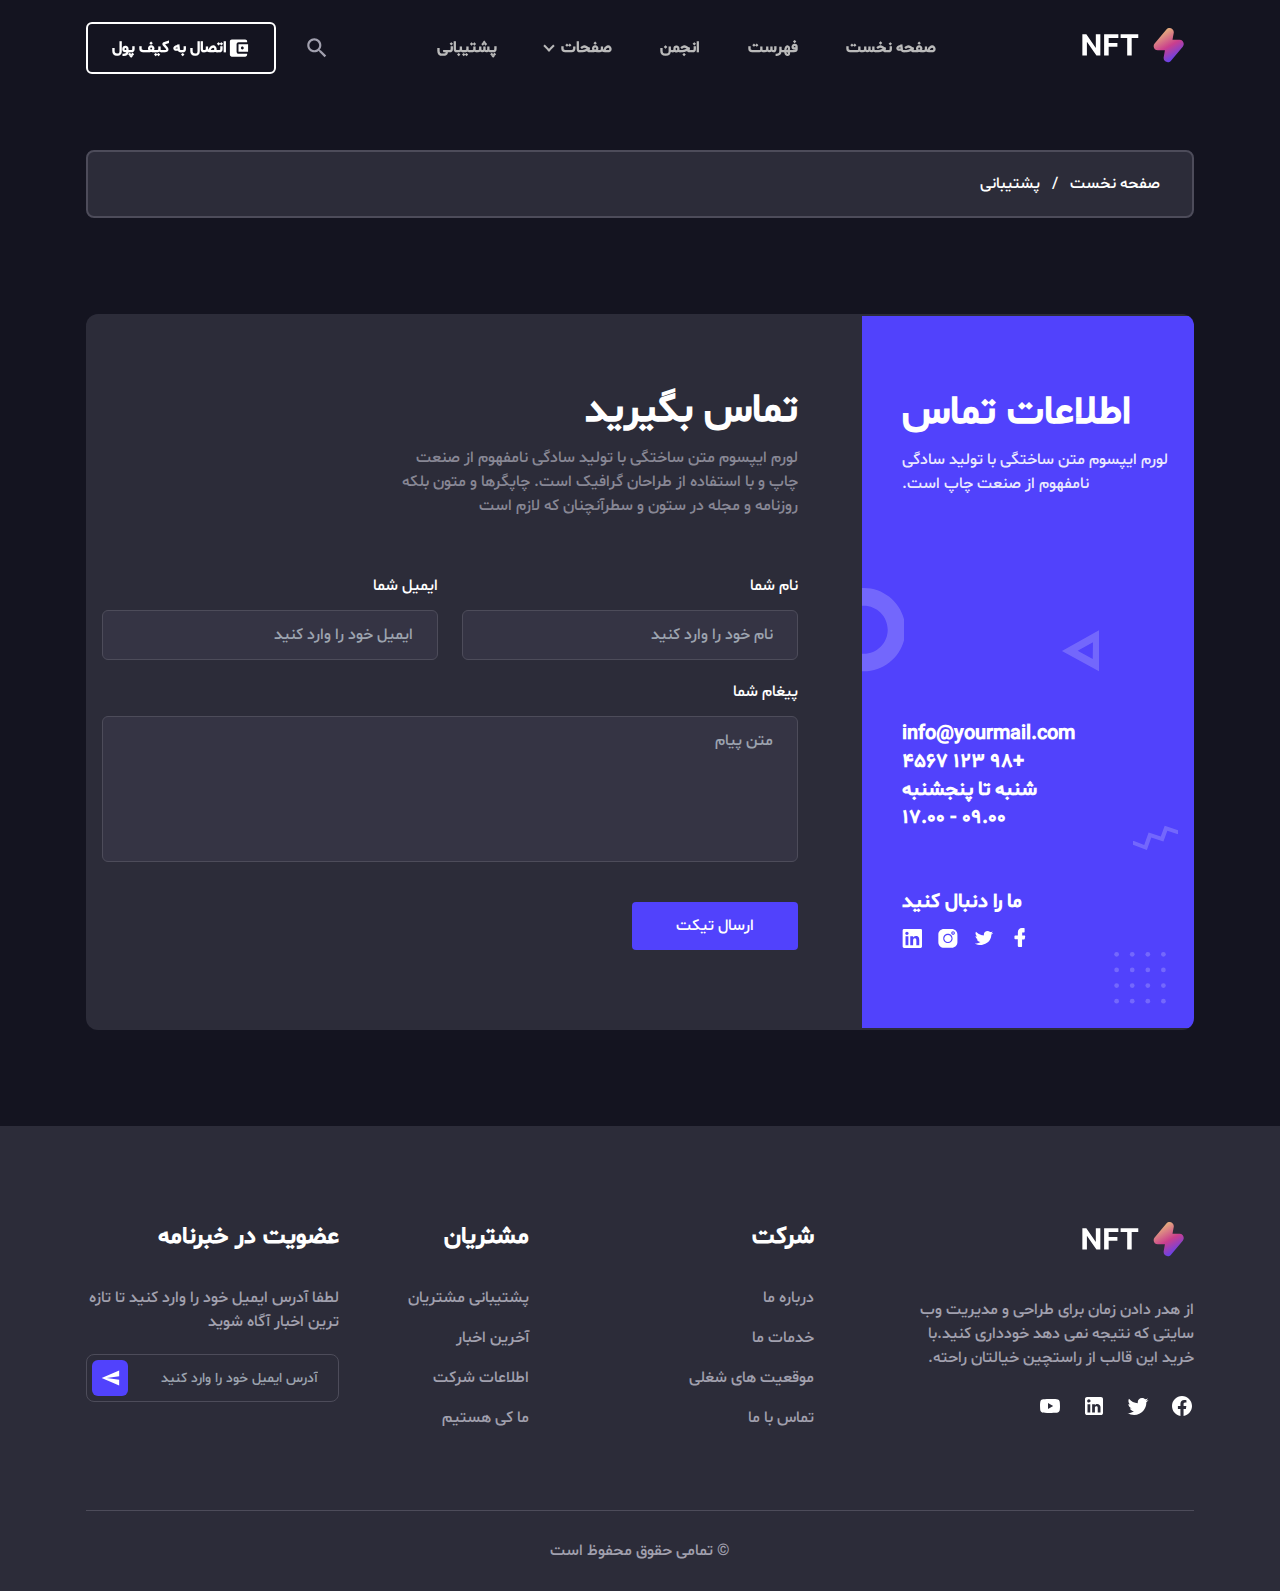
<file: support.html>
<!DOCTYPE html>
<html lang="en">
<head>
    <meta charset="UTF-8" />
    <meta http-equiv="X-UA-Compatible" content="IE=edge" />
    <meta name="viewport" content="width=device-width, initial-scale=1.0" />
    <title>پشتیبانی | NFT Tailwind Template</title>
    <link rel="shortcut icon" href="assets/images/favicon.png" type="image/x-icon" />
    <link rel="stylesheet" href="assets/css/animate.css" />
    <link rel="stylesheet" href="assets/css/tailwind.css" />
    <script defer src="assets/js/alpine.min.js"></script>
</head>
<body class="a0" x-data="{scrolledFromTop: false}" x-init="window.pageYOffset >= 50 ? scrolledFromTop = true : scrolledFromTop = false" @scroll.window="window.pageYOffset >= 50 ? scrolledFromTop = true : scrolledFromTop = false">
<header x-data="{navbarOpen: false,submenuOpen: false}" class="header a1 a2 a3 a4 a5 a6 a7 a8" :class="scrolledFromTop ? 'a9 aa ab ac ad' : ' a9' ">
    <div class="ae rtl-dir">
        <div class="af ag[-16px] a3 a5 ah">
            <div class="ai aj ak">
                <a href="index.html" class="header-logo al a4" :class="scrolledFromTop ? 'am lg:an' : 'ao lg:ap' ">
                    <img src="assets/images/logo.svg" alt="logo" class="aq aj" />
                </a>
            </div>
            <div class="a3 a4 a5 ah ak">
                <div>
                    <button @click="navbarOpen = !navbarOpen " :class="navbarOpen && 'navbarTogglerActive' " id="navbarToggler" name="navbarToggler" aria-label="navbarToggler" class="ar as at/2 al au[-50%] av aw ax[6px] ay focus:az lg:aA">
                        <span :class="navbarOpen && 'aB aC aD[7px]' " class="af aE[6px] al aF[2px] aG[30px] aH"></span>
                        <span :class="navbarOpen && 'aI' " class="af aE[6px] al aF[2px] aG[30px] aH"></span>
                        <span :class="navbarOpen && 'aD[-8px] aJ[135deg]' " class="af aE[6px] al aF[2px] aG[30px] aH"></span>
                    </button>
                    <nav :class="!navbarOpen && 'aA' " id="navbarCollapse" class="ar as aK a4 aL[250px] av aM aN lg:aO lg:al lg:a4 lg:aj lg:a6 aP lg:aQ lg:ak lg:aR xl:aS">
                        <ul class="aT lg:a3">
                            <li class="aU af">
                                <a href="index.html" class="aV a3 an aW aX aY[#bababa] group-hover:aZ lg:a_ lg:a10 lg:a11 lg:a12">
                                    صفحه نخست
                                </a>
                            </li>
                            <li class="aU af">
                                <a href="explore-items.html" class="aV a3 an aW aX aY[#bababa] group-hover:aZ lg:a_ lg:a13 lg:a10 lg:a11 lg:a12 xl:a14">
                                    فهرست
                                </a>
                            </li>
                            <li class="aU af">
                                <a href="javascript:void(0)" class="aV a3 an aW aX aY[#bababa] group-hover:aZ lg:a_ lg:a13 lg:a10 lg:a11 lg:a12 xl:a14">
                                    انجمن
                                </a>
                            </li>
                            <li class="aU submenu-item af">
                                <a href="javascript:void(0)" @click="submenuOpen = !submenuOpen" class="af aV a3 an aW aX aY[#bababa] after:ar after:a15 after:at/2 after:a16[-2px] after:a17 after:a18 after:au[-50%] after:aC after:a19 after:a1a after:a1b group-hover:aZ lg:a_ lg:a13 lg:a10 lg:a11 lg:a1c lg:a1d lg:after:a1e xl:a14">
                                    صفحات
                                </a>
                                <div :class="submenuOpen ? 'al' : 'aA' " class="submenu af aK a2 aG[250px] a1f aa a1g a1h[top] a1i group-hover:a1j lg:a1k lg:ar lg:aD[110%] lg:al lg:aI lg:aN lg:group-hover:a1l lg:group-hover:aK">
                                    <a href="explore-items.html" class="al a1m ax[10px] ak a1n a1o aY[#bababa] hover:aZ">
                                        فهرست
                                    </a>
                                    <a href="item-details.html" class="al a1m ax[10px] ak a1n a1o aY[#bababa] hover:aZ">
                                        مشخصات آیتم
                                    </a>
                                    <a href="create-item.html" class="al a1m ax[10px] ak a1n a1o aY[#bababa] hover:aZ">
                                        ایجاد آیتم
                                    </a>
                                    <a href="connect-wallet.html" class="al a1m ax[10px] ak a1n a1o aY[#bababa] hover:aZ">
                                        اتصال به کیف پول
                                    </a>
                                    <a href="support.html" class="al a1m ax[10px] ak a1n a1o aY[#bababa] hover:aZ">
                                        پشتیبانی
                                    </a>
                                    <a href="signin.html" class="al a1m ax[10px] ak a1n a1o aY[#bababa] hover:aZ">
                                        ورود به سیستم
                                    </a>
                                    <a href="signup.html" class="al a1m ax[10px] ak a1n a1o aY[#bababa] hover:aZ">
                                        ایجاد حساب کاربری
                                    </a>
                                </div>
                            </li>
                            <li class="aU af">
                                <a href="support.html" class="aV a3 an aW aX aY[#bababa] group-hover:aZ lg:a_ lg:a13 lg:a10 lg:a11 lg:a12 xl:a14">
                                    پشتیبانی
                                </a>
                            </li>
                        </ul>
                    </nav>
                </div>
                <div class="aA a1p a1q sm:a3 lg:a1r">
                    <div class="aU af aA md:a3">
                        <button class="aP a1s aW aX a1t a7 hover:a1u lg:ak xl:a1s" name="search" aria-label="search">
                            <svg width="26" height="26" viewBox="0 0 26 26" fill="none" xmlns="http://www.w3.org/2000/svg">
                                <path d="M10.2917 3.25C12.1592 3.25 13.9503 3.99189 15.2709 5.31246C16.5914 6.63303 17.3333 8.4241 17.3333 10.2917C17.3333 12.0358 16.6942 13.6392 15.6433 14.8742L15.9358 15.1667H16.7917L22.2083 20.5833L20.5833 22.2083L15.1667 16.7917V15.9358L14.8742 15.6433C13.6392 16.6942 12.0358 17.3333 10.2917 17.3333C8.4241 17.3333 6.63303 16.5914 5.31246 15.2709C3.99189 13.9503 3.25 12.1592 3.25 10.2917C3.25 8.4241 3.99189 6.63303 5.31246 5.31246C6.63303 3.99189 8.4241 3.25 10.2917 3.25ZM10.2917 5.41667C7.58333 5.41667 5.41667 7.58333 5.41667 10.2917C5.41667 13 7.58333 15.1667 10.2917 15.1667C13 15.1667 15.1667 13 15.1667 10.2917C15.1667 7.58333 13 5.41667 10.2917 5.41667Z" fill="currentColor" />
                            </svg>
                        </button>
                        <div class="a1k ar aD[110%] a1e aG[250px] a1f aa a1v aI a1w group-hover:a1l group-hover:aK group-hover:a1j">
                            <form class="a3">
                                <input type="text" placeholder="جستجو کنید..." class="a4 a6 an ak aZ a1x" />
                                <button class="aZ" name="search-button" aria-label="search-button">
                                    <svg width="26" height="26" viewBox="0 0 26 26" fill="none" xmlns="http://www.w3.org/2000/svg">
                                        <path d="M10.2917 3.25C12.1592 3.25 13.9503 3.99189 15.2709 5.31246C16.5914 6.63303 17.3333 8.4241 17.3333 10.2917C17.3333 12.0358 16.6942 13.6392 15.6433 14.8742L15.9358 15.1667H16.7917L22.2083 20.5833L20.5833 22.2083L15.1667 16.7917V15.9358L14.8742 15.6433C13.6392 16.6942 12.0358 17.3333 10.2917 17.3333C8.4241 17.3333 6.63303 16.5914 5.31246 15.2709C3.99189 13.9503 3.25 12.1592 3.25 10.2917C3.25 8.4241 3.99189 6.63303 5.31246 5.31246C6.63303 3.99189 8.4241 3.25 10.2917 3.25ZM10.2917 5.41667C7.58333 5.41667 5.41667 7.58333 5.41667 10.2917C5.41667 13 7.58333 15.1667 10.2917 15.1667C13 15.1667 15.1667 13 15.1667 10.2917C15.1667 7.58333 13 5.41667 10.2917 5.41667Z" fill="currentColor" />
                                    </svg>
                                </button>
                            </form>
                        </div>
                    </div>
                    <a href="connect-wallet.html" class="a3 a5 a1f a1y a1z aP aS aW aX aZ a7 a1i a1A hover:a1B hover:a1C lg:ak xl:aS">
                        <span class="a1DD">
                           <svg width="23" height="24" viewBox="0 0 23 24" fill="none" xmlns="http://www.w3.org/2000/svg">
                              <path d="M20.125 17.75V18.7083C20.125 19.2167 19.9231 19.7042 19.5636 20.0636C19.2042 20.4231 18.7167 20.625 18.2083 20.625H4.79167C3.72792 20.625 2.875 19.7625 2.875 18.7083V5.29167C2.875 4.78333 3.07693 4.29582 3.43638 3.93638C3.79582 3.57693 4.28334 3.375 4.79167 3.375H18.2083C18.7167 3.375 19.2042 3.57693 19.5636 3.93638C19.9231 4.29582 20.125 4.78333 20.125 5.29167V6.25H11.5C10.4363 6.25 9.58333 7.1125 9.58333 8.16667V15.8333C9.58333 16.3417 9.78527 16.8292 10.1447 17.1886C10.5042 17.5481 10.9917 17.75 11.5 17.75H20.125ZM11.5 15.8333H21.0833V8.16667H11.5V15.8333ZM15.3333 13.4375C14.9521 13.4375 14.5865 13.286 14.3169 13.0165C14.0473 12.7469 13.8958 12.3812 13.8958 12C13.8958 11.6188 14.0473 11.2531 14.3169 10.9835C14.5865 10.714 14.9521 10.5625 15.3333 10.5625C15.7146 10.5625 16.0802 10.714 16.3498 10.9835C16.6194 11.2531 16.7708 11.6188 16.7708 12C16.7708 12.3812 16.6194 12.7469 16.3498 13.0165C16.0802 13.286 15.7146 13.4375 15.3333 13.4375Z" fill="white" />
                           </svg>
                        </span>
                        اتصال به کیف پول
                    </a>
                </div>
            </div>
        </div>
    </div>
</header>
<section class="a1E[150px] a1F">
    <div class="ae rtl-dir">
        <div class="av a1y a1G aM ao a1H">
            <ul class="a3 a5">
                <li class="a3 a5 aW a1o aZ">
                    <a href="javascript:void(0)" class="aZ hover:a1u">
                        صفحه نخست
                    </a>
                    <span class="aw"> / </span>
                </li>
                <li class="a3 a5 aW a1o aZ">
                    پشتیبانی
                </li>
            </ul>
        </div>
    </div>
</section>

<section class="a1F">
    <div class="ae rtl-dir">
        <div class="af a2o a2p a1V aM">
            <div class="a1R a3 a1S a5">
                <div class="a4 a1H lg:a2v/12 xl:a27/12">
                    <div class="af a2o a3 a3Z ah a3_ a2i lg:a33">
                        <div class="a1K lg:a40">
                            <h2 class="a1M a3n a1O aZ sm:aY[40px]">
                                اطلاعات تماس
                            </h2>
                            <p class="aW a1o aZ a41">
                                لورم ایپسوم متن ساختگی با تولید سادگی نامفهوم از صنعت چاپ است.
                            </p>
                        </div>
                        <div>
                            <div class="a1K">
                                <p class="aW aX aZ sm:a22">
                                    <span class="al"> info@yourmail.com </span>
                                    <span class="al"> +98 123 4567 </span>
                                    <span class="al"> شنبه تا پنجشنبه </span>
                                    <span class="al"> 09.00 - 17.00 </span>
                                </p>
                            </div>
                            <div>
                                <p class="a2D a22 aX aZ">
                                    ما را دنبال کنید
                                </p>
                                <div class="a3 a5 a3Q lg:a1p">
                                    <a href="javascript:void(0)" class="aZ hover:a42">
                                        <svg viewBox="0 0 10 18" class="a3V a2v a2d">
                                            <path d="M9.00007 6.82105H7.50006H6.96434V6.27097V4.56571V4.01562H7.50006H8.62507C8.91971 4.01562 9.16078 3.79559 9.16078 3.46554V0.550085C9.16078 0.247538 8.9465 0 8.62507 0H6.66969C4.55361 0 3.08038 1.54024 3.08038 3.82309V6.21596V6.76605H2.54466H0.72322C0.348217 6.76605 0 7.06859 0 7.50866V9.48897C0 9.87402 0.294645 10.2316 0.72322 10.2316H2.49109H3.02681V10.7817V16.31C3.02681 16.6951 3.32145 17.0526 3.75003 17.0526H6.26791C6.42862 17.0526 6.56255 16.9701 6.66969 16.8601C6.77684 16.7501 6.8572 16.5576 6.8572 16.3925V10.8092V10.2591H7.4197H8.62507C8.97328 10.2591 9.24114 10.0391 9.29471 9.709V9.6815V9.65399L9.66972 7.7562C9.6965 7.56367 9.66972 7.34363 9.509 7.1236C9.45543 6.98608 9.21436 6.84856 9.00007 6.82105Z"></path>
                                        </svg>
                                    </a>
                                    <a href="javascript:void(0)" class="aZ hover:a42">
                                        <svg viewBox="0 0 19 15" class="a3V a2v a2d">
                                            <path d="M16.2622 3.17884L17.33 1.93299C17.6391 1.59557 17.7234 1.33602 17.7515 1.20624C16.9085 1.67343 16.1217 1.82917 15.6159 1.82917H15.4192L15.3068 1.72534C14.6324 1.18028 13.7894 0.894775 12.8902 0.894775C10.9233 0.894775 9.37779 2.40018 9.37779 4.13919C9.37779 4.24301 9.37779 4.39874 9.40589 4.50256L9.49019 5.02167L8.90009 4.99571C5.30334 4.89189 2.35288 2.03681 1.87518 1.54366C1.08839 2.84142 1.53799 4.08728 2.01568 4.86594L2.97107 6.31943L1.45369 5.54077C1.48179 6.6309 1.93138 7.48742 2.80247 8.11035L3.56116 8.62945L2.80247 8.91496C3.28017 10.2387 4.34795 10.7837 5.13474 10.9914L6.17443 11.2509L5.19094 11.8739C3.61736 12.9121 1.65039 12.8342 0.779297 12.7563C2.54957 13.8984 4.65705 14.1579 6.11823 14.1579C7.21412 14.1579 8.02901 14.0541 8.2257 13.9762C16.0936 12.2632 16.4589 5.77437 16.4589 4.47661V4.29492L16.6275 4.1911C17.5829 3.36053 17.9763 2.91929 18.2011 2.65974C18.1168 2.68569 18.0044 2.7376 17.892 2.76356L16.2622 3.17884Z"></path>
                                        </svg>
                                    </a>
                                    <a href="javascript:void(0)" class="aZ hover:a42">
                                        <svg viewBox="0 0 18 18" class="a3V a2v a2d">
                                            <path d="M8.91688 12.4993C10.6918 12.4993 12.1306 11.091 12.1306 9.35366C12.1306 7.61637 10.6918 6.20801 8.91688 6.20801C7.14197 6.20801 5.70312 7.61637 5.70312 9.35366C5.70312 11.091 7.14197 12.4993 8.91688 12.4993Z"></path>
                                            <path d="M12.4078 0.947266H5.37075C2.57257 0.947266 0.300781 3.17092 0.300781 5.90981V12.7435C0.300781 15.5366 2.57257 17.7603 5.37075 17.7603H12.3524C15.2059 17.7603 17.4777 15.5366 17.4777 12.7977V5.90981C17.4777 3.17092 15.2059 0.947266 12.4078 0.947266ZM8.91696 13.4757C6.56206 13.4757 4.70584 11.6045 4.70584 9.35377C4.70584 7.10299 6.58976 5.23187 8.91696 5.23187C11.2165 5.23187 13.1004 7.10299 13.1004 9.35377C13.1004 11.6045 11.2442 13.4757 8.91696 13.4757ZM14.735 5.61152C14.4579 5.90981 14.0423 6.07252 13.5714 6.07252C13.1558 6.07252 12.7402 5.90981 12.4078 5.61152C12.103 5.31322 11.9368 4.93357 11.9368 4.47257C11.9368 4.01157 12.103 3.65904 12.4078 3.33363C12.7125 3.00821 13.1004 2.84551 13.5714 2.84551C13.9869 2.84551 14.4302 3.00821 14.735 3.30651C15.012 3.65904 15.2059 4.06581 15.2059 4.49969C15.1782 4.93357 15.012 5.31322 14.735 5.61152Z"></path>
                                            <path d="M13.5985 3.82178C13.2383 3.82178 12.9336 4.12007 12.9336 4.4726C12.9336 4.82513 13.2383 5.12343 13.5985 5.12343C13.9587 5.12343 14.2634 4.82513 14.2634 4.4726C14.2634 4.12007 13.9864 3.82178 13.5985 3.82178Z"></path>
                                        </svg>
                                    </a>
                                    <a href="javascript:void(0)" class="aZ hover:a42">
                                        <svg viewBox="0 0 18 18" class="a3V a2v a2d">
                                            <path d="M16.7821 0.947266H1.84847C1.14272 0.947266 0.578125 1.49735 0.578125 2.18496V16.7622C0.578125 17.4223 1.14272 17.9999 1.84847 17.9999H16.7257C17.4314 17.9999 17.996 17.4498 17.996 16.7622V2.15745C18.0525 1.49735 17.4879 0.947266 16.7821 0.947266ZM5.7442 15.442H3.17528V7.32825H5.7442V15.442ZM4.44563 6.20058C3.59873 6.20058 2.94944 5.54047 2.94944 4.74285C2.94944 3.94523 3.62696 3.28513 4.44563 3.28513C5.26429 3.28513 5.94181 3.94523 5.94181 4.74285C5.94181 5.54047 5.32075 6.20058 4.44563 6.20058ZM15.4835 15.442H12.9146V11.5089C12.9146 10.5738 12.8864 9.33606 11.5596 9.33606C10.2045 9.33606 10.0069 10.3812 10.0069 11.4264V15.442H7.438V7.32825H9.95046V8.45592H9.9787C10.3457 7.79582 11.1644 7.13572 12.4347 7.13572C15.0601 7.13572 15.54 8.78598 15.54 11.0413V15.442H15.4835Z"></path>
                                        </svg>
                                    </a>
                                </div>
                            </div>
                        </div>
                        <div class="ar a1 a1e a3b a30 aG[500%] a1C"></div>
                        <div>
                            <span class="ar a43 a44 a3b">
                                <svg width="52" height="52" viewBox="0 0 52 52" fill="none" xmlns="http://www.w3.org/2000/svg">
                                <g opacity="0.2">
                                <circle cx="49.4072" cy="49.1352" r="2.3604" transform="rotate(180 49.4072 49.1352)" fill="white"></circle>
                                <circle cx="49.4072" cy="33.5439" r="2.3604" transform="rotate(180 49.4072 33.5439)" fill="white"></circle>
                                <circle cx="49.4072" cy="17.9521" r="2.3604" transform="rotate(180 49.4072 17.9521)" fill="white"></circle>
                                <circle cx="49.4072" cy="2.36054" r="2.3604" transform="rotate(180 49.4072 2.36054)" fill="white"></circle>
                                <circle cx="33.8154" cy="49.1352" r="2.3604" transform="rotate(180 33.8154 49.1352)" fill="white"></circle>
                                <circle cx="33.8154" cy="33.5439" r="2.3604" transform="rotate(180 33.8154 33.5439)" fill="white"></circle>
                                <circle cx="33.8154" cy="17.9521" r="2.3604" transform="rotate(180 33.8154 17.9521)" fill="white"></circle>
                                <circle cx="33.8154" cy="2.36054" r="2.3604" transform="rotate(180 33.8154 2.36054)" fill="white"></circle>
                                <circle cx="18.2246" cy="49.1352" r="2.3604" transform="rotate(180 18.2246 49.1352)" fill="white"></circle>
                                <circle cx="18.2246" cy="33.5439" r="2.3604" transform="rotate(180 18.2246 33.5439)" fill="white"></circle>
                                <circle cx="18.2246" cy="17.9521" r="2.3604" transform="rotate(180 18.2246 17.9521)" fill="white"></circle>
                                <circle cx="18.2246" cy="2.36054" r="2.3604" transform="rotate(180 18.2246 2.36054)" fill="white"></circle>
                                <circle cx="2.63178" cy="49.1352" r="2.3604" transform="rotate(180 2.63178 49.1352)" fill="white"></circle>
                                <circle cx="2.63178" cy="33.5439" r="2.3604" transform="rotate(180 2.63178 33.5439)" fill="white"></circle>
                                <circle cx="2.63178" cy="17.9521" r="2.3604" transform="rotate(180 2.63178 17.9521)" fill="white"></circle>
                                <circle cx="2.63178" cy="2.36054" r="2.3604" transform="rotate(180 2.63178 2.36054)" fill="white"></circle>
                                </g>
                                </svg>
                            </span>

                            <span class="ar a1e a45/2 a3b">
                                <svg width="42" height="84" viewBox="0 0 42 84" fill="none" xmlns="http://www.w3.org/2000/svg">
                                  <path d="m1.6701,65.7105c13.2771,0 24.0404,-10.7633 24.0404,-24.0404c0,-13.2772 -10.7633,-24.0405 -24.0404,-24.0405c-13.2772,0 -24.0405,10.7633 -24.0405,24.0405c0,13.2771 10.7633,24.0404 24.0405,24.0404zm0,17.6296c23.0137,0 41.67,-18.6563 41.67,-41.67c0,-23.0138 -18.6563,-41.6701 -41.67,-41.6701c-23.0138,0 -41.6701,18.6563 -41.6701,41.6701c0,23.0137 18.6563,41.67 41.6701,41.67z" clip-rule="evenodd" fill-rule="evenodd" opacity="0.2" fill="white"/>
                                </svg>
                            </span>
                            <span class="ar a46/4 a45/2 a3b">
                                <svg width="38" height="43" viewBox="0 0 38 43" fill="none" xmlns="http://www.w3.org/2000/svg">
                                <path stroke="null" id="svg_1" fill="white" d="m39.41437,42.934l0.60319,-42.78231l-39.07116,21.89821l38.46797,20.8841zm-7.68272,-12.9178l0.23603,-16.7409l-15.28871,8.5689l15.05268,8.172z" clip-rule="evenodd" fill-rule="evenodd" opacity="0.2"/>
                                </svg>
                            </span>
                            <span class="ar a2 a45/4 a3b">
                                <svg width="45" height="25" viewBox="0 0 45 25" fill="none" xmlns="http://www.w3.org/2000/svg">
                                  <path stroke="null" id="svg_1" fill="white" d="m31.69746,0.75247l-3.90814,10.78893l-12.17287,-3.9697l-4.38975,12.3064l-10.32035,-3.7588c-1.07455,-0.3914 -2.30006,0.0714 -2.737,1.0338c-0.43705,0.9623 0.07973,2.0597 1.15439,2.4511l14.52396,5.2899l4.44,-12.4474l12.15444,3.9637l3.88581,-10.72731l9.89638,3.39373c1.08336,0.37151 2.2979,-0.11381 2.71274,-1.08401c0.41486,-0.97019 -0.12709,-2.05786 -1.21045,-2.42937l-14.02914,-4.81097z" clip-rule="evenodd" fill-rule="evenodd" opacity="0.2"/>
                                </svg>
                            </span>
                        </div>
                    </div>
                </div>
                <div class="a4 a1H lg:a2G/12 xl:a47/12">
                    <div class="a3_">
                        <div class="a1K aL[410px]">
                            <h2 class="a1M a3n a1O aZ sm:aY[40px]">
                                تماس بگیرید
                            </h2>
                            <p class="aW a1o a1t a42">
                                لورم ایپسوم متن ساختگی با تولید سادگی نامفهوم از صنعت چاپ و با استفاده از طراحان گرافیک است. چاپگرها و متون بلکه روزنامه و مجله در ستون و سطرآنچنان که لازم است
                            </p>
                        </div>
                        <form>
                            <div class="a2I a3 a1S">
                                <div class="a4 aw md:a1T/2">
                                    <div class="a1Y">
                                        <label for="name" class="a2D al aW a1o aZ">
                                            نام شما
                                        </label>
                                        <input type="text" name="name" id="name" placeholder="نام خود را وارد کنید" class="a4 a1f a1W a1G a20[#353444] aP aS aW a1o a1t a1x a1w focus:a20[#454457] focus:a2H">
                                    </div>
                                </div>
                                <div class="a4 aw md:a1T/2">
                                    <div class="a1Y">
                                        <label for="email" class="a2D al aW a1o aZ">
                                            ایمیل شما
                                        </label>
                                        <input type="email" name="email" id="email" placeholder="ایمیل خود را وارد کنید" class="a4 a1f a1W a1G a20[#353444] aP aS aW a1o a1t a1x a1w focus:a20[#454457] focus:a2H">
                                    </div>
                                </div>
                                <div class="a4 aw">
                                    <div class="a2e">
                                        <label for="message" class="a2D al aW a1o aZ">
                                            پیغام شما
                                        </label>
                                        <textarea rows="5" name="message" id="message" placeholder="متن پیام" class="a4 a48 a1f a1W a1G a20[#353444] aP aS aW a1o a1t a1x a1w focus:a20[#454457] focus:a2H"></textarea>
                                    </div>
                                </div>
                                <div class="a4 aw">
                                    <button class="a1m a1C aP a49 aW a1o aZ hover:a36">
                                        ارسال تیکت
                                    </button>
                                </div>
                            </div>
                        </form>
                    </div>
                </div>
            </div>
        </div>
    </div>
</section>

<footer class="aM a24">
    <div class="ae rtl-dir">
        <div class="a1R a3 a1S">
            <div class="a4 ak sm:a25/12 lg:a26/12 xl:a27/12">
                <div class="a28">
                    <div class="aL[300px]">
                        <a href="index.html" class="a29 a2a">
                            <img src="assets/images/logo.svg" alt="logo" class="aq" />
                        </a>
                        <p class="a2b aW a1o a1t">
                            از هدر دادن زمان برای طراحی و مدیریت وب سایتی که نتیجه نمی دهد خودداری کنید.با خرید این قالب از راستچین خیالتان راحته.
                        </p>
                        <div class="a3 a5">
                            <a href="javascript:void(0)" name="social-link" aria-label="social-link" class="a2c aZ hover:a1u">
                                <svg width="24" height="24" viewBox="0 0 24 24" class="a2d">
                                    <path d="M12 2.04C6.5 2.04 2 6.53 2 12.06C2 17.06 5.66 21.21 10.44 21.96V14.96H7.9V12.06H10.44V9.85C10.44 7.34 11.93 5.96 14.22 5.96C15.31 5.96 16.45 6.15 16.45 6.15V8.62H15.19C13.95 8.62 13.56 9.39 13.56 10.18V12.06H16.34L15.89 14.96H13.56V21.96C15.9164 21.5878 18.0622 20.3855 19.6099 18.5701C21.1576 16.7546 22.0054 14.4456 22 12.06C22 6.53 17.5 2.04 12 2.04Z" />
                                </svg>
                            </a>
                            <a href="javascript:void(0)" name="social-link" aria-label="social-link" class="a2c aZ hover:a1u">
                                <svg width="24" height="24" viewBox="0 0 24 24" class="a2d">
                                    <path d="M22.46 6C21.69 6.35 20.86 6.58 20 6.69C20.88 6.16 21.56 5.32 21.88 4.31C21.05 4.81 20.13 5.16 19.16 5.36C18.37 4.5 17.26 4 16 4C13.65 4 11.73 5.92 11.73 8.29C11.73 8.63 11.77 8.96 11.84 9.27C8.27998 9.09 5.10998 7.38 2.99998 4.79C2.62998 5.42 2.41998 6.16 2.41998 6.94C2.41998 8.43 3.16998 9.75 4.32998 10.5C3.61998 10.5 2.95998 10.3 2.37998 10C2.37998 10 2.37998 10 2.37998 10.03C2.37998 12.11 3.85998 13.85 5.81998 14.24C5.45998 14.34 5.07998 14.39 4.68998 14.39C4.41998 14.39 4.14998 14.36 3.88998 14.31C4.42998 16 5.99998 17.26 7.88998 17.29C6.42998 18.45 4.57998 19.13 2.55998 19.13C2.21998 19.13 1.87998 19.11 1.53998 19.07C3.43998 20.29 5.69998 21 8.11998 21C16 21 20.33 14.46 20.33 8.79C20.33 8.6 20.33 8.42 20.32 8.23C21.16 7.63 21.88 6.87 22.46 6Z" />
                                </svg>
                            </a>
                            <a href="javascript:void(0)" name="social-link" aria-label="social-link" class="a2c aZ hover:a1u">
                                <svg width="24" height="24" viewBox="0 0 24 24" class="a2d">
                                    <path d="M19 3C19.5304 3 20.0391 3.21071 20.4142 3.58579C20.7893 3.96086 21 4.46957 21 5V19C21 19.5304 20.7893 20.0391 20.4142 20.4142C20.0391 20.7893 19.5304 21 19 21H5C4.46957 21 3.96086 20.7893 3.58579 20.4142C3.21071 20.0391 3 19.5304 3 19V5C3 4.46957 3.21071 3.96086 3.58579 3.58579C3.96086 3.21071 4.46957 3 5 3H19ZM18.5 18.5V13.2C18.5 12.3354 18.1565 11.5062 17.5452 10.8948C16.9338 10.2835 16.1046 9.94 15.24 9.94C14.39 9.94 13.4 10.46 12.92 11.24V10.13H10.13V18.5H12.92V13.57C12.92 12.8 13.54 12.17 14.31 12.17C14.6813 12.17 15.0374 12.3175 15.2999 12.5801C15.5625 12.8426 15.71 13.1987 15.71 13.57V18.5H18.5ZM6.88 8.56C7.32556 8.56 7.75288 8.383 8.06794 8.06794C8.383 7.75288 8.56 7.32556 8.56 6.88C8.56 5.95 7.81 5.19 6.88 5.19C6.43178 5.19 6.00193 5.36805 5.68499 5.68499C5.36805 6.00193 5.19 6.43178 5.19 6.88C5.19 7.81 5.95 8.56 6.88 8.56ZM8.27 18.5V10.13H5.5V18.5H8.27Z" />
                                </svg>
                            </a>
                            <a href="javascript:void(0)" name="social-link" aria-label="social-link" class="a2c aZ hover:a1u">
                                <svg width="24" height="24" viewBox="0 0 24 24" class="a2d">
                                    <path d="M10 15L15.19 12L10 9V15ZM21.56 7.17C21.69 7.64 21.78 8.27 21.84 9.07C21.91 9.87 21.94 10.56 21.94 11.16L22 12C22 14.19 21.84 15.8 21.56 16.83C21.31 17.73 20.73 18.31 19.83 18.56C19.36 18.69 18.5 18.78 17.18 18.84C15.88 18.91 14.69 18.94 13.59 18.94L12 19C7.81 19 5.2 18.84 4.17 18.56C3.27 18.31 2.69 17.73 2.44 16.83C2.31 16.36 2.22 15.73 2.16 14.93C2.09 14.13 2.06 13.44 2.06 12.84L2 12C2 9.81 2.16 8.2 2.44 7.17C2.69 6.27 3.27 5.69 4.17 5.44C4.64 5.31 5.5 5.22 6.82 5.16C8.12 5.09 9.31 5.06 10.41 5.06L12 5C16.19 5 18.8 5.16 19.83 5.44C20.73 5.69 21.31 6.27 21.56 7.17Z" />
                                </svg>
                            </a>
                        </div>
                    </div>
                </div>
            </div>
            <div class="a4 ak sm:a25/12 lg:a26/12 xl:a26/12">
                <div class="a28">
                    <h2 class="a2e a2f a1O aZ">
                        شرکت
                    </h2>
                    <ul>
                        <li>
                            <a href="javascript:void(0)" class="a1M a2a aW a1o a1t a7 hover:aZ">
                                درباره ما
                            </a>
                        </li>
                        <li>
                            <a href="javascript:void(0)" class="a1M a2a aW a1o a1t a7 hover:aZ">
                                خدمات ما
                            </a>
                        </li>
                        <li>
                            <a href="javascript:void(0)" class="a1M a2a aW a1o a1t a7 hover:aZ">
                                موقعیت های شغلی
                            </a>
                        </li>
                        <li>
                            <a href="javascript:void(0)" class="a1M a2a aW a1o a1t a7 hover:aZ">
                                تماس با ما
                            </a>
                        </li>
                    </ul>
                </div>
            </div>
            <div class="a4 ak sm:a25/12 lg:a26/12 xl:a18/12">
                <div class="a28">
                    <h2 class="a2e a2f a1O aZ">
                        مشتریان
                    </h2>
                    <ul>
                        <li>
                            <a href="javascript:void(0)" class="a1M a2a aW a1o a1t a7 hover:aZ">
                                پشتیبانی مشتریان
                            </a>
                        </li>
                        <li>
                            <a href="javascript:void(0)" class="a1M a2a aW a1o a1t a7 hover:aZ">
                                آخرین اخبار
                            </a>
                        </li>
                        <li>
                            <a href="javascript:void(0)" class="a1M a2a aW a1o a1t a7 hover:aZ">
                                اطلاعات شرکت
                            </a>
                        </li>
                        <li>
                            <a href="javascript:void(0)" class="a1M a2a aW a1o a1t a7 hover:aZ">
                                ما کی هستیم
                            </a>
                        </li>
                    </ul>
                </div>
            </div>
            <div class="a4 ak sm:a25/12 lg:a26/12 xl:a26/12">
                <div class="a28">
                    <h2 class="a2e a2f a1O aZ">
                        عضویت در خبرنامه
                    </h2>
                    <p class="a1Y aW a1o a1t">
                        لطفا آدرس ایمیل خود را وارد کنید تا تازه ترین اخبار آگاه شوید
                    </p>
                    <form class="af">
                        <input type="email" name="newslettersEmail" placeholder="آدرس ایمیل خود را وارد کنید" class="a2g a4 av a1W a1G a6 a2h a2i a1n a1o aZ a1x focus:a1B" />
                        <button type="submit" name="submit" aria-label="submit" class="ar a2j[6px] at/2 a3 a2k a2l a2m/2 a5 a1Z a1f a1C aZ">
                            <svg width="20" height="20" xmlns="http://www.w3.org/2000/svg" version="1.1" xml:space="preserve" class="a2d">
                              <g>
                                 <g transform="rotate(-180 10.4167 10)" id="svg_1">
                                    <path id="svg_2" d="m1.66669,17.5l17.50001,-7.5l-17.50001,-7.5l0,5.83333l12.50001,1.66667l-12.50001,1.6667l0,5.8333z"/>
                                 </g>
                              </g>
                           </svg>
                        </button>
                    </form>
                </div>
            </div>
        </div>
        <div class="a2n a1G">
            <div class="ap a1L">
                <p class="aW a1o a1t">
                    &copy; تمامی حقوق محفوظ است
                </p>
            </div>
        </div>
    </div>
</footer>

</body>
</html>
</file>
<file: assets/css/tiny-slider.css>
.tns-outer {
    padding: 0 !important
}

.tns-outer [hidden] {
    display: none !important
}

.tns-outer [aria-controls],
.tns-outer [data-action] {
    cursor: pointer
}

.tns-slider {
    -webkit-transition: all 0s;
    -moz-transition: all 0s;
    transition: all 0s
}

.tns-slider>.tns-item {
    -webkit-box-sizing: border-box;
    -moz-box-sizing: border-box;
    box-sizing: border-box
}

.tns-horizontal.tns-subpixel {
    white-space: nowrap
}

.tns-horizontal.tns-subpixel>.tns-item {
    display: inline-block;
    vertical-align: top;
    white-space: normal
}

.tns-horizontal.tns-no-subpixel:after {
    content: '';
    display: table;
    clear: both
}

.tns-horizontal.tns-no-subpixel>.tns-item {
    float: left
}

.tns-horizontal.tns-carousel.tns-no-subpixel>.tns-item {
    margin-right: -100%
}

.tns-no-calc {
    position: relative;
    left: 0
}

.tns-gallery {
    position: relative;
    left: 0;
    min-height: 1px
}

.tns-gallery>.tns-item {
    position: absolute;
    left: -100%;
    -webkit-transition: transform 0s, opacity 0s;
    -moz-transition: transform 0s, opacity 0s;
    transition: transform 0s, opacity 0s
}

.tns-gallery>.tns-slide-active {
    position: relative;
    left: auto !important
}

.tns-gallery>.tns-moving {
    -webkit-transition: all 0.25s;
    -moz-transition: all 0.25s;
    transition: all 0.25s
}

.tns-autowidth {
    display: inline-block
}

.tns-lazy-img {
    -webkit-transition: opacity 0.6s;
    -moz-transition: opacity 0.6s;
    transition: opacity 0.6s;
    opacity: 0.6
}

.tns-lazy-img.tns-complete {
    opacity: 1
}

.tns-ah {
    -webkit-transition: height 0s;
    -moz-transition: height 0s;
    transition: height 0s
}

.tns-ovh {
    overflow: hidden
}

.tns-visually-hidden {
    position: absolute;
    left: -10000em
}

.tns-transparent {
    opacity: 0;
    visibility: hidden
}

.tns-fadeIn {
    opacity: 1;
    filter: alpha(opacity=100);
    z-index: 0
}

.tns-normal,
.tns-fadeOut {
    opacity: 0;
    filter: alpha(opacity=0);
    z-index: -1
}

.tns-vpfix {
    white-space: nowrap
}

.tns-vpfix>div,
.tns-vpfix>li {
    display: inline-block
}

.tns-t-subp2 {
    margin: 0 auto;
    width: 310px;
    position: relative;
    height: 10px;
    overflow: hidden
}

.tns-t-ct {
    width: 2333.3333333%;
    width: -webkit-calc(100% * 70 / 3);
    width: -moz-calc(100% * 70 / 3);
    width: calc(100% * 70 / 3);
    position: absolute;
    right: 0
}

.tns-t-ct:after {
    content: '';
    display: table;
    clear: both
}

.tns-t-ct>div {
    width: 1.4285714%;
    width: -webkit-calc(100% / 70);
    width: -moz-calc(100% / 70);
    width: calc(100% / 70);
    height: 10px;
    float: left
}
</file>
<file: assets/css/persian-datepicker.css>
/*
** persian-datepicker - v0.5.5
** Reza Babakhani <babakhani.reza@gmail.com>
** http://babakhani.github.io/PersianWebToolkit/docs/datepicker
** Under WTFPL license 
*/ 

.datepicker-plot-area {
  -moz-user-select: none;
  -khtml-user-select: none;
  -webkit-user-select: none;
  -o-user-select: none; }

.datepicker-plot-area .datepicker-time-view .down-btn,
.datepicker-plot-area .datepicker-time-view .up-btn {
  transition: all 100ms ease; }

.datepicker-plot-area .datepicker-day-view .table-days td.disabled span, .datepicker-plot-area .datepicker-year-view .year-item-disable,
.datepicker-plot-area .datepicker-month-view .month-item-disable {
  border-radius: 0; }

.datepicker-plot-area .datepicker-time-view .down-btn,
.datepicker-plot-area .datepicker-time-view .up-btn {
  border-radius: 0;
  border-top-left-radius: 6px;
  border-top-right-radius: 6px; }

.datepicker-plot-area .datepicker-time-view .down-btn {
  border-radius: 0;
  border-bottom-right-radius: 6px;
  border-bottom-left-radius: 6px; }

.datepicker-plot-area, .datepicker-plot-area .datepicker-time-view > .time-segment {
  border-radius: 6px; }

.datepicker-plot-area .datepicker-day-view .table-days td span, .datepicker-plot-area .datepicker-year-view .year-item,
.datepicker-plot-area .datepicker-month-view .month-item {
  border-radius: 3px; }

.datepicker-plot-area {
  box-shadow: 0 5px 10px rgba(0, 0, 0, 0.2); }

.datepicker-plot-area .datepicker-day-view .table-days td span, .datepicker-plot-area .datepicker-year-view .year-item,
.datepicker-plot-area .datepicker-month-view .month-item, .datepicker-plot-area .datepicker-day-view .table-days td.disabled span, .datepicker-plot-area .datepicker-year-view .year-item-disable,
.datepicker-plot-area .datepicker-month-view .month-item-disable, .datepicker-plot-area .datepicker-time-view > .time-segment, .datepicker-plot-area .datepicker-time-view .down-btn,
.datepicker-plot-area .datepicker-time-view .up-btn, .datepicker-plot-area .datepicker-time-view input, .datepicker-plot-area .datepicker-header .btn-next,
.datepicker-plot-area .datepicker-header .btn-switch,
.datepicker-plot-area .datepicker-header .btn-prev, .datepicker-plot-area .toolbox .btn-today {
  cursor: pointer; }

.datepicker-plot-area .datepicker-day-view .table-days td span, .datepicker-plot-area .datepicker-year-view .year-item,
.datepicker-plot-area .datepicker-month-view .month-item {
  font: 14px;
  background-color: #fff;
  color: #333;
  border: 0;
  text-shadow: none; }

.datepicker-plot-area .datepicker-day-view .table-days td.disabled span, .datepicker-plot-area .datepicker-year-view .year-item-disable,
.datepicker-plot-area .datepicker-month-view .month-item-disable {
  background-color: #f1f1f1;
  color: #ccc;
  border: none;
  text-shadow: none;
  cursor: default; }

.datepicker-plot-area .datepicker-day-view .table-days td span.today {
  background-color: #333;
  color: #fff;
  border: 0;
  text-shadow: none; }

.datepicker-plot-area .datepicker-day-view .table-days td span.other-month {
  background-color: "";
  color: #ccc;
  border: none;
  text-shadow: none; }

.datepicker-plot-area .datepicker-day-view .table-days td span.selected, .datepicker-plot-area .datepicker-year-view .year-item.selected,
.datepicker-plot-area .datepicker-month-view .month-item.selected {
  background-color: #006dcc;
  color: #fff;
  border: none;
  text-shadow: 1px 1px 1px #000; }

.datepicker-plot-area .datepicker-day-view .table-days td span.selected:hover, .datepicker-plot-area .datepicker-day-view .table-days td span:hover, .datepicker-plot-area .datepicker-year-view .year-item:hover,
.datepicker-plot-area .datepicker-month-view .month-item:hover {
  background-color: #006dcc;
  color: #fff;
  border: 0;
  text-shadow: none; }

.datepicker-container {
  position: absolute;
  z-index: 100000;
  top: 0; }

.datepicker-plot-area {
  box-sizing: border-box;
  overflow: hidden;
  min-height: 70px;
  display: block;
  width: 200px;
  min-width: 200px;
  padding: 0 5px;
  position: absolute;
  font: 12px tahoma;
  border: 1px solid #ccc;
  background-color: #fff; }
  .datepicker-plot-area table,
  .datepicker-plot-area th,
  .datepicker-plot-area td {
    border: 0;
    background: none; }
  .datepicker-plot-area * {
    text-align: center;
    color: #333; }
  .datepicker-plot-area .datepicker-day-view,
  .datepicker-plot-area .datepicker-month-view,
  .datepicker-plot-area .datepicker-year-view {
    display: block;
    width: 100%;
    float: left;
    min-height: 200px;
    margin: 0; }

.datepicker-plot-area-inline-view {
  display: block;
  width: 100%;
  position: static;
  float: left; }

.datepicker-plot-area .datepicker-time-view {
  display: block;
  float: left;
  width: 100%;
  padding: 5px 1%;
  margin: 3px 0;
  background: #f9f9f9;
  border-top: 1px solid #f1f1f1; }
  .datepicker-plot-area .datepicker-time-view > .time-segment {
    display: block;
    width: 22%;
    height: 60px;
    float: left;
    overflow: hidden; }
    .datepicker-plot-area .datepicker-time-view > .time-segment:hover .down-btn,
    .datepicker-plot-area .datepicker-time-view > .time-segment:hover .up-btn {
      font-weight: bold;
      background-color: #fff; }
  .datepicker-plot-area .datepicker-time-view .divider {
    display: block;
    width: 3%;
    height: 60px;
    line-height: 60px;
    float: left;
    overflow: hidden;
    font: 12px bold; }
    .datepicker-plot-area .datepicker-time-view .divider span {
      height: 60px;
      line-height: 60px; }
  .datepicker-plot-area .datepicker-time-view .down-btn,
  .datepicker-plot-area .datepicker-time-view .up-btn {
    display: block;
    float: left;
    width: 100%;
    margin: 0;
    height: 20px;
    line-height: 18px;
    color: #ccc; }
    .datepicker-plot-area .datepicker-time-view .down-btn:hover,
    .datepicker-plot-area .datepicker-time-view .up-btn:hover {
      background-color: #eee;
      color: #807f7f; }
  .datepicker-plot-area .datepicker-time-view input {
    display: block;
    width: 90%;
    margin: 0 5%;
    height: 20px;
    padding: 0;
    outline: none;
    border: none;
    background: #f9f9f9; }

.datepicker-plot-area .datepicker-day-view .table-days {
  width: 100%;
  float: left;
  direction: rtl; }
  .datepicker-plot-area .datepicker-day-view .table-days tr {
    width: 300px; }
  .datepicker-plot-area .datepicker-day-view .table-days td {
    height: 26px;
    padding: 0;
    margin: 0; }
    .datepicker-plot-area .datepicker-day-view .table-days td span {
      display: block;
      width: 100%;
      height: 26px;
      line-height: 26px;
      padding: 0;
      margin: 0; }

.datepicker-plot-area .datepicker-day-view .month-grid-box {
  display: block;
  width: 100%;
  float: right;
  min-width: 150px;
  height: 180px;
  margin: 10px 0; }
  .datepicker-plot-area .datepicker-day-view .month-grid-box .header .header-row {
    display: block;
    width: 100%;
    height: 25px;
    float: left; }
  .datepicker-plot-area .datepicker-day-view .month-grid-box .header .header-row-cell {
    display: block;
    width: 14%;
    height: 25px;
    float: right;
    line-height: 25px;
    text-indent: 6px;
    font: 14px tahoma;
    font-weight: bold;
    color: #333; }

.datepicker-plot-area .datepicker-year-view .year-item,
.datepicker-plot-area .datepicker-month-view .month-item {
  display: block;
  width: 33.333333%;
  margin: 2px 0 0;
  float: right;
  height: 36px;
  line-height: 34px; }

.datepicker-plot-area .datepicker-header {
  display: block;
  width: 100%;
  height: 30px;
  float: left;
  padding: 3px 0 0;
  margin-bottom: 8px; }
  .datepicker-plot-area .datepicker-header .btn-next,
  .datepicker-plot-area .datepicker-header .btn-switch,
  .datepicker-plot-area .datepicker-header .btn-prev {
    display: block;
    float: left;
    height: 28px;
    line-height: 28px;
    font-weight: bold;
    background-color: #fff;
    color: #333;
    padding: 0; }
    .datepicker-plot-area .datepicker-header .btn-next:hover,
    .datepicker-plot-area .datepicker-header .btn-switch:hover,
    .datepicker-plot-area .datepicker-header .btn-prev:hover {
      background-color: #eee; }
  .datepicker-plot-area .datepicker-header .btn-next {
    display: block;
    width: 15%;
    float: left; }
  .datepicker-plot-area .datepicker-header .btn-switch {
    display: block;
    width: 66%;
    margin: 0 2%;
    float: left; }
  .datepicker-plot-area .datepicker-header .btn-prev {
    display: block;
    width: 15%;
    float: left; }

.datepicker-plot-area .toolbox {
  display: block;
  float: left;
  padding: 3px 0;
  width: 100%; }
  .datepicker-plot-area .toolbox .btn-today {
    background-color: #fff;
    display: block;
    font-weight: bold;
    height: 20px;
    line-height: 16px;
    margin: 0 auto;
    width: 60px; }
    .datepicker-plot-area .toolbox .btn-today:hover {
      background-color: #eee; }

.datepicker-plot-area .datepicker-header {
  display: block;
  width: 100%;
  height: 30px;
  float: left;
  padding: 3px 0 0;
  margin-bottom: 8px; }
  .datepicker-plot-area .datepicker-header .btn-next,
  .datepicker-plot-area .datepicker-header .btn-switch,
  .datepicker-plot-area .datepicker-header .btn-prev {
    display: block;
    float: left;
    height: 28px;
    line-height: 28px;
    font-weight: bold;
    background-color: #fff;
    color: #333;
    padding: 0; }
    .datepicker-plot-area .datepicker-header .btn-next:hover,
    .datepicker-plot-area .datepicker-header .btn-switch:hover,
    .datepicker-plot-area .datepicker-header .btn-prev:hover {
      background-color: #eee; }
  .datepicker-plot-area .datepicker-header .btn-next {
    display: block;
    width: 15%;
    float: left; }
  .datepicker-plot-area .datepicker-header .btn-switch {
    display: block;
    width: 66%;
    margin: 0 2%;
    float: left; }
  .datepicker-plot-area .datepicker-header .btn-prev {
    display: block;
    width: 15%;
    float: left; }
</file>
